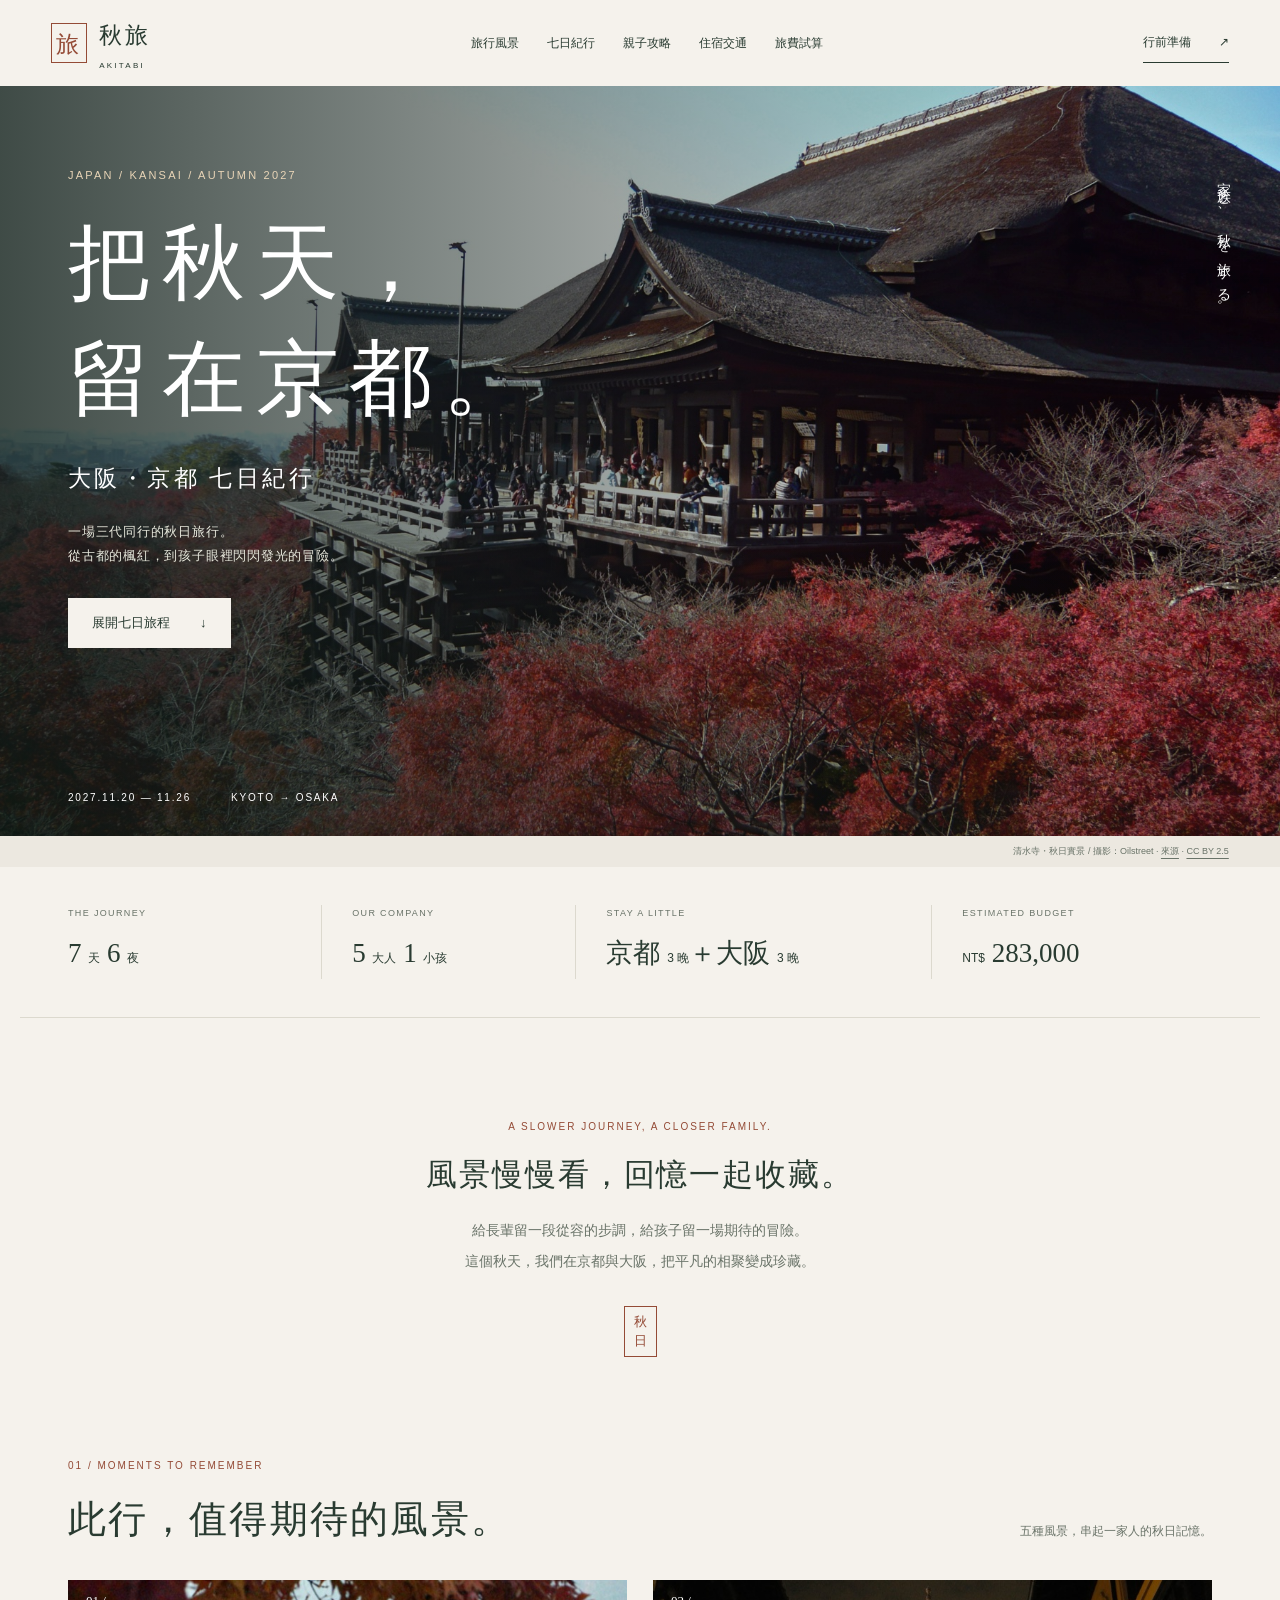
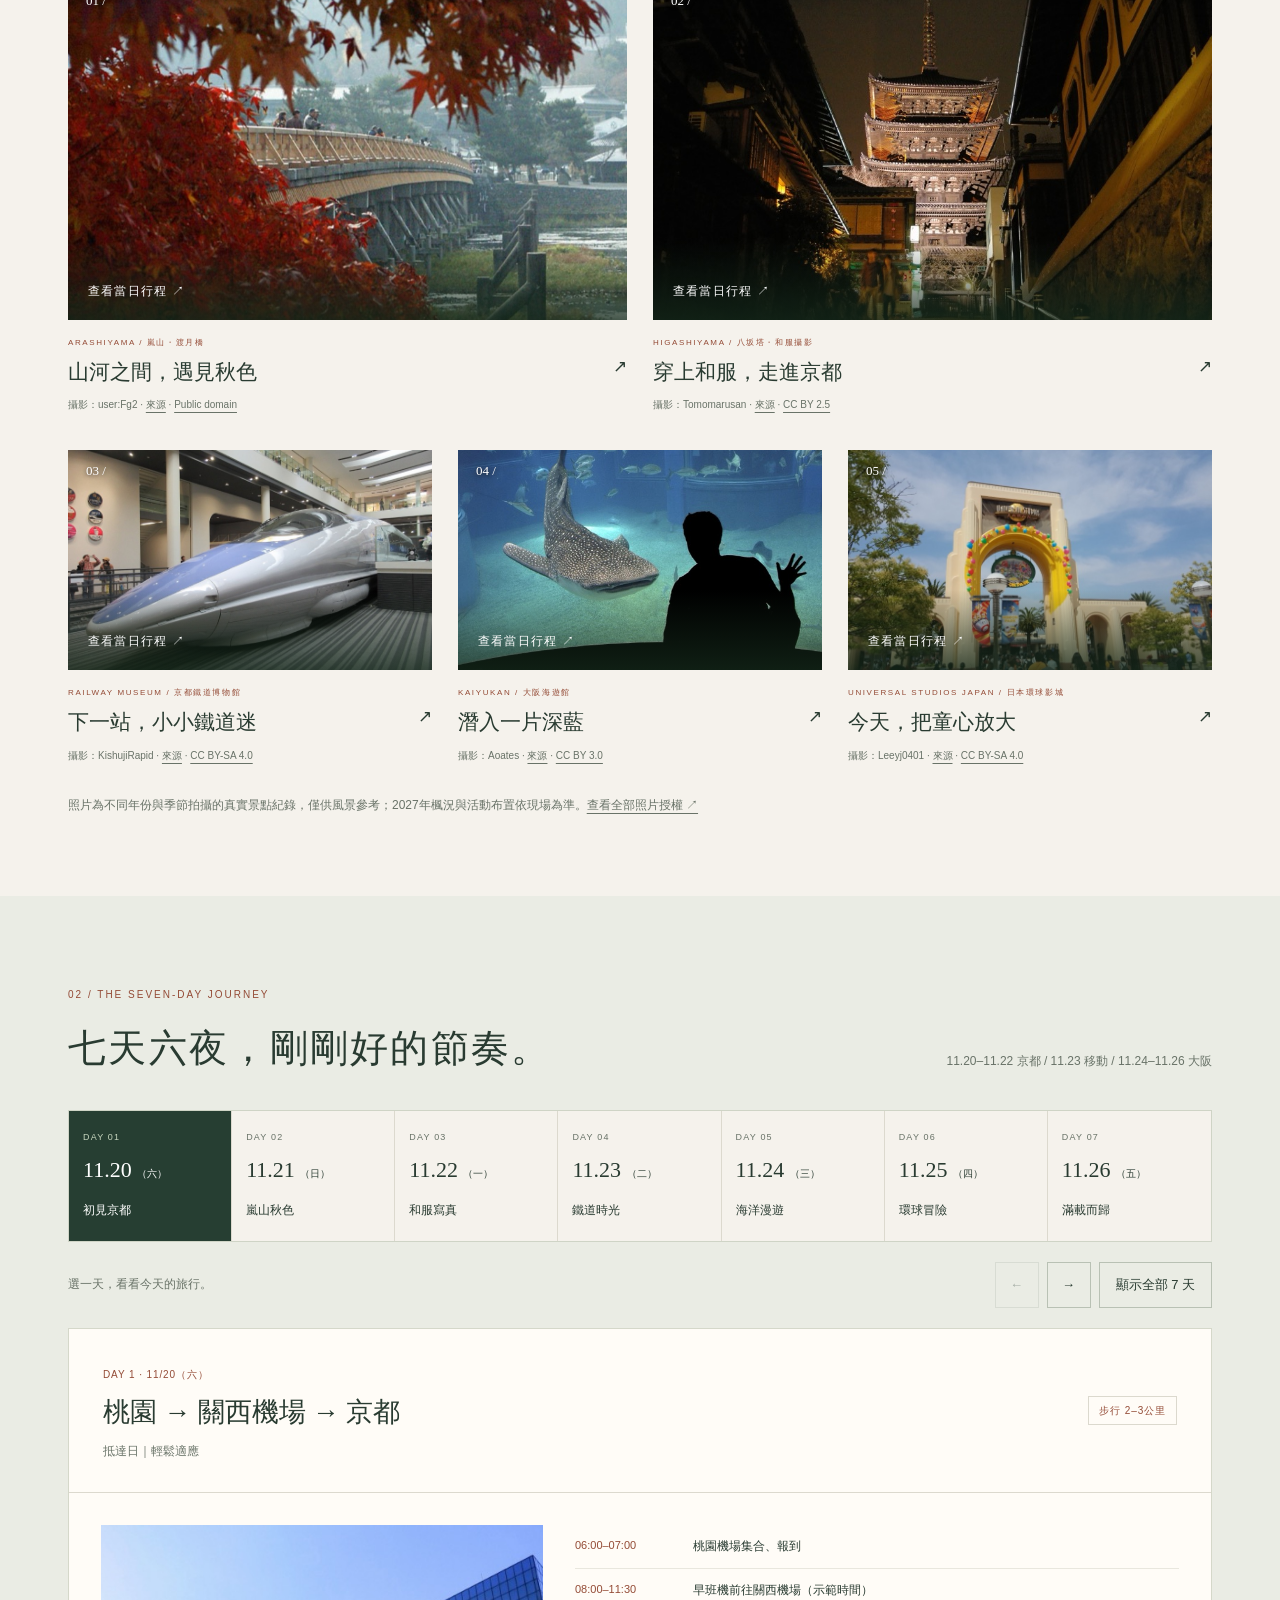
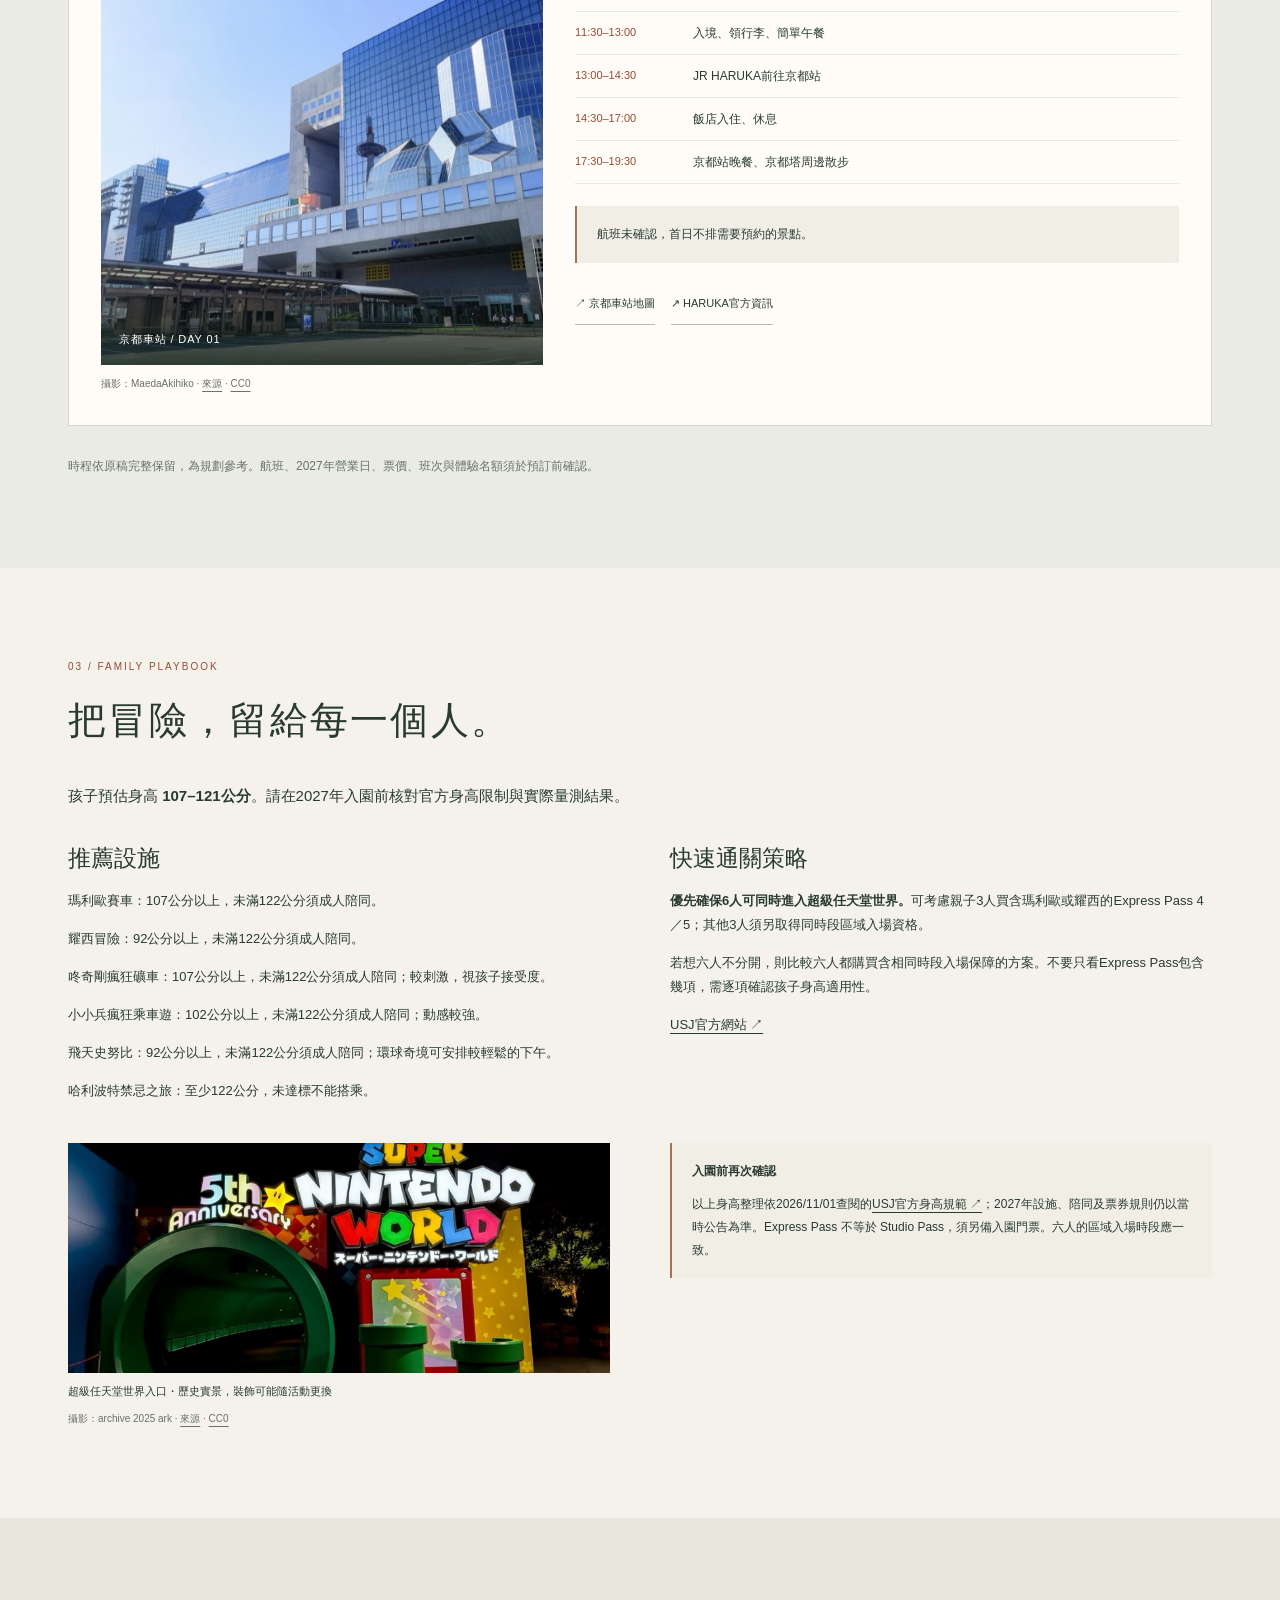
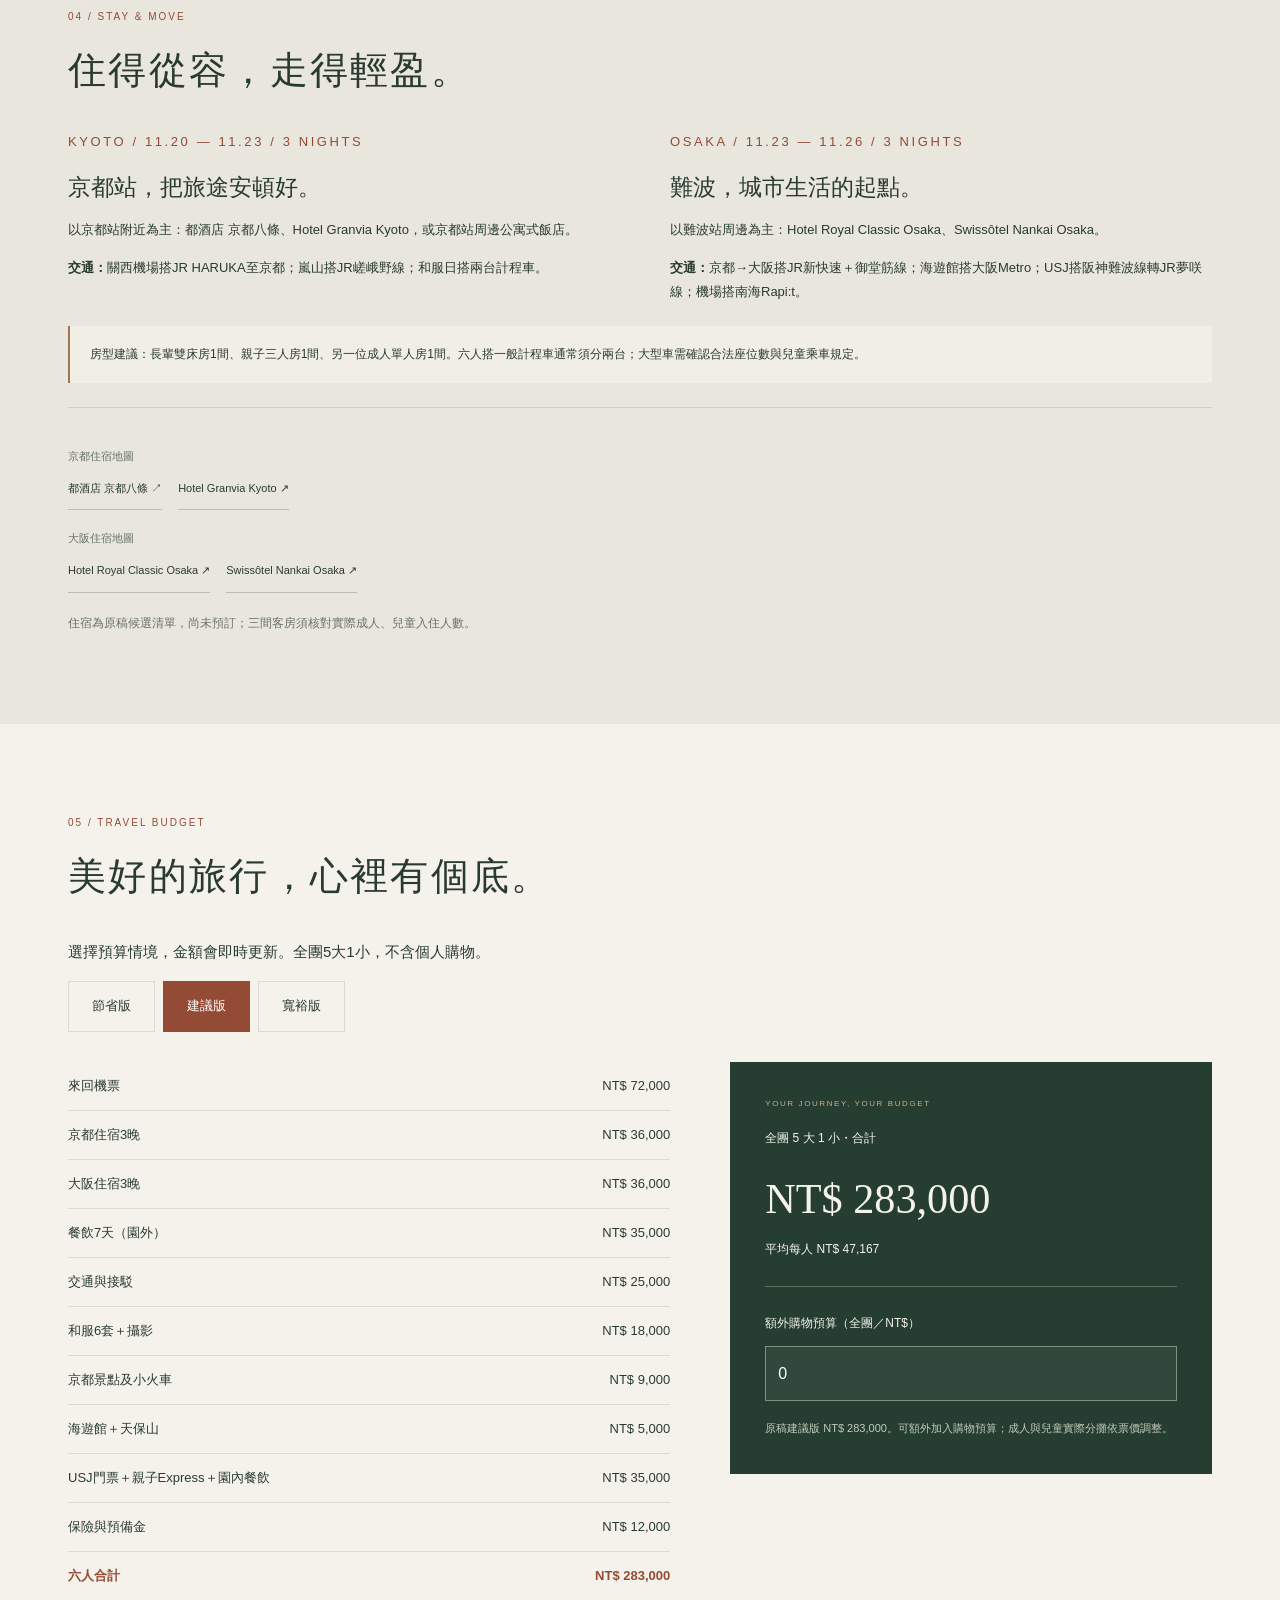
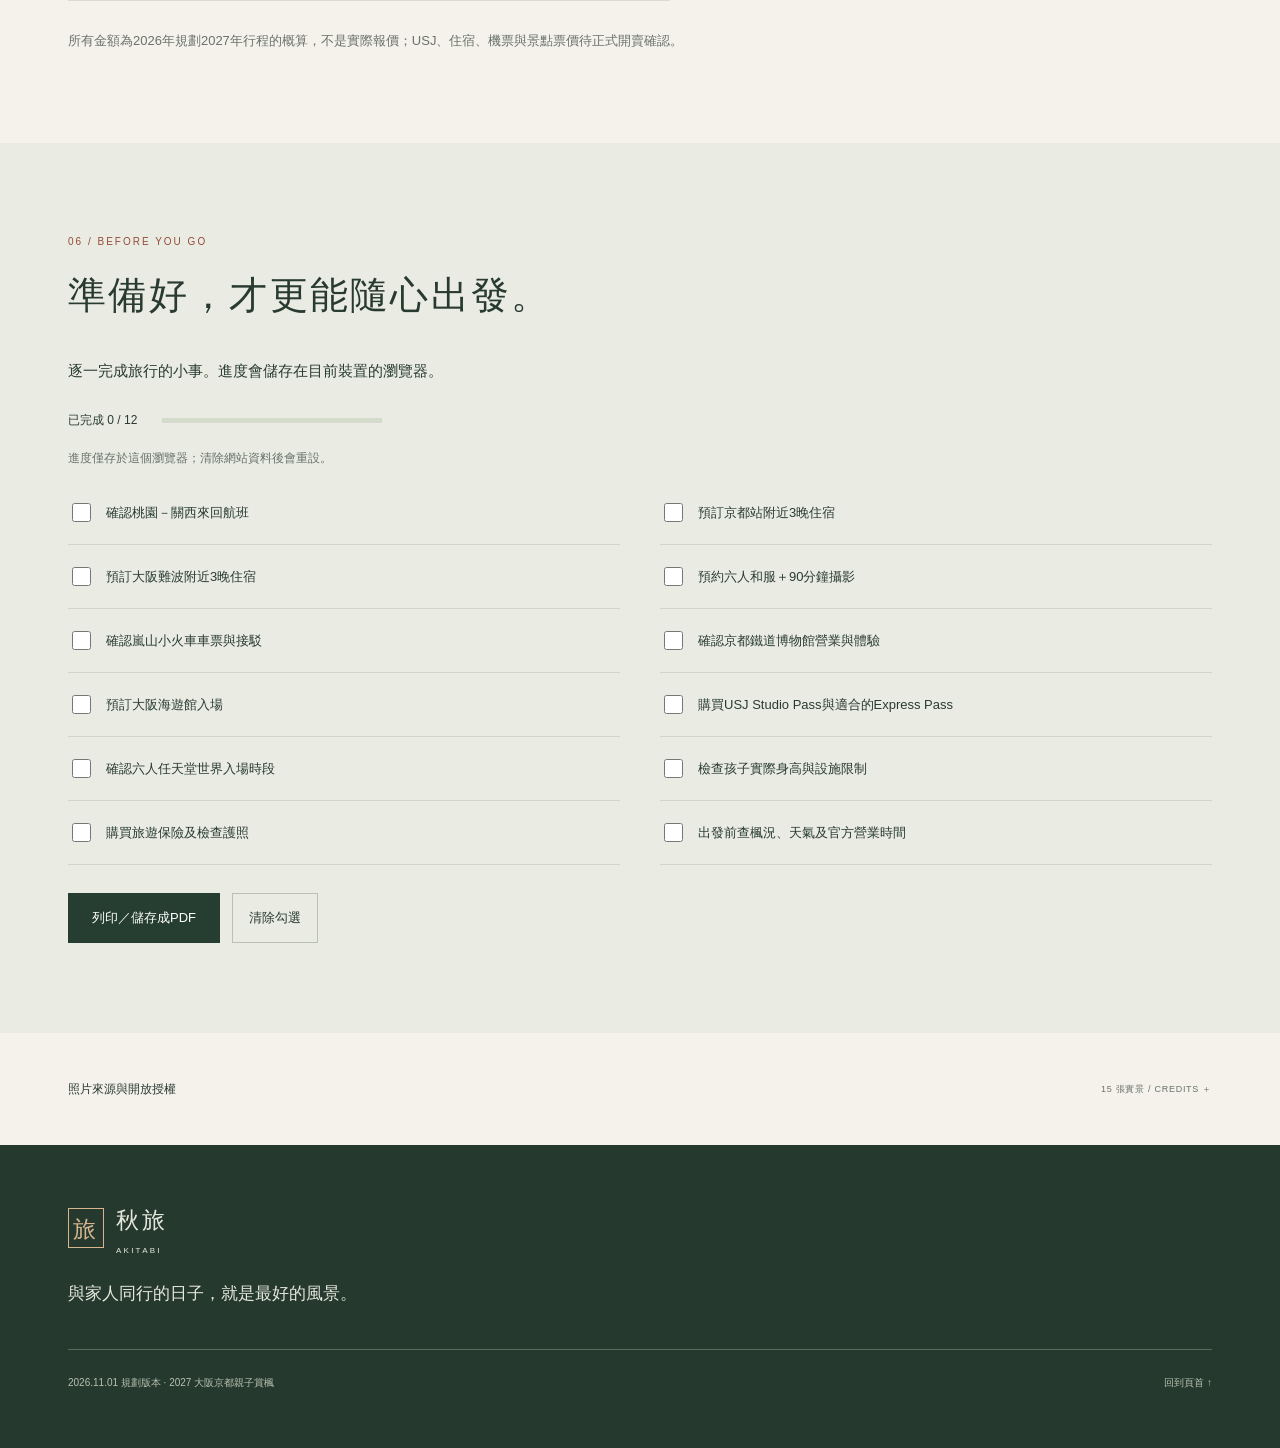
<file: index.html>
<!DOCTYPE html><html lang="zh-Hant"><head><meta charset="utf-8"/><meta name="viewport" content="width=device-width, initial-scale=1, viewport-fit=cover"/><meta name="theme-color" content="#f5f2ec"/><meta name="description" content="2027大阪京都7天6夜親子賞楓旅行：京都和服攝影、嵐山小火車、鐵道博物館、海遊館、USJ，完整時程、住宿交通與預算。"/><title>秋旅 AKITABI｜2027 大阪・京都 七日紀行</title><link rel="icon" href="assets/favicon.svg" type="image/svg+xml"/><link rel="stylesheet" href="assets/style.css"/><script src="assets/app.js" defer></script></head><body><a class="skip-link" href="#overview">跳至行程內容</a><div class="masthead"><a class="brand" href="#top"><span class="brand-mark">旅</span><span>秋旅 <small>AKITABI</small></span></a><nav class="top-nav" aria-label="主要導覽"><a href="#gallery">旅行風景</a><a href="#overview">七日紀行</a><a href="#usj">親子攻略</a><a href="#hotel">住宿交通</a><a href="#budget">旅費試算</a></nav><a class="nav-cta" href="#checklist">行前準備 <span>↗</span></a></div><header class="hero" id="top"><div class="hero-image"><img src="assets/images/kiyomizu.jpg" srcset="assets/images/kiyomizu-small.jpg 800w, assets/images/kiyomizu.jpg 1800w" sizes="100vw" width="1800" height="1200" alt="清水寺・秋色實景照片" loading="eager" decoding="async" fetchpriority=high onerror="this.onerror=null;this.removeAttribute('srcset');this.src='data:image/svg+xml,%3Csvg%20xmlns%3D%22http%3A//www.w3.org/2000/svg%22%20viewBox%3D%220%200%201200%20800%22%3E%3Crect%20width%3D%221200%22%20height%3D%22800%22%20fill%3D%22%23ded8cd%22/%3E%3Cpath%20d%3D%22M0%20650L350%20300%20600%20550%20850%20250%201200%20650%22%20fill%3D%22none%22%20stroke%3D%22%23a59a86%22%20stroke-width%3D%222%22/%3E%3Ctext%20x%3D%22600%22%20y%3D%22710%22%20text-anchor%3D%22middle%22%20fill%3D%22%235f6457%22%20font-size%3D%2224%22%20font-family%3D%22sans-serif%22%3E%E5%9C%96%E7%89%87%E6%9A%AB%E6%99%82%E7%84%A1%E6%B3%95%E9%A1%AF%E7%A4%BA%20%C2%B7%20%E8%AB%8B%E7%B9%BC%E7%BA%8C%E9%96%B1%E8%AE%80%E8%A1%8C%E7%A8%8B%3C/text%3E%3C/svg%3E';this.dataset.fallback='true'"/></div><div class="hero-shade"></div><div class="hero-content"><p class="eyebrow">JAPAN / KANSAI / AUTUMN 2027</p><h1>把秋天，<br/>留在京都。</h1><p class="hero-subtitle">大阪・京都 七日紀行</p><p class="hero-description">一場三代同行的秋日旅行。<br/>從古都的楓紅，到孩子眼裡閃閃發光的冒險。</p><a class="button hero-button" href="#overview">展開七日旅程 <span>↓</span></a></div><div class="hero-bottom"><span>2027.11.20 — 11.26</span><span>KYOTO → OSAKA</span></div><div class="vertical-note" aria-hidden="true">家族と、秋を旅する。</div></header><div class="hero-credit">清水寺・秋日實景 / <span class="credit">攝影：Oilstreet · <a href="https://commons.wikimedia.org/wiki/File:Kiyomizu-dera_in_Kyoto-r.jpg" target="_blank" rel="noopener noreferrer">來源</a> · <a href="https://creativecommons.org/licenses/by/2.5" target="_blank" rel="noopener noreferrer">CC BY 2.5</a></span></div><main><div class="trip-facts"><div><small>THE JOURNEY</small><strong>7 <span>天</span> 6 <span>夜</span></strong></div><div><small>OUR COMPANY</small><strong>5 <span>大人</span> 1 <span>小孩</span></strong></div><div><small>STAY A LITTLE</small><strong>京都 <span>3 晚</span>＋大阪 <span>3 晚</span></strong></div><div><small>ESTIMATED BUDGET</small><strong><span>NT$</span> 283,000</strong></div></div><section class="container intro"><p class="eyebrow">A SLOWER JOURNEY, A CLOSER FAMILY.</p><h2>風景慢慢看，回憶一起收藏。</h2><p>給長輩留一段從容的步調，給孩子留一場期待的冒險。<br class="desktop-only"/>這個秋天，我們在京都與大阪，把平凡的相聚變成珍藏。</p><span class="seal" aria-hidden="true">秋<br/>日</span></section><section class="container" id="gallery"><div class="section-heading"><div><p class="eyebrow">01 / MOMENTS TO REMEMBER</p><h2>此行，值得期待的風景。</h2></div><p>五種風景，串起一家人的秋日記憶。</p></div><div class="gallery-grid"><div class="gallery-card"><a class="gallery-image" href="#day2"><img src="assets/images/arashiyama.jpg" srcset="assets/images/arashiyama-small.jpg 800w, assets/images/arashiyama.jpg 1800w" sizes="(max-width: 700px) 100vw, 60vw" width="1800" height="1200" alt="嵐山・渡月橋實景照片" loading="lazy" decoding="async"  onerror="this.onerror=null;this.removeAttribute('srcset');this.src='data:image/svg+xml,%3Csvg%20xmlns%3D%22http%3A//www.w3.org/2000/svg%22%20viewBox%3D%220%200%201200%20800%22%3E%3Crect%20width%3D%221200%22%20height%3D%22800%22%20fill%3D%22%23ded8cd%22/%3E%3Cpath%20d%3D%22M0%20650L350%20300%20600%20550%20850%20250%201200%20650%22%20fill%3D%22none%22%20stroke%3D%22%23a59a86%22%20stroke-width%3D%222%22/%3E%3Ctext%20x%3D%22600%22%20y%3D%22710%22%20text-anchor%3D%22middle%22%20fill%3D%22%235f6457%22%20font-size%3D%2224%22%20font-family%3D%22sans-serif%22%3E%E5%9C%96%E7%89%87%E6%9A%AB%E6%99%82%E7%84%A1%E6%B3%95%E9%A1%AF%E7%A4%BA%20%C2%B7%20%E8%AB%8B%E7%B9%BC%E7%BA%8C%E9%96%B1%E8%AE%80%E8%A1%8C%E7%A8%8B%3C/text%3E%3C/svg%3E';this.dataset.fallback='true'"/><span class="photo-index">01 /</span><span class="gallery-overlay">查看當日行程 ↗</span></a><p class="eyebrow">ARASHIYAMA / 嵐山・渡月橋</p><h3><a href="#day2">山河之間，遇見秋色 <span>↗</span></a></h3><span class="credit">攝影：user:Fg2 · <a href="https://commons.wikimedia.org/wiki/File:Togetsukyo0270.jpg" target="_blank" rel="noopener noreferrer">來源</a> · <a href="https://commons.wikimedia.org/wiki/Commons:Public_domain" target="_blank" rel="noopener noreferrer">Public domain</a></span></div><div class="gallery-card"><a class="gallery-image" href="#day3"><img src="assets/images/yasaka.jpg" srcset="assets/images/yasaka-small.jpg 800w, assets/images/yasaka.jpg 1800w" sizes="(max-width: 700px) 100vw, 60vw" width="1800" height="1200" alt="東山・八坂塔實景照片" loading="lazy" decoding="async"  onerror="this.onerror=null;this.removeAttribute('srcset');this.src='data:image/svg+xml,%3Csvg%20xmlns%3D%22http%3A//www.w3.org/2000/svg%22%20viewBox%3D%220%200%201200%20800%22%3E%3Crect%20width%3D%221200%22%20height%3D%22800%22%20fill%3D%22%23ded8cd%22/%3E%3Cpath%20d%3D%22M0%20650L350%20300%20600%20550%20850%20250%201200%20650%22%20fill%3D%22none%22%20stroke%3D%22%23a59a86%22%20stroke-width%3D%222%22/%3E%3Ctext%20x%3D%22600%22%20y%3D%22710%22%20text-anchor%3D%22middle%22%20fill%3D%22%235f6457%22%20font-size%3D%2224%22%20font-family%3D%22sans-serif%22%3E%E5%9C%96%E7%89%87%E6%9A%AB%E6%99%82%E7%84%A1%E6%B3%95%E9%A1%AF%E7%A4%BA%20%C2%B7%20%E8%AB%8B%E7%B9%BC%E7%BA%8C%E9%96%B1%E8%AE%80%E8%A1%8C%E7%A8%8B%3C/text%3E%3C/svg%3E';this.dataset.fallback='true'"/><span class="photo-index">02 /</span><span class="gallery-overlay">查看當日行程 ↗</span></a><p class="eyebrow">HIGASHIYAMA / 八坂塔・和服攝影</p><h3><a href="#day3">穿上和服，走進京都 <span>↗</span></a></h3><span class="credit">攝影：Tomomarusan · <a href="https://commons.wikimedia.org/wiki/File:Yasakanoto_Hokanji-temple_Kyoto.jpg" target="_blank" rel="noopener noreferrer">來源</a> · <a href="https://creativecommons.org/licenses/by/2.5" target="_blank" rel="noopener noreferrer">CC BY 2.5</a></span></div><div class="gallery-card"><a class="gallery-image" href="#day4"><img src="assets/images/shinkansen.jpg" srcset="assets/images/shinkansen-small.jpg 800w, assets/images/shinkansen.jpg 1800w" sizes="(max-width: 700px) 100vw, 60vw" width="1800" height="1200" alt="京都鐵道博物館・新幹線實景照片" loading="lazy" decoding="async"  onerror="this.onerror=null;this.removeAttribute('srcset');this.src='data:image/svg+xml,%3Csvg%20xmlns%3D%22http%3A//www.w3.org/2000/svg%22%20viewBox%3D%220%200%201200%20800%22%3E%3Crect%20width%3D%221200%22%20height%3D%22800%22%20fill%3D%22%23ded8cd%22/%3E%3Cpath%20d%3D%22M0%20650L350%20300%20600%20550%20850%20250%201200%20650%22%20fill%3D%22none%22%20stroke%3D%22%23a59a86%22%20stroke-width%3D%222%22/%3E%3Ctext%20x%3D%22600%22%20y%3D%22710%22%20text-anchor%3D%22middle%22%20fill%3D%22%235f6457%22%20font-size%3D%2224%22%20font-family%3D%22sans-serif%22%3E%E5%9C%96%E7%89%87%E6%9A%AB%E6%99%82%E7%84%A1%E6%B3%95%E9%A1%AF%E7%A4%BA%20%C2%B7%20%E8%AB%8B%E7%B9%BC%E7%BA%8C%E9%96%B1%E8%AE%80%E8%A1%8C%E7%A8%8B%3C/text%3E%3C/svg%3E';this.dataset.fallback='true'"/><span class="photo-index">03 /</span><span class="gallery-overlay">查看當日行程 ↗</span></a><p class="eyebrow">RAILWAY MUSEUM / 京都鐵道博物館</p><h3><a href="#day4">下一站，小小鐵道迷 <span>↗</span></a></h3><span class="credit">攝影：KishujiRapid · <a href="https://commons.wikimedia.org/wiki/File:Kyoto_Railway_Museum_Shinkansen_Series_500_car_521-1.jpg" target="_blank" rel="noopener noreferrer">來源</a> · <a href="https://creativecommons.org/licenses/by-sa/4.0" target="_blank" rel="noopener noreferrer">CC BY-SA 4.0</a></span></div><div class="gallery-card"><a class="gallery-image" href="#day5"><img src="assets/images/whaleshark.jpg" srcset="assets/images/whaleshark-small.jpg 800w, assets/images/whaleshark.jpg 1800w" sizes="(max-width: 700px) 100vw, 60vw" width="1800" height="1200" alt="海遊館・鯨鯊實景照片" loading="lazy" decoding="async"  onerror="this.onerror=null;this.removeAttribute('srcset');this.src='data:image/svg+xml,%3Csvg%20xmlns%3D%22http%3A//www.w3.org/2000/svg%22%20viewBox%3D%220%200%201200%20800%22%3E%3Crect%20width%3D%221200%22%20height%3D%22800%22%20fill%3D%22%23ded8cd%22/%3E%3Cpath%20d%3D%22M0%20650L350%20300%20600%20550%20850%20250%201200%20650%22%20fill%3D%22none%22%20stroke%3D%22%23a59a86%22%20stroke-width%3D%222%22/%3E%3Ctext%20x%3D%22600%22%20y%3D%22710%22%20text-anchor%3D%22middle%22%20fill%3D%22%235f6457%22%20font-size%3D%2224%22%20font-family%3D%22sans-serif%22%3E%E5%9C%96%E7%89%87%E6%9A%AB%E6%99%82%E7%84%A1%E6%B3%95%E9%A1%AF%E7%A4%BA%20%C2%B7%20%E8%AB%8B%E7%B9%BC%E7%BA%8C%E9%96%B1%E8%AE%80%E8%A1%8C%E7%A8%8B%3C/text%3E%3C/svg%3E';this.dataset.fallback='true'"/><span class="photo-index">04 /</span><span class="gallery-overlay">查看當日行程 ↗</span></a><p class="eyebrow">KAIYUKAN / 大阪海遊館</p><h3><a href="#day5">潛入一片深藍 <span>↗</span></a></h3><span class="credit">攝影：Aoates · <a href="https://commons.wikimedia.org/wiki/File:Whale_Shark_-_Osaka_Aquarium.jpg" target="_blank" rel="noopener noreferrer">來源</a> · <a href="https://creativecommons.org/licenses/by/3.0" target="_blank" rel="noopener noreferrer">CC BY 3.0</a></span></div><div class="gallery-card"><a class="gallery-image" href="#day6"><img src="assets/images/usj.jpg" srcset="assets/images/usj-small.jpg 800w, assets/images/usj.jpg 1800w" sizes="(max-width: 700px) 100vw, 60vw" width="1800" height="1200" alt="日本環球影城實景照片" loading="lazy" decoding="async"  onerror="this.onerror=null;this.removeAttribute('srcset');this.src='data:image/svg+xml,%3Csvg%20xmlns%3D%22http%3A//www.w3.org/2000/svg%22%20viewBox%3D%220%200%201200%20800%22%3E%3Crect%20width%3D%221200%22%20height%3D%22800%22%20fill%3D%22%23ded8cd%22/%3E%3Cpath%20d%3D%22M0%20650L350%20300%20600%20550%20850%20250%201200%20650%22%20fill%3D%22none%22%20stroke%3D%22%23a59a86%22%20stroke-width%3D%222%22/%3E%3Ctext%20x%3D%22600%22%20y%3D%22710%22%20text-anchor%3D%22middle%22%20fill%3D%22%235f6457%22%20font-size%3D%2224%22%20font-family%3D%22sans-serif%22%3E%E5%9C%96%E7%89%87%E6%9A%AB%E6%99%82%E7%84%A1%E6%B3%95%E9%A1%AF%E7%A4%BA%20%C2%B7%20%E8%AB%8B%E7%B9%BC%E7%BA%8C%E9%96%B1%E8%AE%80%E8%A1%8C%E7%A8%8B%3C/text%3E%3C/svg%3E';this.dataset.fallback='true'"/><span class="photo-index">05 /</span><span class="gallery-overlay">查看當日行程 ↗</span></a><p class="eyebrow">UNIVERSAL STUDIOS JAPAN / 日本環球影城</p><h3><a href="#day6">今天，把童心放大 <span>↗</span></a></h3><span class="credit">攝影：Leeyj0401 · <a href="https://commons.wikimedia.org/wiki/File:Universal_Studios_in_Japan.jpg" target="_blank" rel="noopener noreferrer">來源</a> · <a href="https://creativecommons.org/licenses/by-sa/4.0" target="_blank" rel="noopener noreferrer">CC BY-SA 4.0</a></span></div></div><p class="fine">照片為不同年份與季節拍攝的真實景點紀錄，僅供風景參考；2027年楓況與活動布置依現場為準。<a href="#credits">查看全部照片授權 ↗</a></p></section><section class="itinerary-section" id="overview"><div class="container"><div class="section-heading"><div><p class="eyebrow">02 / THE SEVEN-DAY JOURNEY</p><h2>七天六夜，剛剛好的節奏。</h2></div><p>11.20–11.22 京都 / 11.23 移動 / 11.24–11.26 大阪</p></div><nav class="date-bar" aria-label="選擇行程日期"><a href="#day1" class="date-link" data-day="1" aria-label="第1天 11月20日 初見京都"><small>DAY 01</small><b>11.20 <span>（六）</span></b><span>初見京都</span></a><a href="#day2" class="date-link" data-day="2" aria-label="第2天 11月21日 嵐山秋色"><small>DAY 02</small><b>11.21 <span>（日）</span></b><span>嵐山秋色</span></a><a href="#day3" class="date-link" data-day="3" aria-label="第3天 11月22日 和服寫真"><small>DAY 03</small><b>11.22 <span>（一）</span></b><span>和服寫真</span></a><a href="#day4" class="date-link" data-day="4" aria-label="第4天 11月23日 鐵道時光"><small>DAY 04</small><b>11.23 <span>（二）</span></b><span>鐵道時光</span></a><a href="#day5" class="date-link" data-day="5" aria-label="第5天 11月24日 海洋漫遊"><small>DAY 05</small><b>11.24 <span>（三）</span></b><span>海洋漫遊</span></a><a href="#day6" class="date-link" data-day="6" aria-label="第6天 11月25日 環球冒險"><small>DAY 06</small><b>11.25 <span>（四）</span></b><span>環球冒險</span></a><a href="#day7" class="date-link" data-day="7" aria-label="第7天 11月26日 滿載而歸"><small>DAY 07</small><b>11.26 <span>（五）</span></b><span>滿載而歸</span></a></nav><div class="itinerary-toolbar"><p>選一天，看看今天的旅行。</p><div><button id="previousDay" class="icon-button" aria-label="前一天">←</button><button id="nextDay" class="icon-button" aria-label="後一天">→</button><button id="showAll" class="button-outline" aria-pressed="false">顯示全部 7 天</button></div></div><noscript><p class="note">JavaScript 未啟用：以下仍可閱讀全部行程；預算切換與儲存勾選需啟用 JavaScript。</p></noscript><div id="days"><article class="day" id="day1" tabindex="-1" aria-label="第1天行程"><div class="day-head"><div><span class="pill">DAY 1 · 11/20（六）</span><h3>桃園 → 關西機場 → 京都</h3><p>抵達日｜輕鬆適應</p></div><span class="pill">步行 2–3公里</span></div><div class="day-layout"><div class="day-visual"><figure><img src="assets/images/station.jpg" srcset="assets/images/station-small.jpg 800w, assets/images/station.jpg 1800w" sizes="(max-width: 700px) 100vw, 60vw" width="1800" height="1200" alt="京都車站實景照片" loading="lazy" decoding="async"  onerror="this.onerror=null;this.removeAttribute('srcset');this.src='data:image/svg+xml,%3Csvg%20xmlns%3D%22http%3A//www.w3.org/2000/svg%22%20viewBox%3D%220%200%201200%20800%22%3E%3Crect%20width%3D%221200%22%20height%3D%22800%22%20fill%3D%22%23ded8cd%22/%3E%3Cpath%20d%3D%22M0%20650L350%20300%20600%20550%20850%20250%201200%20650%22%20fill%3D%22none%22%20stroke%3D%22%23a59a86%22%20stroke-width%3D%222%22/%3E%3Ctext%20x%3D%22600%22%20y%3D%22710%22%20text-anchor%3D%22middle%22%20fill%3D%22%235f6457%22%20font-size%3D%2224%22%20font-family%3D%22sans-serif%22%3E%E5%9C%96%E7%89%87%E6%9A%AB%E6%99%82%E7%84%A1%E6%B3%95%E9%A1%AF%E7%A4%BA%20%C2%B7%20%E8%AB%8B%E7%B9%BC%E7%BA%8C%E9%96%B1%E8%AE%80%E8%A1%8C%E7%A8%8B%3C/text%3E%3C/svg%3E';this.dataset.fallback='true'"/><figcaption>京都車站 / DAY 01</figcaption></figure><span class="credit">攝影：MaedaAkihiko · <a href="https://commons.wikimedia.org/wiki/File:Kyoto-STA_Central.jpg" target="_blank" rel="noopener noreferrer">來源</a> · <a href="https://creativecommons.org/publicdomain/zero/1.0/deed.en" target="_blank" rel="noopener noreferrer">CC0</a></span></div><div class="day-body"><table class="schedule"><tr><td>06:00–07:00</td><td>桃園機場集合、報到</td></tr><tr><td>08:00–11:30</td><td>早班機前往關西機場（示範時間）</td></tr><tr><td>11:30–13:00</td><td>入境、領行李、簡單午餐</td></tr><tr><td>13:00–14:30</td><td>JR HARUKA前往京都站</td></tr><tr><td>14:30–17:00</td><td>飯店入住、休息</td></tr><tr><td>17:30–19:30</td><td>京都站晚餐、京都塔周邊散步</td></tr></table><div class="note">航班未確認，首日不排需要預約的景點。</div><div class="day-links"><a href="https://www.google.com/maps/search/?api=1&amp;query=Kyoto%20Station%20Kyoto" rel="noopener noreferrer" target="_blank">↗ 京都車站地圖</a><a href="https://www.westjr.co.jp/global/tc/ticket/pass/one_way/haruka/" rel="noopener noreferrer" target="_blank">↗ HARUKA官方資訊</a></div></div></div></article><article class="day" id="day2" tabindex="-1" aria-label="第2天行程"><div class="day-head"><div><span class="pill">DAY 2 · 11/21（日）</span><h3>嵐山賞楓・天龍寺・觀光小火車</h3><p>京都秋景＋親子鐵道</p></div><span class="pill">步行 5–7公里</span></div><div class="day-layout"><div class="day-visual"><figure><img src="assets/images/arashiyama.jpg" srcset="assets/images/arashiyama-small.jpg 800w, assets/images/arashiyama.jpg 1800w" sizes="(max-width: 700px) 100vw, 60vw" width="1800" height="1200" alt="嵐山・渡月橋實景照片" loading="lazy" decoding="async"  onerror="this.onerror=null;this.removeAttribute('srcset');this.src='data:image/svg+xml,%3Csvg%20xmlns%3D%22http%3A//www.w3.org/2000/svg%22%20viewBox%3D%220%200%201200%20800%22%3E%3Crect%20width%3D%221200%22%20height%3D%22800%22%20fill%3D%22%23ded8cd%22/%3E%3Cpath%20d%3D%22M0%20650L350%20300%20600%20550%20850%20250%201200%20650%22%20fill%3D%22none%22%20stroke%3D%22%23a59a86%22%20stroke-width%3D%222%22/%3E%3Ctext%20x%3D%22600%22%20y%3D%22710%22%20text-anchor%3D%22middle%22%20fill%3D%22%235f6457%22%20font-size%3D%2224%22%20font-family%3D%22sans-serif%22%3E%E5%9C%96%E7%89%87%E6%9A%AB%E6%99%82%E7%84%A1%E6%B3%95%E9%A1%AF%E7%A4%BA%20%C2%B7%20%E8%AB%8B%E7%B9%BC%E7%BA%8C%E9%96%B1%E8%AE%80%E8%A1%8C%E7%A8%8B%3C/text%3E%3C/svg%3E';this.dataset.fallback='true'"/><figcaption>嵐山・渡月橋 / DAY 02</figcaption></figure><span class="credit">攝影：user:Fg2 · <a href="https://commons.wikimedia.org/wiki/File:Togetsukyo0270.jpg" target="_blank" rel="noopener noreferrer">來源</a> · <a href="https://commons.wikimedia.org/wiki/Commons:Public_domain" target="_blank" rel="noopener noreferrer">Public domain</a></span></div><div class="day-body"><table class="schedule"><tr><td>07:00–08:30</td><td>早餐，京都站搭JR至嵯峨嵐山站</td></tr><tr><td>08:30–09:30</td><td>渡月橋、桂川河岸賞楓</td></tr><tr><td>09:30–09:45</td><td>飲水及洗手間休息</td></tr><tr><td>09:45–11:00</td><td>天龍寺庭園</td></tr><tr><td>11:00–11:40</td><td>竹林入口散步</td></tr><tr><td>11:45–13:00</td><td>嵐山午餐、休息</td></tr><tr><td>13:00–13:40</td><td>前往小火車嵯峨站</td></tr><tr><td>14:00–14:30</td><td>嵯峨野觀光小火車（暫定班次）</td></tr><tr><td>14:30–16:00</td><td>小火車龜岡站附近接駁返回京都</td></tr><tr><td>17:30–19:00</td><td>京都晚餐</td></tr></table><div class="note">星期日嵐山車潮多，去程優先JR。小火車班次、車票開賣及合法接駁點需預約確認。</div><div class="day-links"><a href="https://www.google.com/maps/search/?api=1&amp;query=Togetsukyo%20Bridge%20Kyoto" rel="noopener noreferrer" target="_blank">↗ 渡月橋導航</a><a href="https://www.google.com/maps/search/?api=1&amp;query=Tenryu-ji%20Kyoto" rel="noopener noreferrer" target="_blank">↗ 天龍寺導航</a><a href="https://www.sagano-kanko.co.jp/" rel="noopener noreferrer" target="_blank">↗ 嵯峨野小火車官網</a></div></div></div><div class="detail-strip"><figure><img src="assets/images/sagano.jpg" srcset="assets/images/sagano-small.jpg 800w, assets/images/sagano.jpg 1800w" sizes="(max-width: 700px) 100vw, 60vw" width="1800" height="1200" alt="嵯峨野小火車・秋景實景照片" loading="lazy" decoding="async"  onerror="this.onerror=null;this.removeAttribute('srcset');this.src='data:image/svg+xml,%3Csvg%20xmlns%3D%22http%3A//www.w3.org/2000/svg%22%20viewBox%3D%220%200%201200%20800%22%3E%3Crect%20width%3D%221200%22%20height%3D%22800%22%20fill%3D%22%23ded8cd%22/%3E%3Cpath%20d%3D%22M0%20650L350%20300%20600%20550%20850%20250%201200%20650%22%20fill%3D%22none%22%20stroke%3D%22%23a59a86%22%20stroke-width%3D%222%22/%3E%3Ctext%20x%3D%22600%22%20y%3D%22710%22%20text-anchor%3D%22middle%22%20fill%3D%22%235f6457%22%20font-size%3D%2224%22%20font-family%3D%22sans-serif%22%3E%E5%9C%96%E7%89%87%E6%9A%AB%E6%99%82%E7%84%A1%E6%B3%95%E9%A1%AF%E7%A4%BA%20%C2%B7%20%E8%AB%8B%E7%B9%BC%E7%BA%8C%E9%96%B1%E8%AE%80%E8%A1%8C%E7%A8%8B%3C/text%3E%3C/svg%3E';this.dataset.fallback='true'"/><figcaption>嵯峨野小火車・秋景</figcaption><span class="credit">攝影：Takeshi Kuboki from Amagasaki, Japan · <a href="https://commons.wikimedia.org/wiki/File:Autumn_foliage_2012_(8252583379).jpg" target="_blank" rel="noopener noreferrer">來源</a> · <a href="https://creativecommons.org/licenses/by/2.0" target="_blank" rel="noopener noreferrer">CC BY 2.0</a></span></figure><figure><img src="assets/images/tenryuji.jpg" srcset="assets/images/tenryuji-small.jpg 800w, assets/images/tenryuji.jpg 1800w" sizes="(max-width: 700px) 100vw, 60vw" width="1800" height="1200" alt="天龍寺庭園實景照片" loading="lazy" decoding="async"  onerror="this.onerror=null;this.removeAttribute('srcset');this.src='data:image/svg+xml,%3Csvg%20xmlns%3D%22http%3A//www.w3.org/2000/svg%22%20viewBox%3D%220%200%201200%20800%22%3E%3Crect%20width%3D%221200%22%20height%3D%22800%22%20fill%3D%22%23ded8cd%22/%3E%3Cpath%20d%3D%22M0%20650L350%20300%20600%20550%20850%20250%201200%20650%22%20fill%3D%22none%22%20stroke%3D%22%23a59a86%22%20stroke-width%3D%222%22/%3E%3Ctext%20x%3D%22600%22%20y%3D%22710%22%20text-anchor%3D%22middle%22%20fill%3D%22%235f6457%22%20font-size%3D%2224%22%20font-family%3D%22sans-serif%22%3E%E5%9C%96%E7%89%87%E6%9A%AB%E6%99%82%E7%84%A1%E6%B3%95%E9%A1%AF%E7%A4%BA%20%C2%B7%20%E8%AB%8B%E7%B9%BC%E7%BA%8C%E9%96%B1%E8%AE%80%E8%A1%8C%E7%A8%8B%3C/text%3E%3C/svg%3E';this.dataset.fallback='true'"/><figcaption>天龍寺庭園</figcaption><span class="credit">攝影：Gavin Anderson · <a href="https://commons.wikimedia.org/wiki/File:Garden_at_Tenryuji_Temple_3.jpg" target="_blank" rel="noopener noreferrer">來源</a> · <a href="https://creativecommons.org/licenses/by-sa/2.0" target="_blank" rel="noopener noreferrer">CC BY-SA 2.0</a></span></figure><figure><img src="assets/images/bamboo.jpg" srcset="assets/images/bamboo-small.jpg 800w, assets/images/bamboo.jpg 1800w" sizes="(max-width: 700px) 100vw, 60vw" width="1800" height="1200" alt="嵐山・竹林實景照片" loading="lazy" decoding="async"  onerror="this.onerror=null;this.removeAttribute('srcset');this.src='data:image/svg+xml,%3Csvg%20xmlns%3D%22http%3A//www.w3.org/2000/svg%22%20viewBox%3D%220%200%201200%20800%22%3E%3Crect%20width%3D%221200%22%20height%3D%22800%22%20fill%3D%22%23ded8cd%22/%3E%3Cpath%20d%3D%22M0%20650L350%20300%20600%20550%20850%20250%201200%20650%22%20fill%3D%22none%22%20stroke%3D%22%23a59a86%22%20stroke-width%3D%222%22/%3E%3Ctext%20x%3D%22600%22%20y%3D%22710%22%20text-anchor%3D%22middle%22%20fill%3D%22%235f6457%22%20font-size%3D%2224%22%20font-family%3D%22sans-serif%22%3E%E5%9C%96%E7%89%87%E6%9A%AB%E6%99%82%E7%84%A1%E6%B3%95%E9%A1%AF%E7%A4%BA%20%C2%B7%20%E8%AB%8B%E7%B9%BC%E7%BA%8C%E9%96%B1%E8%AE%80%E8%A1%8C%E7%A8%8B%3C/text%3E%3C/svg%3E';this.dataset.fallback='true'"/><figcaption>嵐山・竹林</figcaption><span class="credit">攝影：Basile Morin · <a href="https://commons.wikimedia.org/wiki/File:Bamboo_Forest,_Arashiyama,_Kyoto,_Japan.jpg" target="_blank" rel="noopener noreferrer">來源</a> · <a href="https://creativecommons.org/licenses/by-sa/4.0" target="_blank" rel="noopener noreferrer">CC BY-SA 4.0</a></span></figure></div></article><article class="day" id="day3" tabindex="-1" aria-label="第3天行程"><div class="day-head"><div><span class="pill">DAY 3 · 11/22（一）</span><h3>全家和服・八坂塔攝影・清水寺</h3><p>三代同堂紀念日</p></div><span class="pill">步行 3–5公里</span></div><div class="day-layout"><div class="day-visual"><figure><img src="assets/images/yasaka.jpg" srcset="assets/images/yasaka-small.jpg 800w, assets/images/yasaka.jpg 1800w" sizes="(max-width: 700px) 100vw, 60vw" width="1800" height="1200" alt="東山・八坂塔實景照片" loading="lazy" decoding="async"  onerror="this.onerror=null;this.removeAttribute('srcset');this.src='data:image/svg+xml,%3Csvg%20xmlns%3D%22http%3A//www.w3.org/2000/svg%22%20viewBox%3D%220%200%201200%20800%22%3E%3Crect%20width%3D%221200%22%20height%3D%22800%22%20fill%3D%22%23ded8cd%22/%3E%3Cpath%20d%3D%22M0%20650L350%20300%20600%20550%20850%20250%201200%20650%22%20fill%3D%22none%22%20stroke%3D%22%23a59a86%22%20stroke-width%3D%222%22/%3E%3Ctext%20x%3D%22600%22%20y%3D%22710%22%20text-anchor%3D%22middle%22%20fill%3D%22%235f6457%22%20font-size%3D%2224%22%20font-family%3D%22sans-serif%22%3E%E5%9C%96%E7%89%87%E6%9A%AB%E6%99%82%E7%84%A1%E6%B3%95%E9%A1%AF%E7%A4%BA%20%C2%B7%20%E8%AB%8B%E7%B9%BC%E7%BA%8C%E9%96%B1%E8%AE%80%E8%A1%8C%E7%A8%8B%3C/text%3E%3C/svg%3E';this.dataset.fallback='true'"/><figcaption>東山・八坂塔 / DAY 03</figcaption></figure><span class="credit">攝影：Tomomarusan · <a href="https://commons.wikimedia.org/wiki/File:Yasakanoto_Hokanji-temple_Kyoto.jpg" target="_blank" rel="noopener noreferrer">來源</a> · <a href="https://creativecommons.org/licenses/by/2.5" target="_blank" rel="noopener noreferrer">CC BY 2.5</a></span></div><div class="day-body"><table class="schedule"><tr><td>07:30–09:00</td><td>早餐，兩台計程車至東山和服店</td></tr><tr><td>09:00–10:30</td><td>六人挑選和服、著裝與造型</td></tr><tr><td>10:30–12:00</td><td>專業攝影：八坂塔、二年坂</td></tr><tr><td>12:00–13:00</td><td>午餐及休息</td></tr><tr><td>13:00–14:00</td><td>三年坂、清水寺周邊</td></tr><tr><td>14:00–15:00</td><td>歸還和服、換裝</td></tr><tr><td>15:00–16:00</td><td>視體力續逛清水寺或返回飯店</td></tr><tr><td>18:00–19:30</td><td>京都晚餐</td></tr></table><div class="note">優先詢問岡本和服租借、梨花和服等東山分店。確認兒童尺寸、6人同時著裝、攝影師90分鐘、照片交付與雨天政策。石階多，和服期間不宜走太遠。</div><div class="day-links"><a href="https://www.google.com/maps/search/?api=1&amp;query=Yasaka%20Pagoda%20Kyoto" rel="noopener noreferrer" target="_blank">↗ 八坂塔導航</a><a href="https://www.google.com/maps/search/?api=1&amp;query=Kiyomizu-dera%20Kyoto" rel="noopener noreferrer" target="_blank">↗ 清水寺導航</a><a href="https://www.okamoto-kimono.com/" rel="noopener noreferrer" target="_blank">↗ 岡本和服官方網站</a><a href="https://ewha-yifu.com/" rel="noopener noreferrer" target="_blank">↗ 梨花和服官方網站</a></div></div></div></article><article class="day" id="day4" tabindex="-1" aria-label="第4天行程"><div class="day-head"><div><span class="pill">DAY 4 · 11/23（二）</span><h3>京都鐵道博物館 → 大阪難波</h3><p>親子博物館＋移動日</p></div><span class="pill">步行 3–5公里</span></div><div class="day-layout"><div class="day-visual"><figure><img src="assets/images/shinkansen.jpg" srcset="assets/images/shinkansen-small.jpg 800w, assets/images/shinkansen.jpg 1800w" sizes="(max-width: 700px) 100vw, 60vw" width="1800" height="1200" alt="京都鐵道博物館・新幹線實景照片" loading="lazy" decoding="async"  onerror="this.onerror=null;this.removeAttribute('srcset');this.src='data:image/svg+xml,%3Csvg%20xmlns%3D%22http%3A//www.w3.org/2000/svg%22%20viewBox%3D%220%200%201200%20800%22%3E%3Crect%20width%3D%221200%22%20height%3D%22800%22%20fill%3D%22%23ded8cd%22/%3E%3Cpath%20d%3D%22M0%20650L350%20300%20600%20550%20850%20250%201200%20650%22%20fill%3D%22none%22%20stroke%3D%22%23a59a86%22%20stroke-width%3D%222%22/%3E%3Ctext%20x%3D%22600%22%20y%3D%22710%22%20text-anchor%3D%22middle%22%20fill%3D%22%235f6457%22%20font-size%3D%2224%22%20font-family%3D%22sans-serif%22%3E%E5%9C%96%E7%89%87%E6%9A%AB%E6%99%82%E7%84%A1%E6%B3%95%E9%A1%AF%E7%A4%BA%20%C2%B7%20%E8%AB%8B%E7%B9%BC%E7%BA%8C%E9%96%B1%E8%AE%80%E8%A1%8C%E7%A8%8B%3C/text%3E%3C/svg%3E';this.dataset.fallback='true'"/><figcaption>京都鐵道博物館・新幹線 / DAY 04</figcaption></figure><span class="credit">攝影：KishujiRapid · <a href="https://commons.wikimedia.org/wiki/File:Kyoto_Railway_Museum_Shinkansen_Series_500_car_521-1.jpg" target="_blank" rel="noopener noreferrer">來源</a> · <a href="https://creativecommons.org/licenses/by-sa/4.0" target="_blank" rel="noopener noreferrer">CC BY-SA 4.0</a></span></div><div class="day-body"><table class="schedule"><tr><td>07:30–09:00</td><td>早餐、退房、寄放行李</td></tr><tr><td>09:00–10:00</td><td>JR至梅小路京都西站、園區散步</td></tr><tr><td>10:00–12:30</td><td>京都鐵道博物館</td></tr><tr><td>12:30–13:30</td><td>午餐</td></tr><tr><td>13:30–14:15</td><td>返回飯店取行李</td></tr><tr><td>14:15–15:30</td><td>JR京都→大阪站，轉地鐵至難波</td></tr><tr><td>15:30–17:00</td><td>大阪飯店入住、休息</td></tr><tr><td>17:30–19:30</td><td>道頓堀晚餐與散步</td></tr></table><div class="note">11/23是日本國定假日，博物館開館及熱門體驗預約需確認。行李多時可考慮大阪站轉兩台計程車。</div><div class="day-links"><a href="https://www.google.com/maps/search/?api=1&amp;query=Kyoto%20Railway%20Museum" rel="noopener noreferrer" target="_blank">↗ 京都鐵道博物館導航</a><a href="https://www.kyotorailwaymuseum.jp/" rel="noopener noreferrer" target="_blank">↗ 京都鐵道博物館官網</a></div></div></div><div class="detail-strip"><figure><img src="assets/images/railway.jpg" srcset="assets/images/railway-small.jpg 800w, assets/images/railway.jpg 1800w" sizes="(max-width: 700px) 100vw, 60vw" width="1800" height="1200" alt="京都鐵道博物館實景照片" loading="lazy" decoding="async"  onerror="this.onerror=null;this.removeAttribute('srcset');this.src='data:image/svg+xml,%3Csvg%20xmlns%3D%22http%3A//www.w3.org/2000/svg%22%20viewBox%3D%220%200%201200%20800%22%3E%3Crect%20width%3D%221200%22%20height%3D%22800%22%20fill%3D%22%23ded8cd%22/%3E%3Cpath%20d%3D%22M0%20650L350%20300%20600%20550%20850%20250%201200%20650%22%20fill%3D%22none%22%20stroke%3D%22%23a59a86%22%20stroke-width%3D%222%22/%3E%3Ctext%20x%3D%22600%22%20y%3D%22710%22%20text-anchor%3D%22middle%22%20fill%3D%22%235f6457%22%20font-size%3D%2224%22%20font-family%3D%22sans-serif%22%3E%E5%9C%96%E7%89%87%E6%9A%AB%E6%99%82%E7%84%A1%E6%B3%95%E9%A1%AF%E7%A4%BA%20%C2%B7%20%E8%AB%8B%E7%B9%BC%E7%BA%8C%E9%96%B1%E8%AE%80%E8%A1%8C%E7%A8%8B%3C/text%3E%3C/svg%3E';this.dataset.fallback='true'"/><figcaption>京都鐵道博物館</figcaption><span class="credit">攝影：そらみみ · <a href="https://commons.wikimedia.org/wiki/File:Kyoto_Railway_Museum_from_train_of_Tokaido_Main_Line.jpg" target="_blank" rel="noopener noreferrer">來源</a> · <a href="https://creativecommons.org/licenses/by-sa/4.0" target="_blank" rel="noopener noreferrer">CC BY-SA 4.0</a></span></figure></div></article><article class="day" id="day5" tabindex="-1" aria-label="第5天行程"><div class="day-head"><div><span class="pill">DAY 5 · 11/24（三）</span><h3>大阪海遊館・天保山・梅田</h3><p>海洋生物＋輕鬆購物</p></div><span class="pill">步行 4–6公里</span></div><div class="day-layout"><div class="day-visual"><figure><img src="assets/images/whaleshark.jpg" srcset="assets/images/whaleshark-small.jpg 800w, assets/images/whaleshark.jpg 1800w" sizes="(max-width: 700px) 100vw, 60vw" width="1800" height="1200" alt="海遊館・鯨鯊實景照片" loading="lazy" decoding="async"  onerror="this.onerror=null;this.removeAttribute('srcset');this.src='data:image/svg+xml,%3Csvg%20xmlns%3D%22http%3A//www.w3.org/2000/svg%22%20viewBox%3D%220%200%201200%20800%22%3E%3Crect%20width%3D%221200%22%20height%3D%22800%22%20fill%3D%22%23ded8cd%22/%3E%3Cpath%20d%3D%22M0%20650L350%20300%20600%20550%20850%20250%201200%20650%22%20fill%3D%22none%22%20stroke%3D%22%23a59a86%22%20stroke-width%3D%222%22/%3E%3Ctext%20x%3D%22600%22%20y%3D%22710%22%20text-anchor%3D%22middle%22%20fill%3D%22%235f6457%22%20font-size%3D%2224%22%20font-family%3D%22sans-serif%22%3E%E5%9C%96%E7%89%87%E6%9A%AB%E6%99%82%E7%84%A1%E6%B3%95%E9%A1%AF%E7%A4%BA%20%C2%B7%20%E8%AB%8B%E7%B9%BC%E7%BA%8C%E9%96%B1%E8%AE%80%E8%A1%8C%E7%A8%8B%3C/text%3E%3C/svg%3E';this.dataset.fallback='true'"/><figcaption>海遊館・鯨鯊 / DAY 05</figcaption></figure><span class="credit">攝影：Aoates · <a href="https://commons.wikimedia.org/wiki/File:Whale_Shark_-_Osaka_Aquarium.jpg" target="_blank" rel="noopener noreferrer">來源</a> · <a href="https://creativecommons.org/licenses/by/3.0" target="_blank" rel="noopener noreferrer">CC BY 3.0</a></span></div><div class="day-body"><table class="schedule"><tr><td>08:00–09:45</td><td>早餐，難波→本町轉車→大阪港站</td></tr><tr><td>10:00–12:30</td><td>大阪海遊館：鯨鯊、水母、企鵝</td></tr><tr><td>12:30–13:45</td><td>天保山商場午餐、休息</td></tr><tr><td>13:45–14:30</td><td>天保山摩天輪（可取消）</td></tr><tr><td>14:30–15:15</td><td>地鐵前往梅田</td></tr><tr><td>15:15–17:00</td><td>Grand Front Osaka及周邊購物</td></tr><tr><td>17:00–18:00</td><td>梅田晚餐</td></tr><tr><td>18:00–19:00</td><td>返回難波、早點休息</td></tr></table><div class="note">隔天USJ需早起；若孩子疲累，省略梅田直接回飯店。大阪城公園不列為固定景點。海遊館入場時間以2027年公告為準。</div><div class="day-links"><a href="https://www.google.com/maps/search/?api=1&amp;query=Osaka%20Aquarium%20Kaiyukan" rel="noopener noreferrer" target="_blank">↗ 大阪海遊館導航</a><a href="https://www.kaiyukan.com/" rel="noopener noreferrer" target="_blank">↗ 海遊館官方網站</a><a href="https://www.google.com/maps/search/?api=1&amp;query=Tempozan%20Ferris%20Wheel%20Osaka" rel="noopener noreferrer" target="_blank">↗ 天保山摩天輪導航</a><a href="https://www.google.com/maps/search/?api=1&amp;query=Grand%20Front%20Osaka" rel="noopener noreferrer" target="_blank">↗ 梅田導航</a></div></div></div><div class="detail-strip"><figure><img src="assets/images/aquarium.jpg" srcset="assets/images/aquarium-small.jpg 800w, assets/images/aquarium.jpg 1800w" sizes="(max-width: 700px) 100vw, 60vw" width="1800" height="1200" alt="大阪海遊館實景照片" loading="lazy" decoding="async"  onerror="this.onerror=null;this.removeAttribute('srcset');this.src='data:image/svg+xml,%3Csvg%20xmlns%3D%22http%3A//www.w3.org/2000/svg%22%20viewBox%3D%220%200%201200%20800%22%3E%3Crect%20width%3D%221200%22%20height%3D%22800%22%20fill%3D%22%23ded8cd%22/%3E%3Cpath%20d%3D%22M0%20650L350%20300%20600%20550%20850%20250%201200%20650%22%20fill%3D%22none%22%20stroke%3D%22%23a59a86%22%20stroke-width%3D%222%22/%3E%3Ctext%20x%3D%22600%22%20y%3D%22710%22%20text-anchor%3D%22middle%22%20fill%3D%22%235f6457%22%20font-size%3D%2224%22%20font-family%3D%22sans-serif%22%3E%E5%9C%96%E7%89%87%E6%9A%AB%E6%99%82%E7%84%A1%E6%B3%95%E9%A1%AF%E7%A4%BA%20%C2%B7%20%E8%AB%8B%E7%B9%BC%E7%BA%8C%E9%96%B1%E8%AE%80%E8%A1%8C%E7%A8%8B%3C/text%3E%3C/svg%3E';this.dataset.fallback='true'"/><figcaption>大阪海遊館</figcaption><span class="credit">攝影：Teddy Yoshida (Harajuku at English Wikipedia) · <a href="https://commons.wikimedia.org/wiki/File:Kaiyukan.JPG" target="_blank" rel="noopener noreferrer">來源</a> · <a href="https://commons.wikimedia.org/wiki/Commons:Public_domain" target="_blank" rel="noopener noreferrer">Public domain</a></span></figure><figure><img src="assets/images/tempozan.jpg" srcset="assets/images/tempozan-small.jpg 800w, assets/images/tempozan.jpg 1800w" sizes="(max-width: 700px) 100vw, 60vw" width="1800" height="1200" alt="天保山摩天輪實景照片" loading="lazy" decoding="async"  onerror="this.onerror=null;this.removeAttribute('srcset');this.src='data:image/svg+xml,%3Csvg%20xmlns%3D%22http%3A//www.w3.org/2000/svg%22%20viewBox%3D%220%200%201200%20800%22%3E%3Crect%20width%3D%221200%22%20height%3D%22800%22%20fill%3D%22%23ded8cd%22/%3E%3Cpath%20d%3D%22M0%20650L350%20300%20600%20550%20850%20250%201200%20650%22%20fill%3D%22none%22%20stroke%3D%22%23a59a86%22%20stroke-width%3D%222%22/%3E%3Ctext%20x%3D%22600%22%20y%3D%22710%22%20text-anchor%3D%22middle%22%20fill%3D%22%235f6457%22%20font-size%3D%2224%22%20font-family%3D%22sans-serif%22%3E%E5%9C%96%E7%89%87%E6%9A%AB%E6%99%82%E7%84%A1%E6%B3%95%E9%A1%AF%E7%A4%BA%20%C2%B7%20%E8%AB%8B%E7%B9%BC%E7%BA%8C%E9%96%B1%E8%AE%80%E8%A1%8C%E7%A8%8B%3C/text%3E%3C/svg%3E';this.dataset.fallback='true'"/><figcaption>天保山摩天輪</figcaption><span class="credit">攝影：TimBray · <a href="https://commons.wikimedia.org/wiki/File:Tempozan_Ferris_Wheel_in_Osaka_at_Dusk.jpg" target="_blank" rel="noopener noreferrer">來源</a> · <a href="https://creativecommons.org/licenses/by-sa/4.0" target="_blank" rel="noopener noreferrer">CC BY-SA 4.0</a></span></figure></div></article><article class="day" id="day6" tabindex="-1" aria-label="第6天行程"><div class="day-head"><div><span class="pill">DAY 6 · 11/25（四）</span><h3>USJ日本環球影城一整天</h3><p>任天堂世界＋小小兵</p></div><span class="pill">步行 7–10公里</span></div><div class="day-layout"><div class="day-visual"><figure><img src="assets/images/usj.jpg" srcset="assets/images/usj-small.jpg 800w, assets/images/usj.jpg 1800w" sizes="(max-width: 700px) 100vw, 60vw" width="1800" height="1200" alt="日本環球影城實景照片" loading="lazy" decoding="async"  onerror="this.onerror=null;this.removeAttribute('srcset');this.src='data:image/svg+xml,%3Csvg%20xmlns%3D%22http%3A//www.w3.org/2000/svg%22%20viewBox%3D%220%200%201200%20800%22%3E%3Crect%20width%3D%221200%22%20height%3D%22800%22%20fill%3D%22%23ded8cd%22/%3E%3Cpath%20d%3D%22M0%20650L350%20300%20600%20550%20850%20250%201200%20650%22%20fill%3D%22none%22%20stroke%3D%22%23a59a86%22%20stroke-width%3D%222%22/%3E%3Ctext%20x%3D%22600%22%20y%3D%22710%22%20text-anchor%3D%22middle%22%20fill%3D%22%235f6457%22%20font-size%3D%2224%22%20font-family%3D%22sans-serif%22%3E%E5%9C%96%E7%89%87%E6%9A%AB%E6%99%82%E7%84%A1%E6%B3%95%E9%A1%AF%E7%A4%BA%20%C2%B7%20%E8%AB%8B%E7%B9%BC%E7%BA%8C%E9%96%B1%E8%AE%80%E8%A1%8C%E7%A8%8B%3C/text%3E%3C/svg%3E';this.dataset.fallback='true'"/><figcaption>日本環球影城 / DAY 06</figcaption></figure><span class="credit">攝影：Leeyj0401 · <a href="https://commons.wikimedia.org/wiki/File:Universal_Studios_in_Japan.jpg" target="_blank" rel="noopener noreferrer">來源</a> · <a href="https://creativecommons.org/licenses/by-sa/4.0" target="_blank" rel="noopener noreferrer">CC BY-SA 4.0</a></span></div><div class="day-body"><table class="schedule"><tr><td>06:45–08:00</td><td>早餐，難波搭阪神線至西九條轉JR環球城</td></tr><tr><td>08:00–09:00</td><td>抵達、排隊入園（視實際開園時間）</td></tr><tr><td>09:00–11:45</td><td>超級任天堂世界：瑪利歐、耀西、咚奇剛選玩</td></tr><tr><td>11:45–12:45</td><td>午餐、休息</td></tr><tr><td>12:45–14:15</td><td>小小兵樂園</td></tr><tr><td>14:15–15:30</td><td>環球奇境、史努比</td></tr><tr><td>15:30–16:30</td><td>下午茶與長輩休息</td></tr><tr><td>16:30–18:00</td><td>哈利波特園區，成人可分組玩設施</td></tr><tr><td>18:00–19:00</td><td>晚餐、紀念品</td></tr><tr><td>19:00–20:00</td><td>搭車回難波</td></tr></table><div class="note">任天堂世界進場時段以整理券或Express Pass指定時間為準，必要時調換上午與下午動線。建議先確認6人都能同時進區。</div><div class="day-links"><a href="https://www.google.com/maps/search/?api=1&amp;query=Universal%20Studios%20Japan%20Osaka" rel="noopener noreferrer" target="_blank">↗ USJ導航</a><a href="https://www.usj.co.jp/web/zh/tw/" rel="noopener noreferrer" target="_blank">↗ USJ官方網站</a></div></div></div></article><article class="day" id="day7" tabindex="-1" aria-label="第7天行程"><div class="day-head"><div><span class="pill">DAY 7 · 11/26（五）</span><h3>大阪難波 → 關西機場 → 桃園</h3><p>返程日</p></div><span class="pill">步行 1–3公里</span></div><div class="day-layout"><div class="day-visual"><figure><img src="assets/images/dotonbori.jpg" srcset="assets/images/dotonbori-small.jpg 800w, assets/images/dotonbori.jpg 1800w" sizes="(max-width: 700px) 100vw, 60vw" width="1800" height="1200" alt="大阪・道頓堀實景照片" loading="lazy" decoding="async"  onerror="this.onerror=null;this.removeAttribute('srcset');this.src='data:image/svg+xml,%3Csvg%20xmlns%3D%22http%3A//www.w3.org/2000/svg%22%20viewBox%3D%220%200%201200%20800%22%3E%3Crect%20width%3D%221200%22%20height%3D%22800%22%20fill%3D%22%23ded8cd%22/%3E%3Cpath%20d%3D%22M0%20650L350%20300%20600%20550%20850%20250%201200%20650%22%20fill%3D%22none%22%20stroke%3D%22%23a59a86%22%20stroke-width%3D%222%22/%3E%3Ctext%20x%3D%22600%22%20y%3D%22710%22%20text-anchor%3D%22middle%22%20fill%3D%22%235f6457%22%20font-size%3D%2224%22%20font-family%3D%22sans-serif%22%3E%E5%9C%96%E7%89%87%E6%9A%AB%E6%99%82%E7%84%A1%E6%B3%95%E9%A1%AF%E7%A4%BA%20%C2%B7%20%E8%AB%8B%E7%B9%BC%E7%BA%8C%E9%96%B1%E8%AE%80%E8%A1%8C%E7%A8%8B%3C/text%3E%3C/svg%3E';this.dataset.fallback='true'"/><figcaption>大阪・道頓堀 / DAY 07</figcaption></figure><span class="credit">攝影：Martin Falbisoner · <a href="https://commons.wikimedia.org/wiki/File:Dotonbori,_Osaka,_at_night,_November_2016.jpg" target="_blank" rel="noopener noreferrer">來源</a> · <a href="https://creativecommons.org/licenses/by-sa/4.0" target="_blank" rel="noopener noreferrer">CC BY-SA 4.0</a></span></div><div class="day-body"><table class="schedule"><tr><td>07:30–09:00</td><td>早餐、整理行李</td></tr><tr><td>09:00–10:30</td><td>難波周邊自由活動（依航班）</td></tr><tr><td>10:30–11:00</td><td>退房、前往南海難波站</td></tr><tr><td>11:00–11:45</td><td>南海Rapi:t前往關西機場</td></tr><tr><td>起飛前3小時</td><td>機場報到、出境</td></tr><tr><td>下午／傍晚</td><td>搭機返回桃園</td></tr></table><div class="note">所有返程時間需以實際航班倒推；早班機應取消當日購物。</div><div class="day-links"><a href="https://www.google.com/maps/search/?api=1&amp;query=Nankai%20Namba%20Station%20Osaka" rel="noopener noreferrer" target="_blank">↗ 南海難波站導航</a><a href="https://www.nankai.co.jp/en_railway/" rel="noopener noreferrer" target="_blank">↗ 南海電鐵官方網站</a></div></div></div></article></div><p class="fine">時程依原稿完整保留，為規劃參考。航班、2027年營業日、票價、班次與體驗名額須於預訂前確認。</p></div></section><section class="container content-section" id="usj"><div class="section-heading"><div><p class="eyebrow">03 / FAMILY PLAYBOOK</p><h2>把冒險，留給每一個人。</h2></div></div><p>孩子預估身高 <strong>107–121公分</strong>。請在2027年入園前核對官方身高限制與實際量測結果。</p><div class="grid2"><div><h3>推薦設施</h3><p>瑪利歐賽車：107公分以上，未滿122公分須成人陪同。</p><p>耀西冒險：92公分以上，未滿122公分須成人陪同。</p><p>咚奇剛瘋狂礦車：107公分以上，未滿122公分須成人陪同；較刺激，視孩子接受度。</p><p>小小兵瘋狂乘車遊：102公分以上，未滿122公分須成人陪同；動感較強。</p><p>飛天史努比：92公分以上，未滿122公分須成人陪同；環球奇境可安排較輕鬆的下午。</p><p>哈利波特禁忌之旅：至少122公分，未達標不能搭乘。</p></div><div><h3>快速通關策略</h3><p><strong>優先確保6人可同時進入超級任天堂世界。</strong>可考慮親子3人買含瑪利歐或耀西的Express Pass 4／5；其他3人須另取得同時段區域入場資格。</p><p>若想六人不分開，則比較六人都購買含相同時段入場保障的方案。不要只看Express Pass包含幾項，需逐項確認孩子身高適用性。</p><p><a href="https://www.usj.co.jp/web/zh/tw/" rel="noopener" target="_blank">USJ官方網站 ↗</a></p></div></div><div class="usj-bottom"><figure><img src="assets/images/nintendo.jpg" srcset="assets/images/nintendo-small.jpg 800w, assets/images/nintendo.jpg 1800w" sizes="(max-width: 700px) 100vw, 60vw" width="1800" height="1200" alt="超級任天堂世界入口・歷史實景實景照片" loading="lazy" decoding="async"  onerror="this.onerror=null;this.removeAttribute('srcset');this.src='data:image/svg+xml,%3Csvg%20xmlns%3D%22http%3A//www.w3.org/2000/svg%22%20viewBox%3D%220%200%201200%20800%22%3E%3Crect%20width%3D%221200%22%20height%3D%22800%22%20fill%3D%22%23ded8cd%22/%3E%3Cpath%20d%3D%22M0%20650L350%20300%20600%20550%20850%20250%201200%20650%22%20fill%3D%22none%22%20stroke%3D%22%23a59a86%22%20stroke-width%3D%222%22/%3E%3Ctext%20x%3D%22600%22%20y%3D%22710%22%20text-anchor%3D%22middle%22%20fill%3D%22%235f6457%22%20font-size%3D%2224%22%20font-family%3D%22sans-serif%22%3E%E5%9C%96%E7%89%87%E6%9A%AB%E6%99%82%E7%84%A1%E6%B3%95%E9%A1%AF%E7%A4%BA%20%C2%B7%20%E8%AB%8B%E7%B9%BC%E7%BA%8C%E9%96%B1%E8%AE%80%E8%A1%8C%E7%A8%8B%3C/text%3E%3C/svg%3E';this.dataset.fallback='true'"/><figcaption>超級任天堂世界入口・歷史實景，裝飾可能隨活動更換</figcaption><span class="credit">攝影：archive 2025 ark · <a href="https://commons.wikimedia.org/wiki/File:Super_Nintendo_World_Entrance_5th_Anniversary_decoration_at_Universal_Studios_Japan.jpg" target="_blank" rel="noopener noreferrer">來源</a> · <a href="https://creativecommons.org/publicdomain/zero/1.0/deed.en" target="_blank" rel="noopener noreferrer">CC0</a></span></figure><div class="note"><b>入園前再次確認</b><p>以上身高整理依2026/11/01查閱的<a href="https://www.usj.co.jp/web/en/us/service-guide/safe/height-restriction" target="_blank" rel="noopener noreferrer">USJ官方身高規範 ↗</a>；2027年設施、陪同及票券規則仍以當時公告為準。Express Pass 不等於 Studio Pass，須另備入園門票。六人的區域入場時段應一致。</p></div></div></section><section class="stay-section"><div class="container content-section" id="hotel"><div class="section-heading"><div><p class="eyebrow">04 / STAY & MOVE</p><h2>住得從容，走得輕盈。</h2></div></div><div class="grid2"><div><p class="eyebrow">KYOTO / 11.20 — 11.23 / 3 NIGHTS</p><h3>京都站，把旅途安頓好。</h3><p>以京都站附近為主：都酒店 京都八條、Hotel Granvia Kyoto，或京都站周邊公寓式飯店。</p><p><strong>交通：</strong>關西機場搭JR HARUKA至京都；嵐山搭JR嵯峨野線；和服日搭兩台計程車。</p></div><div><p class="eyebrow">OSAKA / 11.23 — 11.26 / 3 NIGHTS</p><h3>難波，城市生活的起點。</h3><p>以難波站周邊為主：Hotel Royal Classic Osaka、Swissôtel Nankai Osaka。</p><p><strong>交通：</strong>京都→大阪搭JR新快速＋御堂筋線；海遊館搭大阪Metro；USJ搭阪神難波線轉JR夢咲線；機場搭南海Rapi:t。</p></div></div><div class="note">房型建議：長輩雙床房1間、親子三人房1間、另一位成人單人房1間。六人搭一般計程車通常須分兩台；大型車需確認合法座位數與兒童乘車規定。</div><div class="hotel-links"><p>京都住宿地圖</p><div class="day-links"><a href="https://www.google.com/maps/search/?api=1&amp;query=Miyako%20Hotel%20Kyoto%20Hachijo" target="_blank" rel="noopener noreferrer">都酒店 京都八條 ↗</a><a href="https://www.google.com/maps/search/?api=1&amp;query=Hotel%20Granvia%20Kyoto" target="_blank" rel="noopener noreferrer">Hotel Granvia Kyoto ↗</a></div><p>大阪住宿地圖</p><div class="day-links"><a href="https://www.google.com/maps/search/?api=1&amp;query=Hotel%20Royal%20Classic%20Osaka" target="_blank" rel="noopener noreferrer">Hotel Royal Classic Osaka ↗</a><a href="https://www.google.com/maps/search/?api=1&amp;query=Swissotel%20Nankai%20Osaka" target="_blank" rel="noopener noreferrer">Swissôtel Nankai Osaka ↗</a></div></div><p class="fine">住宿為原稿候選清單，尚未預訂；三間客房須核對實際成人、兒童入住人數。</p></div></section><section class="container content-section" id="budget"><div class="section-heading"><div><p class="eyebrow">05 / TRAVEL BUDGET</p><h2>美好的旅行，心裡有個底。</h2></div></div><p>選擇預算情境，金額會即時更新。全團5大1小，不含個人購物。</p><div style="display:flex;gap:8px;flex-wrap:wrap;margin:16px 0"><button data-budget="low" aria-pressed="false">節省版</button><button data-budget="mid" aria-pressed="true">建議版</button><button data-budget="high" aria-pressed="false">寬裕版</button></div><div class="budget-layout"><div><table class="budget" id="budgetTable"><tr><td>來回機票</td><td>NT$ 72,000</td></tr><tr><td>京都住宿3晚</td><td>NT$ 36,000</td></tr><tr><td>大阪住宿3晚</td><td>NT$ 36,000</td></tr><tr><td>餐飲7天（園外）</td><td>NT$ 35,000</td></tr><tr><td>交通與接駁</td><td>NT$ 25,000</td></tr><tr><td>和服6套＋攝影</td><td>NT$ 18,000</td></tr><tr><td>京都景點及小火車</td><td>NT$ 9,000</td></tr><tr><td>海遊館＋天保山</td><td>NT$ 5,000</td></tr><tr><td>USJ門票＋親子Express＋園內餐飲</td><td>NT$ 35,000</td></tr><tr><td>保險與預備金</td><td>NT$ 12,000</td></tr><tr><td>六人合計</td><td>NT$ 283,000</td></tr></table></div><aside class="budget-total"><p class="eyebrow">YOUR JOURNEY, YOUR BUDGET</p><p>全團 5 大 1 小・合計</p><output id="total" aria-live="polite">NT$ 283,000</output><p id="average">平均每人 NT$ 47,167</p><label for="shopping">額外購物預算（全團／NT$）</label><input type="number" id="shopping" inputmode="numeric" min="0" max="10000000" step="100" value="0"/><p class="fine">原稿建議版 NT$ 283,000。可額外加入購物預算；成人與兒童實際分攤依票價調整。</p></aside></div><p style="color:var(--muted);font-size:13px">所有金額為2026年規劃2027年行程的概算，不是實際報價；USJ、住宿、機票與景點票價待正式開賣確認。</p></section><section class="check-section"><div class="container content-section" id="checklist"><div class="section-heading"><div><p class="eyebrow">06 / BEFORE YOU GO</p><h2>準備好，才更能隨心出發。</h2></div></div><p>逐一完成旅行的小事。進度會儲存在目前裝置的瀏覽器。</p><div class="check-progress"><span id="checkCount" aria-live="polite">已完成 0 / 12</span><progress id="checkProgress" max="12" value="0" aria-label="行前清單完成進度"></progress></div><p id="storageNote" class="fine" role="status"></p><div id="checks"><label class="check"><input data-check="0" aria-label="確認桃園－關西來回航班" type="checkbox"/><span>確認桃園－關西來回航班</span></label><label class="check"><input data-check="1" aria-label="預訂京都站附近3晚住宿" type="checkbox"/><span>預訂京都站附近3晚住宿</span></label><label class="check"><input data-check="2" aria-label="預訂大阪難波附近3晚住宿" type="checkbox"/><span>預訂大阪難波附近3晚住宿</span></label><label class="check"><input data-check="3" aria-label="預約六人和服＋90分鐘攝影" type="checkbox"/><span>預約六人和服＋90分鐘攝影</span></label><label class="check"><input data-check="4" aria-label="確認嵐山小火車車票與接駁" type="checkbox"/><span>確認嵐山小火車車票與接駁</span></label><label class="check"><input data-check="5" aria-label="確認京都鐵道博物館營業與體驗" type="checkbox"/><span>確認京都鐵道博物館營業與體驗</span></label><label class="check"><input data-check="6" aria-label="預訂大阪海遊館入場" type="checkbox"/><span>預訂大阪海遊館入場</span></label><label class="check"><input data-check="7" aria-label="購買USJ Studio Pass與適合的Express Pass" type="checkbox"/><span>購買USJ Studio Pass與適合的Express Pass</span></label><label class="check"><input data-check="8" aria-label="確認六人任天堂世界入場時段" type="checkbox"/><span>確認六人任天堂世界入場時段</span></label><label class="check"><input data-check="9" aria-label="檢查孩子實際身高與設施限制" type="checkbox"/><span>檢查孩子實際身高與設施限制</span></label><label class="check"><input data-check="10" aria-label="購買旅遊保險及檢查護照" type="checkbox"/><span>購買旅遊保險及檢查護照</span></label><label class="check"><input data-check="11" aria-label="出發前查楓況、天氣及官方營業時間" type="checkbox"/><span>出發前查楓況、天氣及官方營業時間</span></label></div><div class="check-actions"><button id="printButton">列印／儲存成PDF</button><button id="resetChecks" class="button-outline">清除勾選</button><button id="undoReset" class="button-outline" hidden>復原清除</button></div></div></section><section class="container credits-section" id="credits"><details><summary>照片來源與開放授權 <span>15 張實景 / CREDITS ＋</span></summary><p class="fine">所有照片均由 Wikimedia Commons 下載至 assets/images；網站無外部圖片或字型請求。攝影著作依各自授權使用；CC BY-SA 圖片及衍生縮圖保留相同授權。公共領域照片亦保留來源。完整紀錄：<a href="assets/images/credits.json">credits.json</a>。</p><ul><li><b>清水寺・秋色</b><span class="credit">攝影：Oilstreet · <a href="https://commons.wikimedia.org/wiki/File:Kiyomizu-dera_in_Kyoto-r.jpg" target="_blank" rel="noopener noreferrer">來源</a> · <a href="https://creativecommons.org/licenses/by/2.5" target="_blank" rel="noopener noreferrer">CC BY 2.5</a></span><span class="fine">Kiyomizu-dera in Kyoto-r.jpg<br/>已縮放與壓縮；版面採裁切顯示。衍生圖片沿用原授權。</span></li><li><b>嵐山・渡月橋</b><span class="credit">攝影：user:Fg2 · <a href="https://commons.wikimedia.org/wiki/File:Togetsukyo0270.jpg" target="_blank" rel="noopener noreferrer">來源</a> · <a href="https://commons.wikimedia.org/wiki/Commons:Public_domain" target="_blank" rel="noopener noreferrer">Public domain</a></span><span class="fine">Togetsukyo0270.jpg<br/>已縮放與壓縮；版面採裁切顯示。衍生圖片沿用原授權。</span></li><li><b>嵯峨野小火車・秋景</b><span class="credit">攝影：Takeshi Kuboki from Amagasaki, Japan · <a href="https://commons.wikimedia.org/wiki/File:Autumn_foliage_2012_(8252583379).jpg" target="_blank" rel="noopener noreferrer">來源</a> · <a href="https://creativecommons.org/licenses/by/2.0" target="_blank" rel="noopener noreferrer">CC BY 2.0</a></span><span class="fine">Autumn foliage 2012 (8252583379).jpg<br/>已縮放與壓縮；版面採裁切顯示。衍生圖片沿用原授權。</span></li><li><b>東山・八坂塔</b><span class="credit">攝影：Tomomarusan · <a href="https://commons.wikimedia.org/wiki/File:Yasakanoto_Hokanji-temple_Kyoto.jpg" target="_blank" rel="noopener noreferrer">來源</a> · <a href="https://creativecommons.org/licenses/by/2.5" target="_blank" rel="noopener noreferrer">CC BY 2.5</a></span><span class="fine">Yasakanoto Hokanji-temple Kyoto.jpg<br/>已縮放與壓縮；版面採裁切顯示。衍生圖片沿用原授權。</span></li><li><b>京都鐵道博物館</b><span class="credit">攝影：そらみみ · <a href="https://commons.wikimedia.org/wiki/File:Kyoto_Railway_Museum_from_train_of_Tokaido_Main_Line.jpg" target="_blank" rel="noopener noreferrer">來源</a> · <a href="https://creativecommons.org/licenses/by-sa/4.0" target="_blank" rel="noopener noreferrer">CC BY-SA 4.0</a></span><span class="fine">Kyoto Railway Museum from train of Tokaido Main Line.jpg<br/>已縮放與壓縮；版面採裁切顯示。衍生圖片沿用原授權。</span></li><li><b>大阪海遊館</b><span class="credit">攝影：Teddy Yoshida (Harajuku at English Wikipedia) · <a href="https://commons.wikimedia.org/wiki/File:Kaiyukan.JPG" target="_blank" rel="noopener noreferrer">來源</a> · <a href="https://commons.wikimedia.org/wiki/Commons:Public_domain" target="_blank" rel="noopener noreferrer">Public domain</a></span><span class="fine">Kaiyukan.JPG<br/>已縮放與壓縮；版面採裁切顯示。衍生圖片沿用原授權。</span></li><li><b>日本環球影城</b><span class="credit">攝影：Leeyj0401 · <a href="https://commons.wikimedia.org/wiki/File:Universal_Studios_in_Japan.jpg" target="_blank" rel="noopener noreferrer">來源</a> · <a href="https://creativecommons.org/licenses/by-sa/4.0" target="_blank" rel="noopener noreferrer">CC BY-SA 4.0</a></span><span class="fine">Universal Studios in Japan.jpg<br/>已縮放與壓縮；版面採裁切顯示。衍生圖片沿用原授權。</span></li><li><b>超級任天堂世界入口・歷史實景</b><span class="credit">攝影：archive 2025 ark · <a href="https://commons.wikimedia.org/wiki/File:Super_Nintendo_World_Entrance_5th_Anniversary_decoration_at_Universal_Studios_Japan.jpg" target="_blank" rel="noopener noreferrer">來源</a> · <a href="https://creativecommons.org/publicdomain/zero/1.0/deed.en" target="_blank" rel="noopener noreferrer">CC0</a></span><span class="fine">Super Nintendo World Entrance 5th Anniversary decoration at Universal Studios Japan.jpg<br/>已縮放與壓縮；版面採裁切顯示。衍生圖片沿用原授權。</span></li><li><b>京都車站</b><span class="credit">攝影：MaedaAkihiko · <a href="https://commons.wikimedia.org/wiki/File:Kyoto-STA_Central.jpg" target="_blank" rel="noopener noreferrer">來源</a> · <a href="https://creativecommons.org/publicdomain/zero/1.0/deed.en" target="_blank" rel="noopener noreferrer">CC0</a></span><span class="fine">Kyoto-STA Central.jpg<br/>已縮放與壓縮；版面採裁切顯示。衍生圖片沿用原授權。</span></li><li><b>大阪・道頓堀</b><span class="credit">攝影：Martin Falbisoner · <a href="https://commons.wikimedia.org/wiki/File:Dotonbori,_Osaka,_at_night,_November_2016.jpg" target="_blank" rel="noopener noreferrer">來源</a> · <a href="https://creativecommons.org/licenses/by-sa/4.0" target="_blank" rel="noopener noreferrer">CC BY-SA 4.0</a></span><span class="fine">Dotonbori, Osaka, at night, November 2016.jpg<br/>已縮放與壓縮；版面採裁切顯示。衍生圖片沿用原授權。</span></li><li><b>京都鐵道博物館・新幹線</b><span class="credit">攝影：KishujiRapid · <a href="https://commons.wikimedia.org/wiki/File:Kyoto_Railway_Museum_Shinkansen_Series_500_car_521-1.jpg" target="_blank" rel="noopener noreferrer">來源</a> · <a href="https://creativecommons.org/licenses/by-sa/4.0" target="_blank" rel="noopener noreferrer">CC BY-SA 4.0</a></span><span class="fine">Kyoto Railway Museum Shinkansen Series 500 car 521-1.jpg<br/>已縮放與壓縮；版面採裁切顯示。衍生圖片沿用原授權。</span></li><li><b>海遊館・鯨鯊</b><span class="credit">攝影：Aoates · <a href="https://commons.wikimedia.org/wiki/File:Whale_Shark_-_Osaka_Aquarium.jpg" target="_blank" rel="noopener noreferrer">來源</a> · <a href="https://creativecommons.org/licenses/by/3.0" target="_blank" rel="noopener noreferrer">CC BY 3.0</a></span><span class="fine">Whale Shark - Osaka Aquarium.jpg<br/>已縮放與壓縮；版面採裁切顯示。衍生圖片沿用原授權。</span></li><li><b>天龍寺庭園</b><span class="credit">攝影：Gavin Anderson · <a href="https://commons.wikimedia.org/wiki/File:Garden_at_Tenryuji_Temple_3.jpg" target="_blank" rel="noopener noreferrer">來源</a> · <a href="https://creativecommons.org/licenses/by-sa/2.0" target="_blank" rel="noopener noreferrer">CC BY-SA 2.0</a></span><span class="fine">Garden at Tenryuji Temple 3.jpg<br/>已縮放與壓縮；版面採裁切顯示。衍生圖片沿用原授權。</span></li><li><b>嵐山・竹林</b><span class="credit">攝影：Basile Morin · <a href="https://commons.wikimedia.org/wiki/File:Bamboo_Forest,_Arashiyama,_Kyoto,_Japan.jpg" target="_blank" rel="noopener noreferrer">來源</a> · <a href="https://creativecommons.org/licenses/by-sa/4.0" target="_blank" rel="noopener noreferrer">CC BY-SA 4.0</a></span><span class="fine">Bamboo Forest, Arashiyama, Kyoto, Japan.jpg<br/>已縮放與壓縮；版面採裁切顯示。衍生圖片沿用原授權。</span></li><li><b>天保山摩天輪</b><span class="credit">攝影：TimBray · <a href="https://commons.wikimedia.org/wiki/File:Tempozan_Ferris_Wheel_in_Osaka_at_Dusk.jpg" target="_blank" rel="noopener noreferrer">來源</a> · <a href="https://creativecommons.org/licenses/by-sa/4.0" target="_blank" rel="noopener noreferrer">CC BY-SA 4.0</a></span><span class="fine">Tempozan Ferris Wheel in Osaka at Dusk.jpg<br/>已縮放與壓縮；版面採裁切顯示。衍生圖片沿用原授權。</span></li></ul></details></section></main><footer class="site-footer"><a class="brand" href="#top"><span class="brand-mark">旅</span><span>秋旅 <small>AKITABI</small></span></a><p>與家人同行的日子，就是最好的風景。</p><div><span>2026.11.01 規劃版本 · 2027 大阪京都親子賞楓</span><a href="#top">回到頁首 ↑</a></div></footer></body></html>
</file>
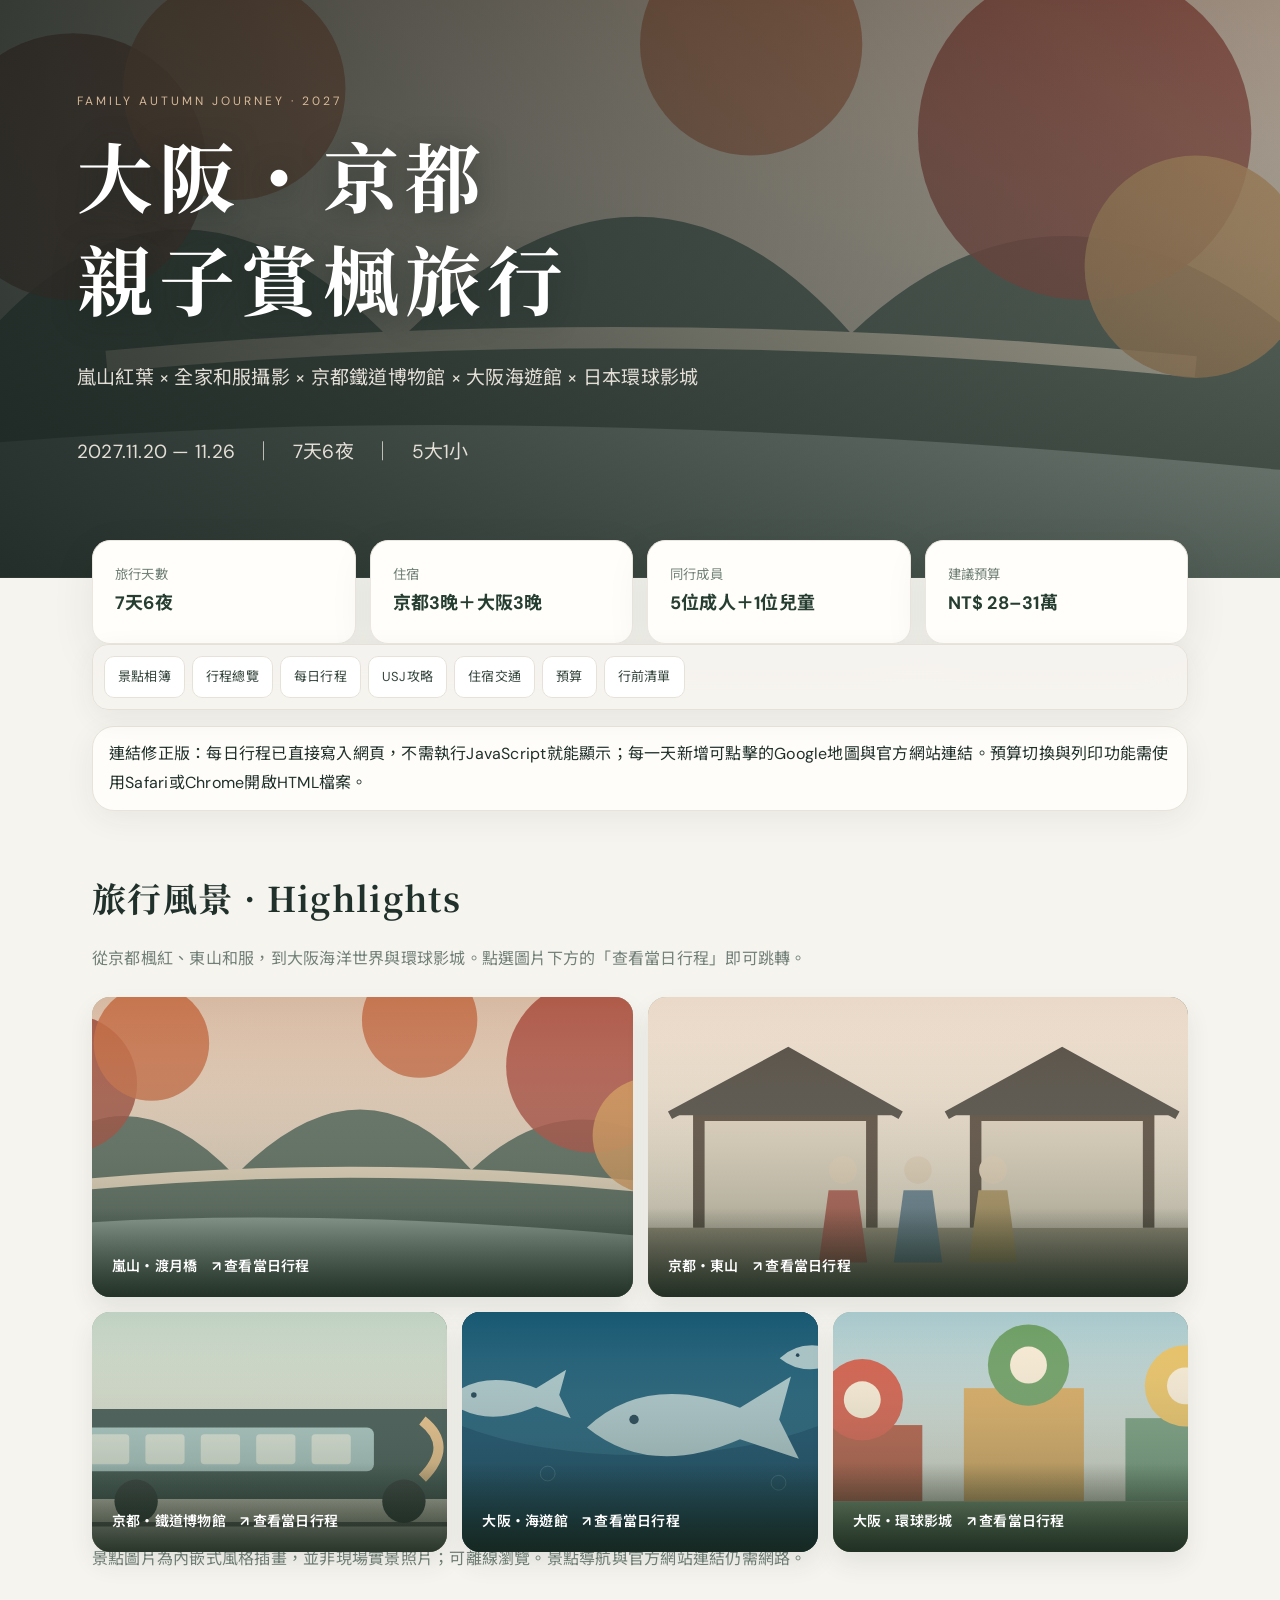
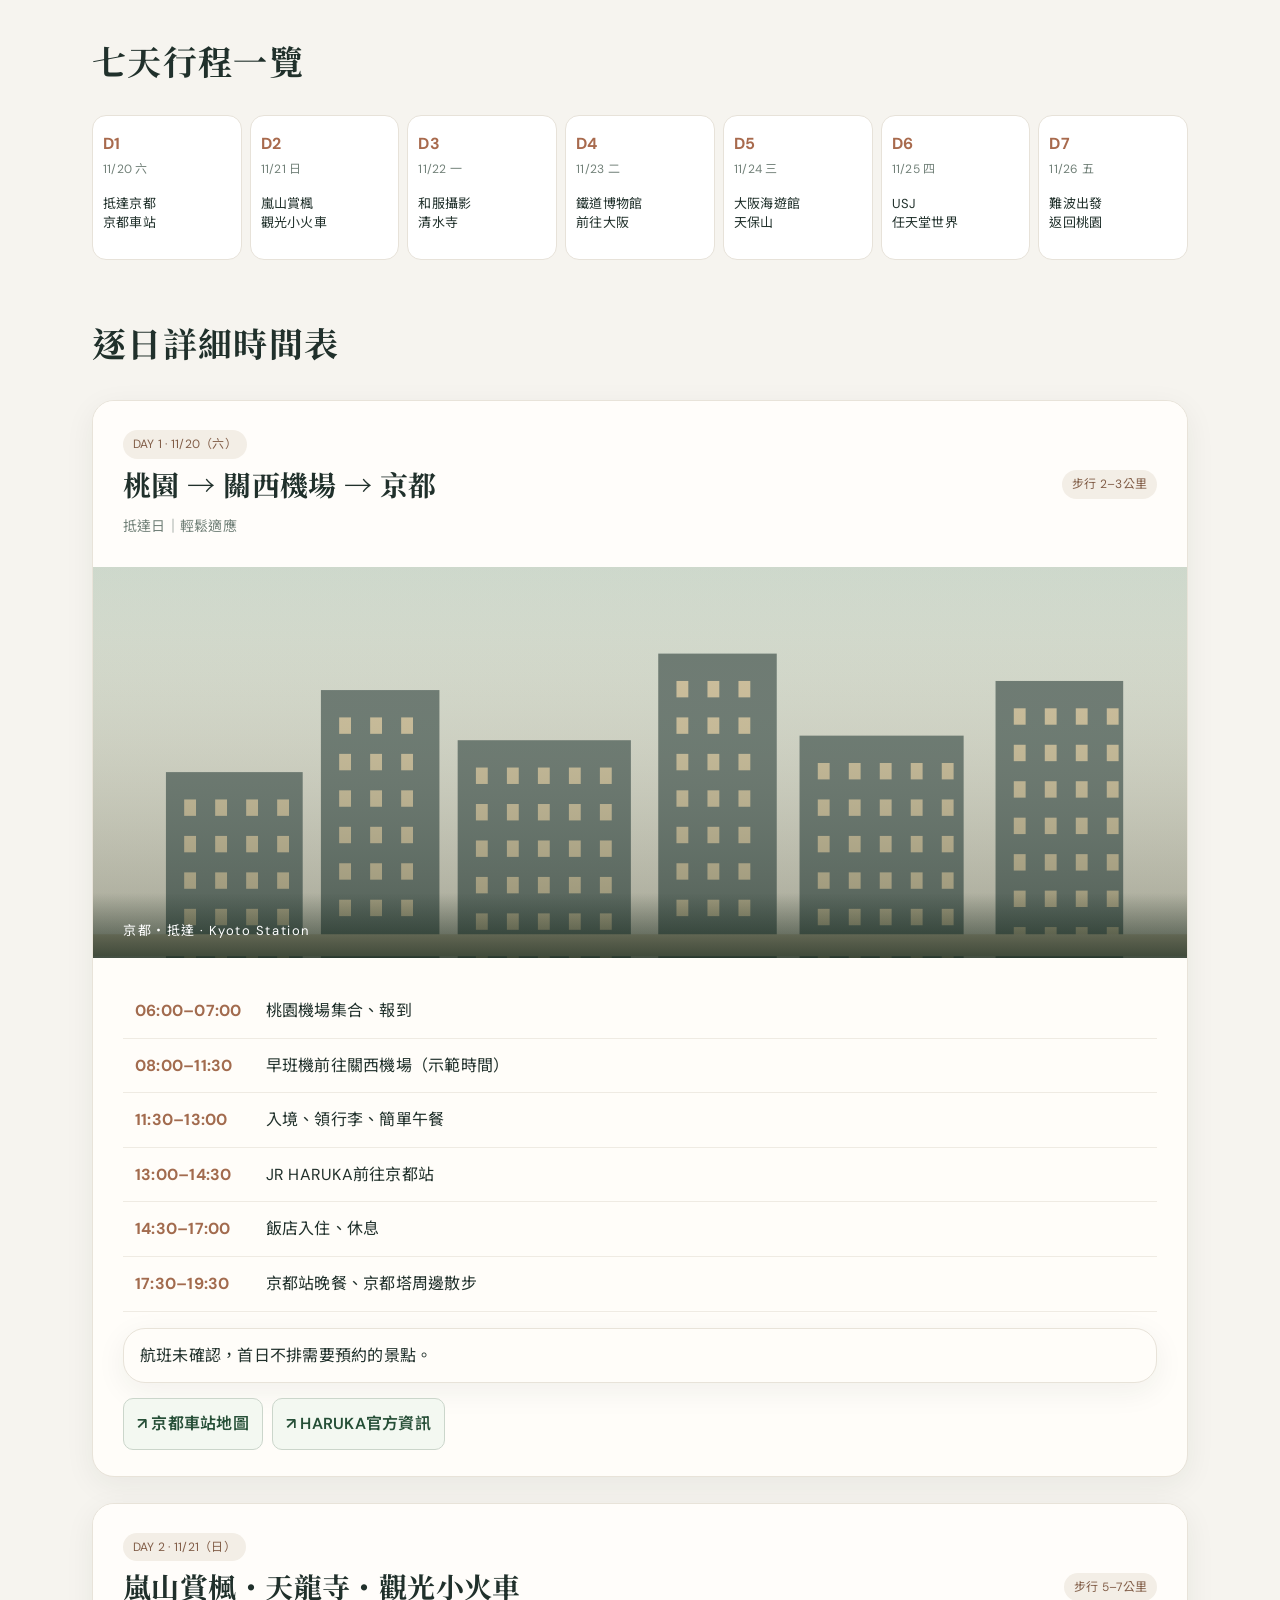
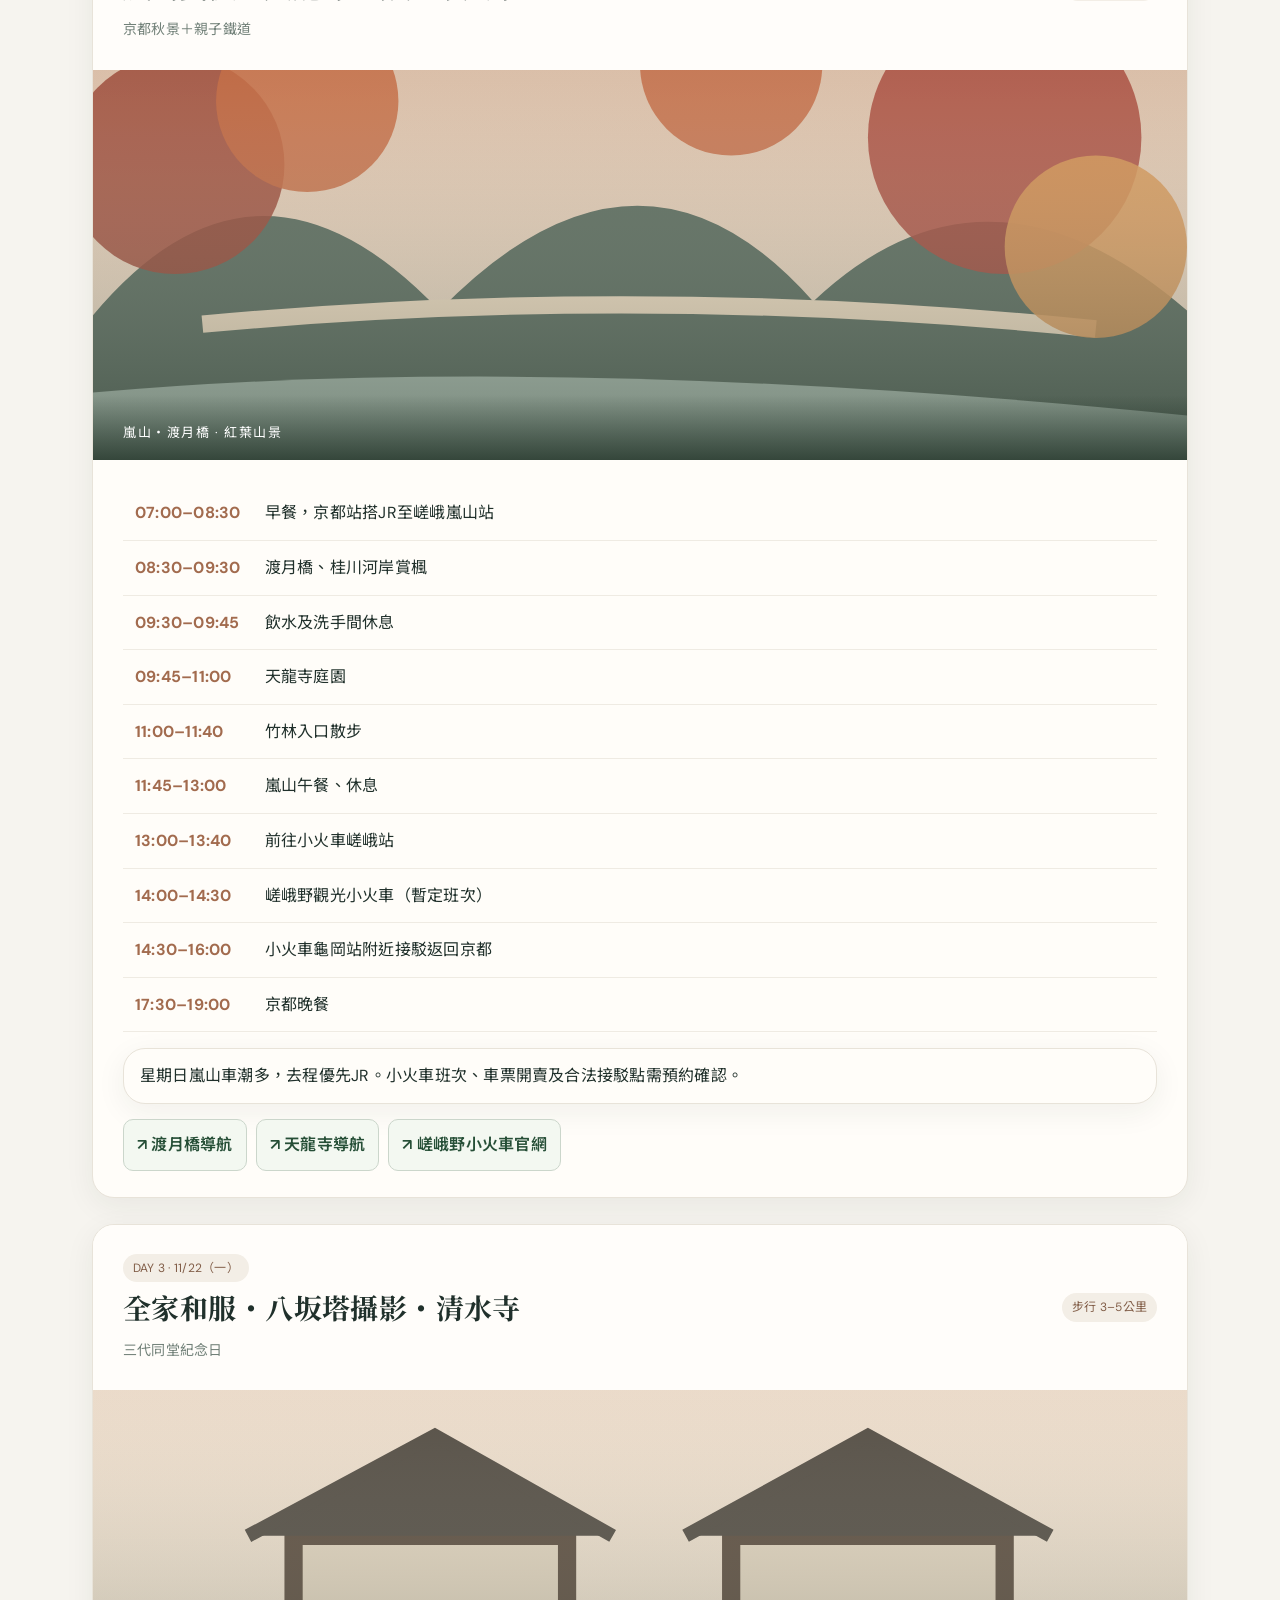
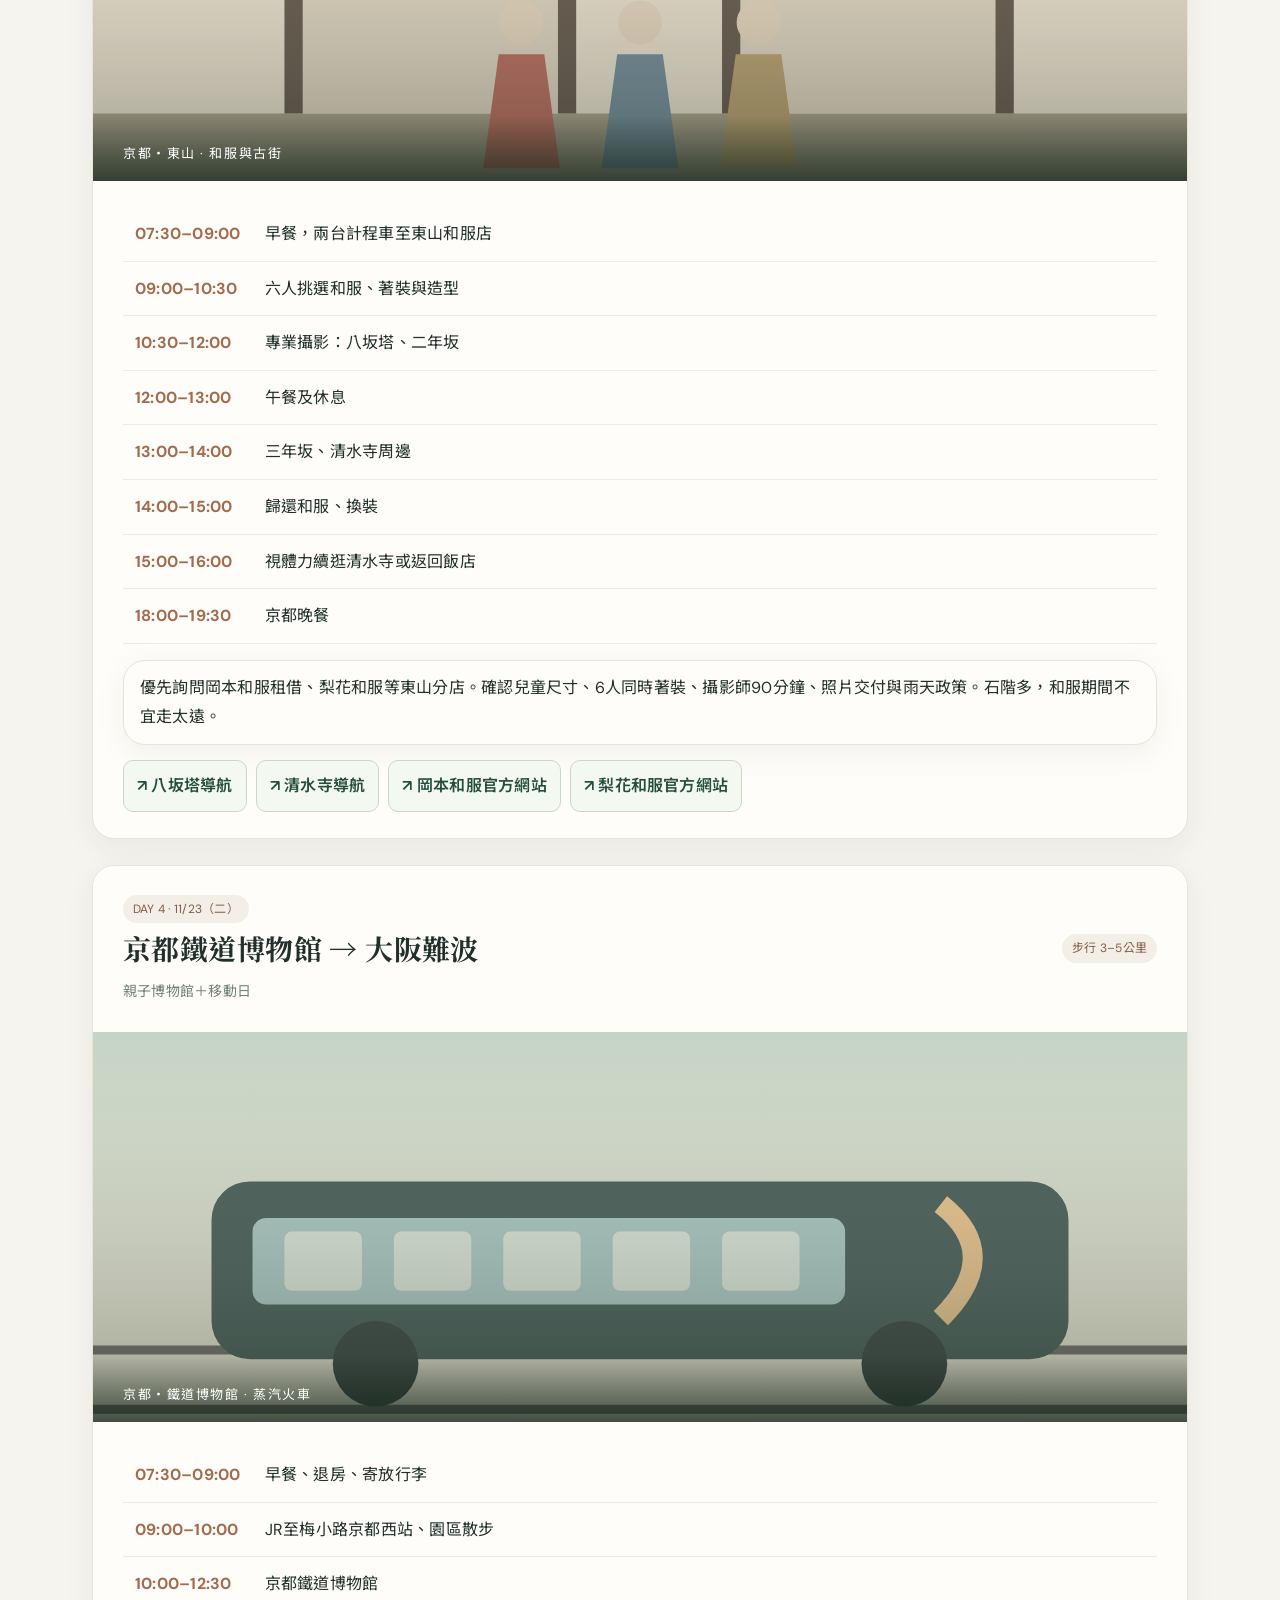
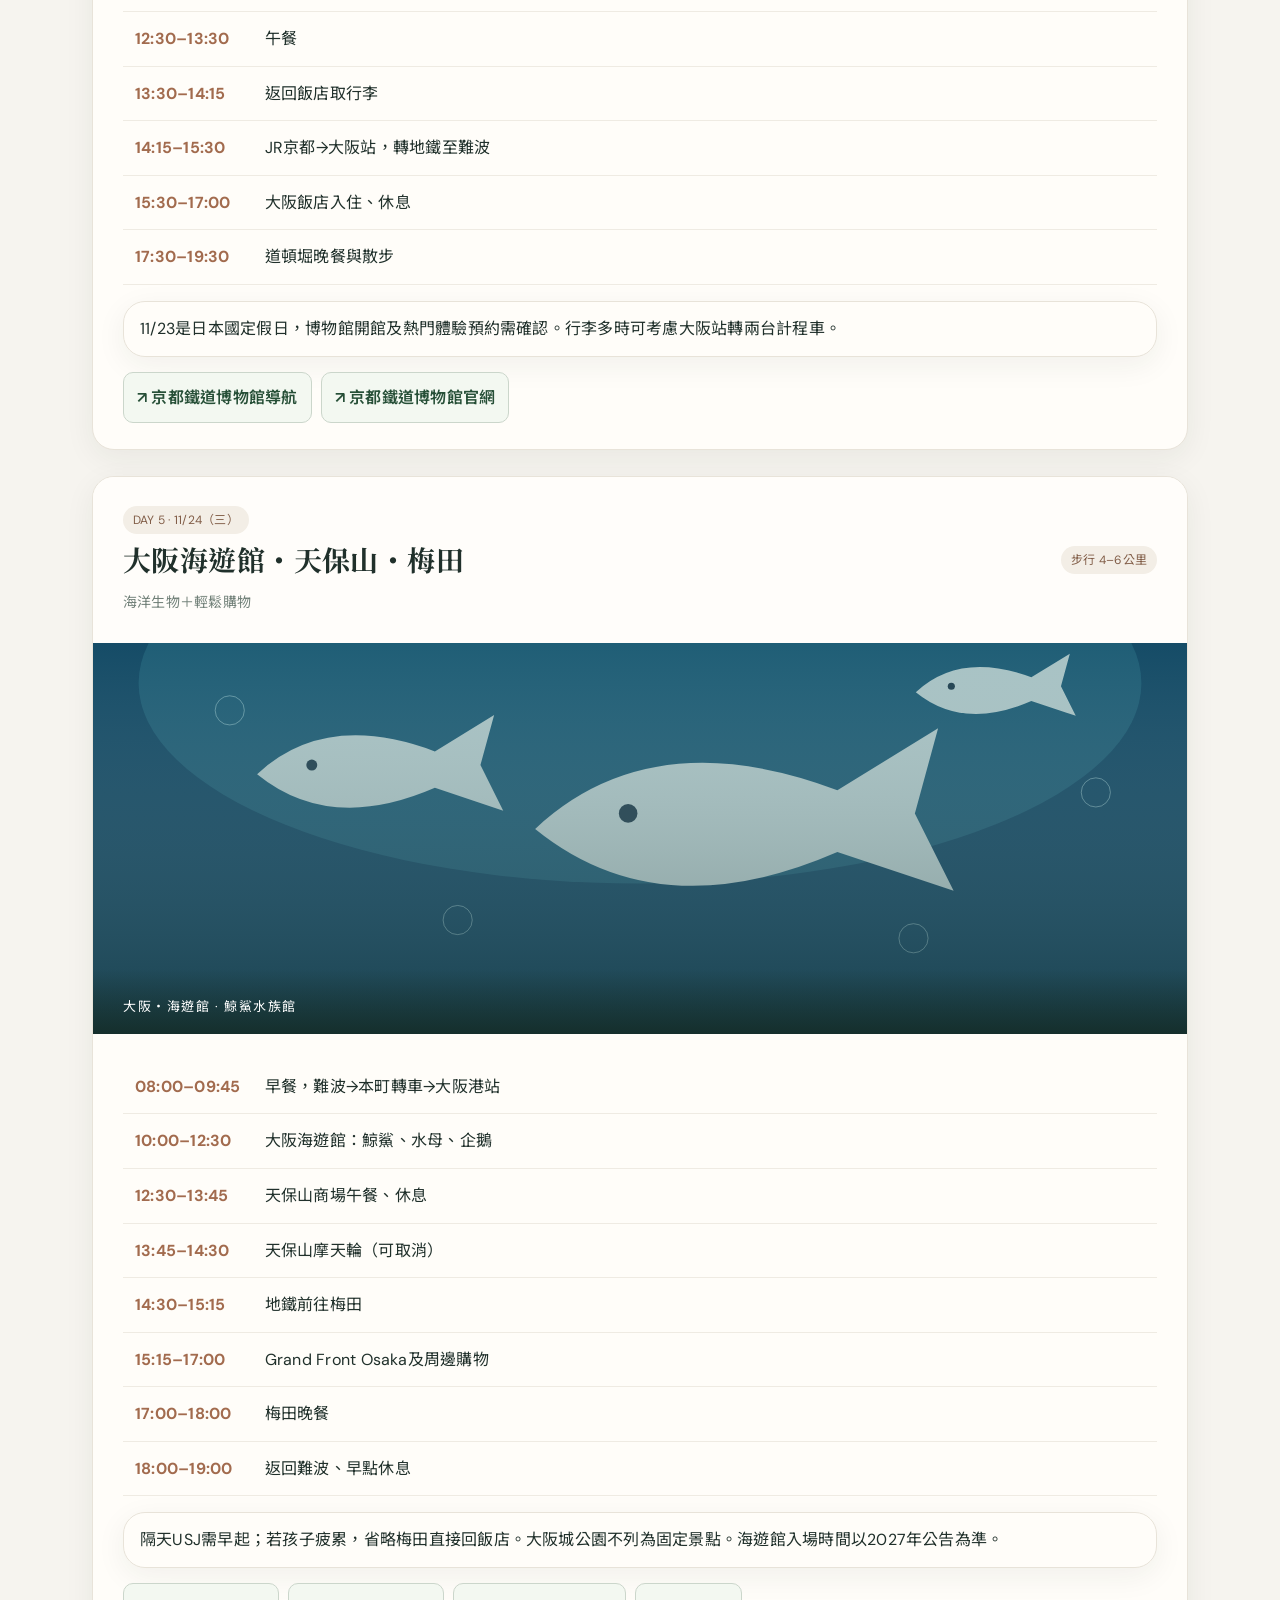
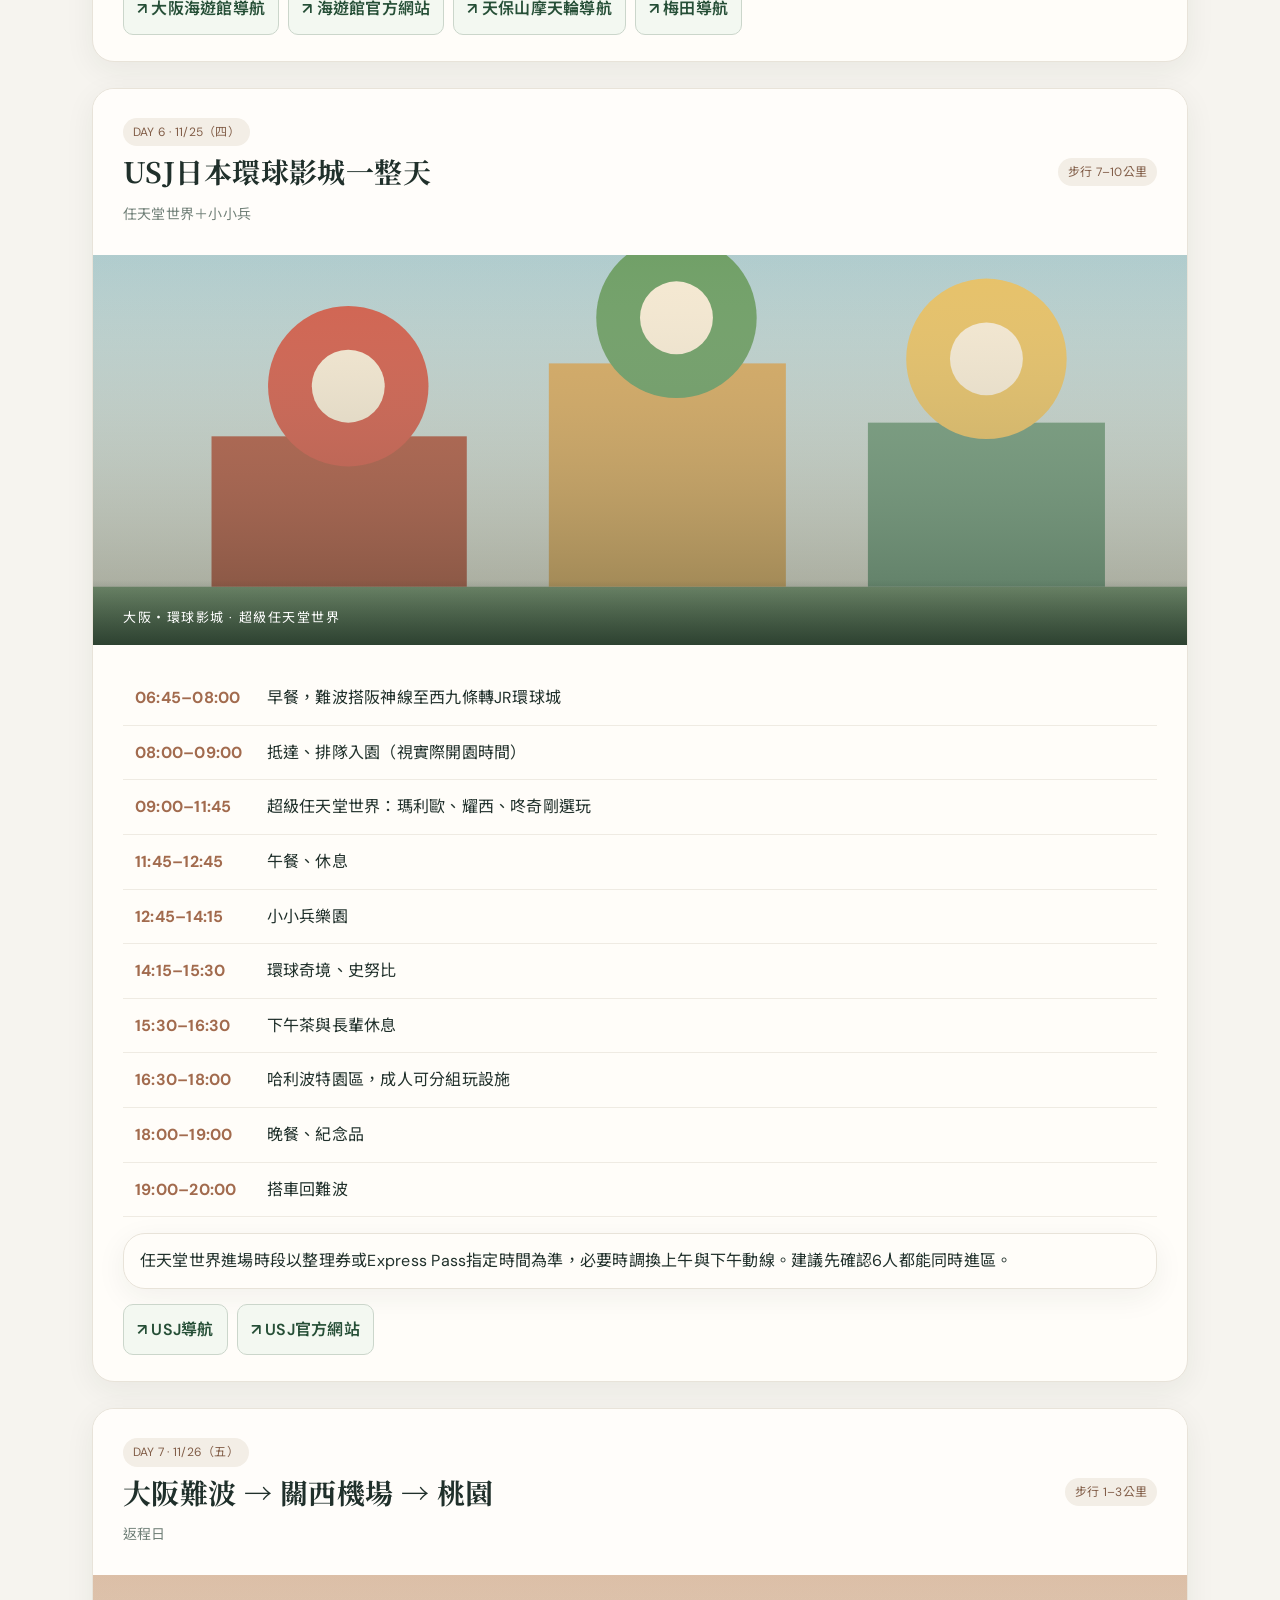
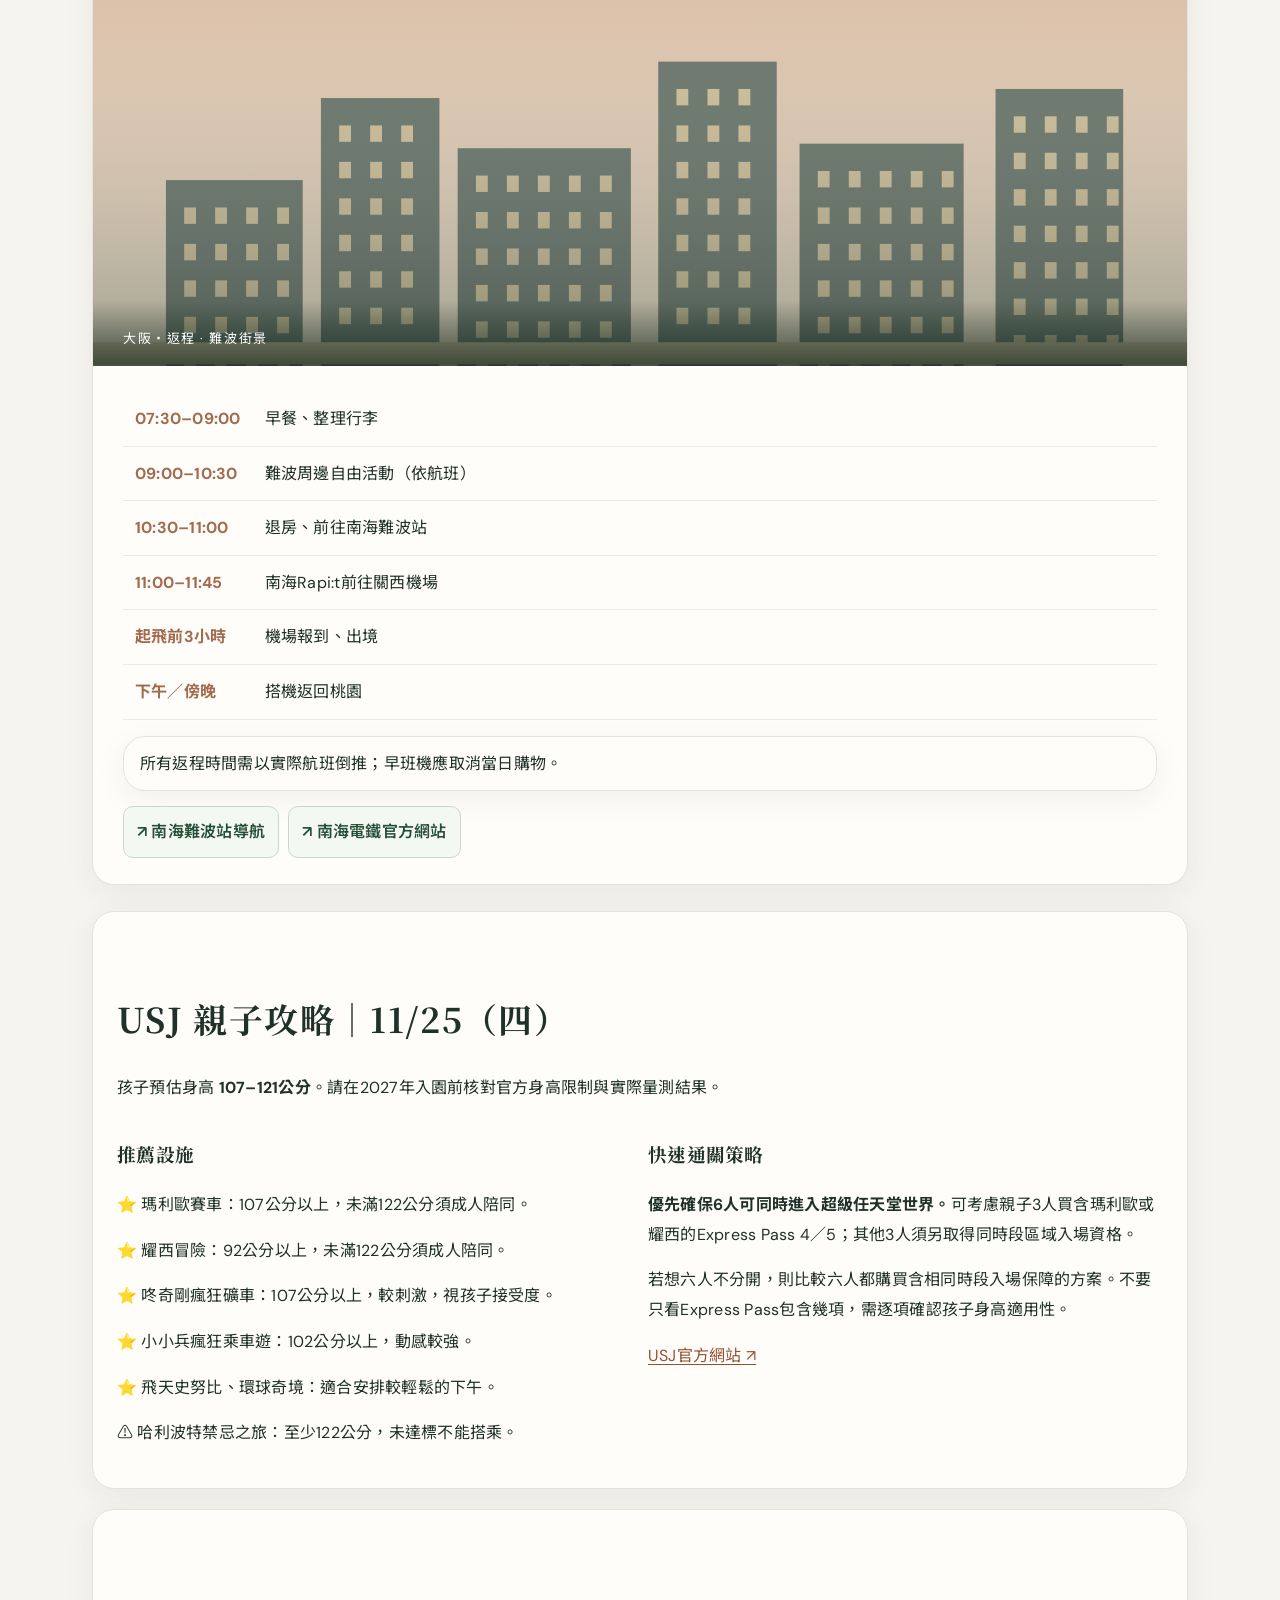
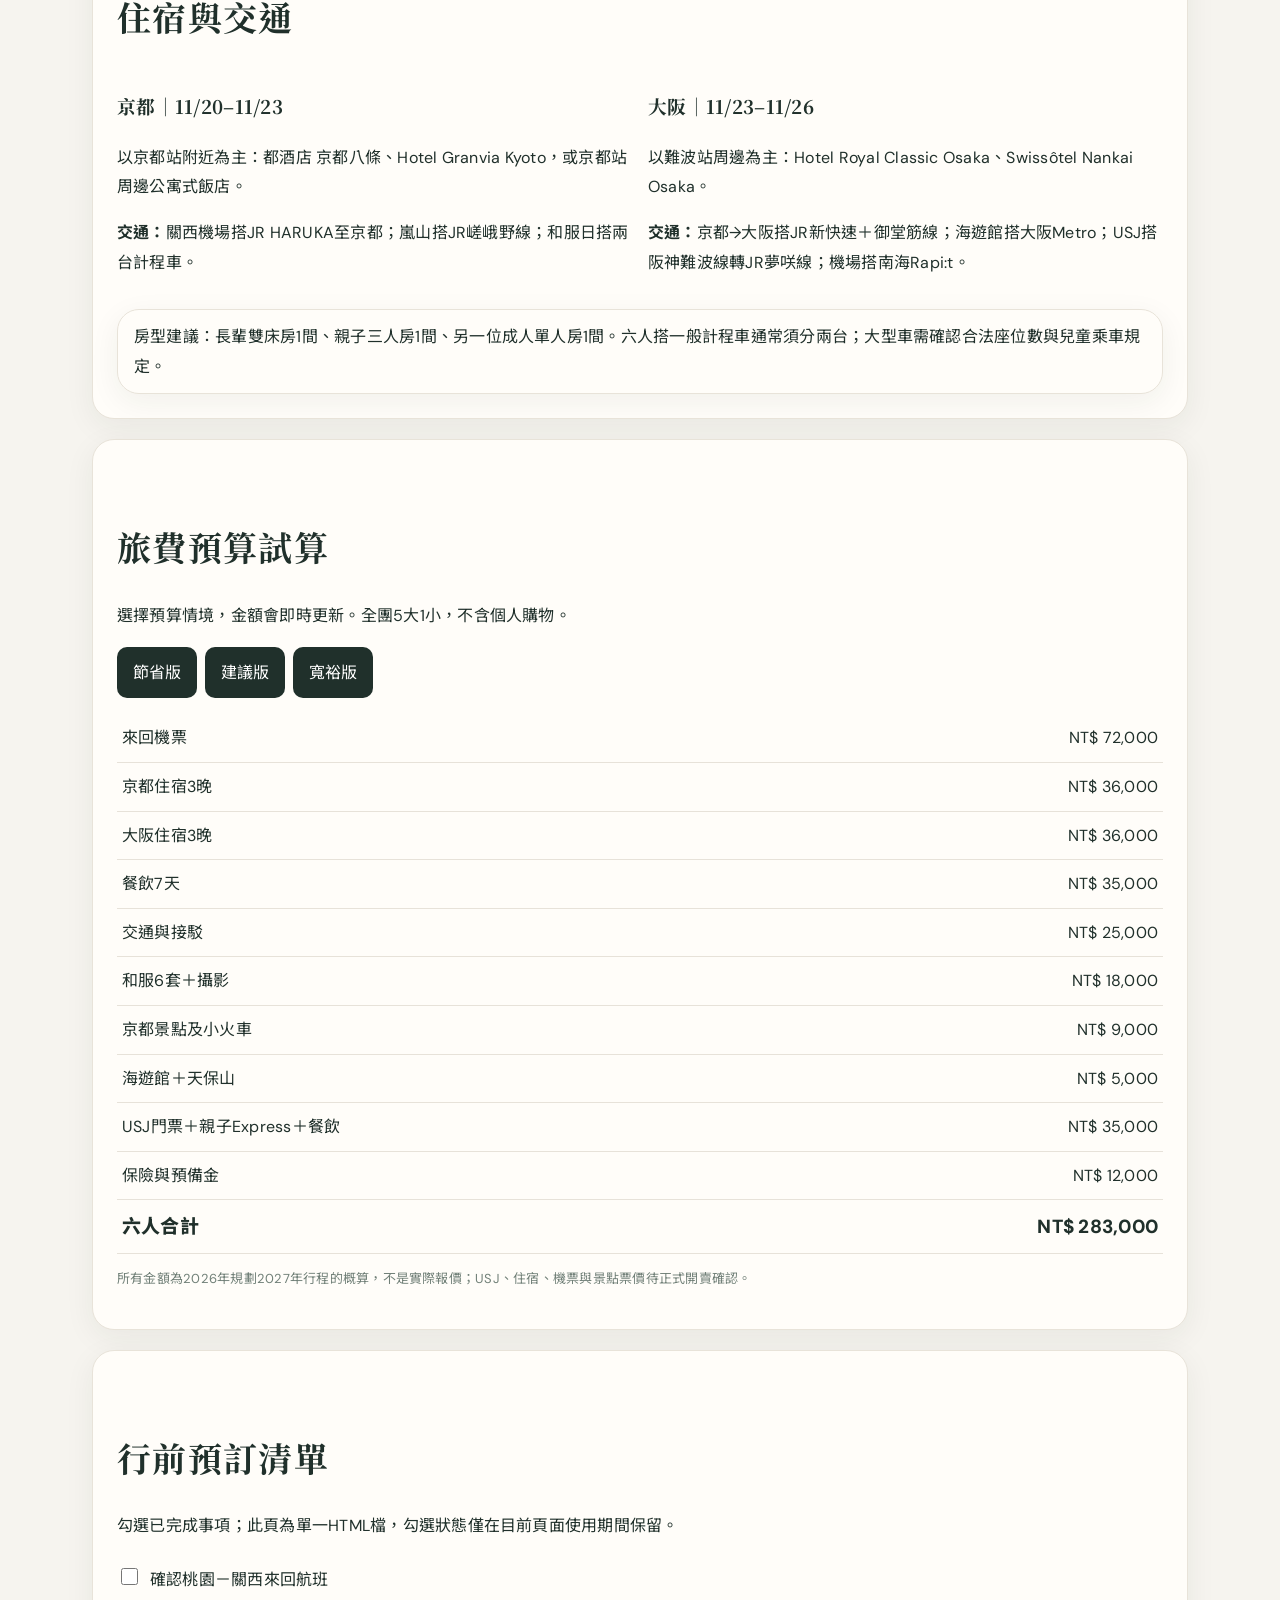
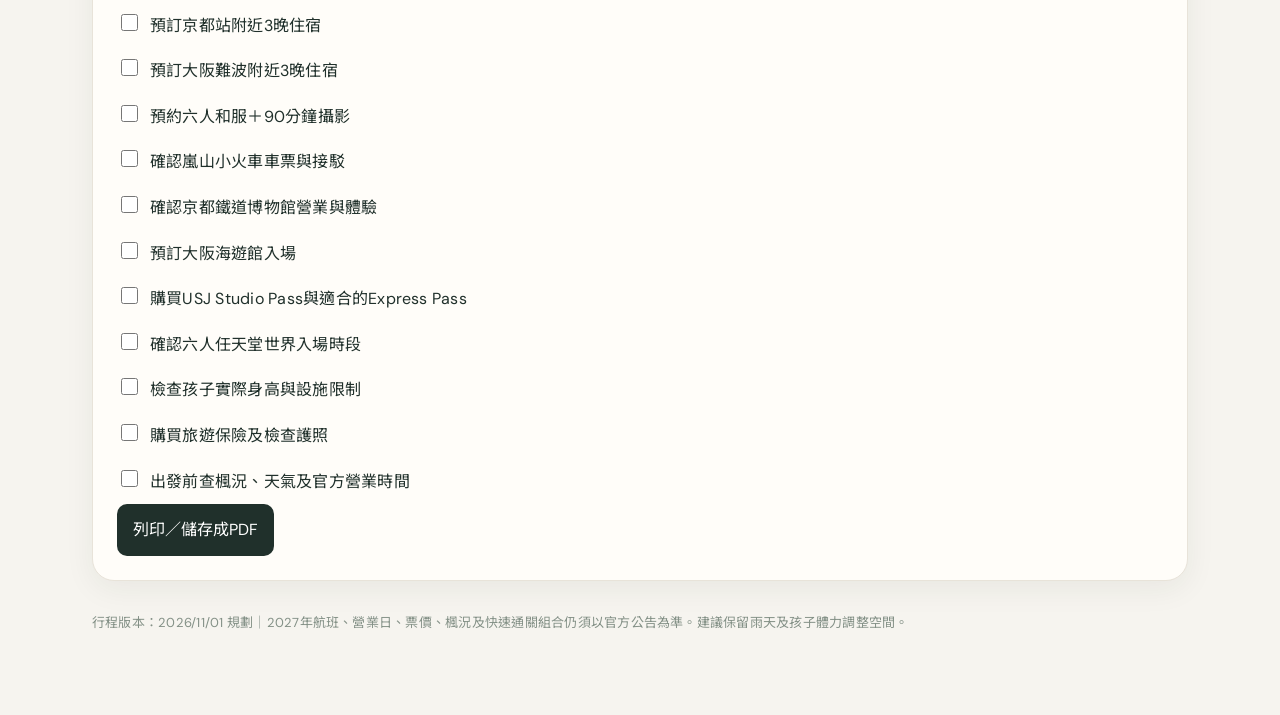
<file: original.html>
<!DOCTYPE html>

<html lang="zh-Hant"><head><meta charset="utf-8"/><meta content="width=device-width,initial-scale=1" name="viewport"/><title>2027 大阪京都親子賞楓旅行｜7天6夜</title><style>:root{--ink:#26352d;--muted:#647168;--accent:#b65c3b;--bg:#f7f5ef;--card:#fff;--line:#e7e5dc}*{box-sizing:border-box}body{margin:0;background:var(--bg);color:var(--ink);font-family:-apple-system,BlinkMacSystemFont,"Noto Sans TC","Microsoft JhengHei",sans-serif;line-height:1.65}header{background:linear-gradient(120deg,#273d34,#52644b 62%,#a46d4a);color:white;padding:58px max(20px,calc((100vw - 1080px)/2)) 48px}header .eyebrow{letter-spacing:.18em;opacity:.85;font-size:13px}h1{font-size:clamp(32px,5vw,58px);line-height:1.2;margin:12px 0}header p{max-width:760px;opacity:.9}.wrap{max-width:1080px;margin:auto;padding:28px 18px 70px}.stats{display:grid;grid-template-columns:repeat(4,1fr);gap:12px;margin-top:-52px;position:relative}.stat,.panel,.day{background:var(--card);border:1px solid var(--line);border-radius:18px;box-shadow:0 8px 26px #26352d0b}.stat{padding:19px}.stat small{display:block;color:var(--muted)}.stat strong{font-size:18px}nav{position:sticky;top:0;background:#f7f5efee;backdrop-filter:blur(12px);z-index:5;padding:14px 0;display:flex;gap:8px;overflow-x:auto}nav a{flex-shrink:0;text-decoration:none;color:var(--ink);border:1px solid var(--line);padding:8px 15px;border-radius:100px;background:white;font-size:14px}nav a:hover,nav a:focus{background:#e7eee4}h2{font-size:25px;margin:38px 0 16px}.summary{display:grid;grid-template-columns:repeat(7,minmax(0,1fr));gap:8px}.summary a{display:block;text-decoration:none;color:inherit;background:white;border:1px solid var(--line);border-radius:14px;padding:13px 10px}.summary b{color:var(--accent)}.summary span{display:block;font-size:12px;color:var(--muted)}.summary p{font-size:13px;line-height:1.5}.day{margin:20px 0;overflow:hidden;scroll-margin-top:80px}.day-head{padding:20px 24px;background:#edf0e9;display:flex;align-items:center;justify-content:space-between;gap:12px}.day-head h3{margin:0;font-size:21px}.day-head p{margin:4px 0 0;color:var(--muted);font-size:14px}.day-body{padding:20px 24px}.schedule{width:100%;border-collapse:collapse}.schedule td{padding:11px 8px;border-bottom:1px solid var(--line);vertical-align:top}.schedule td:first-child{width:120px;white-space:nowrap;color:var(--accent);font-weight:700}.note{background:#faf4ed;border-left:3px solid var(--accent);padding:12px 16px;border-radius:8px;margin-top:16px}.panel{padding:24px;margin:20px 0}.grid2{display:grid;grid-template-columns:1fr 1fr;gap:16px}.pill{display:inline-block;border-radius:20px;padding:3px 10px;background:#e9eee5;font-size:12px}.budget{width:100%;border-collapse:collapse}.budget td{border-bottom:1px solid var(--line);padding:9px 5px}.budget td:last-child{text-align:right;font-variant-numeric:tabular-nums}.budget tr:last-child{font-weight:800;font-size:19px}input[type=checkbox]{accent-color:#a65b3c;width:17px;height:17px}label.check{display:flex;align-items:flex-start;gap:9px;padding:8px 0}label.check:has(input:checked) span{text-decoration:line-through;color:var(--muted)}button{background:var(--ink);color:white;border:0;border-radius:12px;padding:11px 16px;cursor:pointer;font:inherit}button:hover{background:#4b6554}footer{color:var(--muted);font-size:13px;margin-top:30px}a{color:#965133}@media(max-width:800px){.stats{grid-template-columns:repeat(2,1fr)}.summary{grid-template-columns:repeat(2,1fr)}.grid2{grid-template-columns:1fr}.schedule td:first-child{width:95px}.day-head{align-items:flex-start;flex-direction:column}}@media print{nav,button{display:none}body{background:white}.day{break-inside:avoid}header{padding:25px;background:#314b3c!important;color:white!important}.stats{margin-top:15px}}
.day-links{display:flex;flex-wrap:wrap;gap:9px;margin-top:15px}.day-links a,.external-links a{display:inline-block;border:1px solid #cbd6cb;background:#f3f8f1;border-radius:10px;padding:10px 13px;color:#264f37;text-decoration:none;font-weight:600;min-height:44px}.day-links a:hover,.external-links a:hover{background:#e1eee1}html{scroll-behavior:smooth}section{scroll-margin-top:78px}a:focus-visible,button:focus-visible{outline:3px solid #b65c3b;outline-offset:2px}</style><style>
@import url('https://fonts.googleapis.com/css2?family=DM+Sans:wght@400;500;600;700&family=Noto+Sans+TC:wght@400;500;600;700&family=Noto+Serif+TC:wght@600;700&display=swap');
:root{--ink:#20302b;--muted:#718078;--accent:#a86a4d;--bg:#f6f4ef;--card:#fffdf9;--line:#e7e2d9}
html{scroll-behavior:smooth}body{background:var(--bg);font-family:'DM Sans','Noto Sans TC',sans-serif;line-height:1.85;letter-spacing:.015em;color:var(--ink)}
header{position:relative;isolation:isolate;overflow:hidden;min-height:490px;display:flex;flex-direction:column;justify-content:center;padding:90px max(6vw,24px);background:#20372e!important;color:#fff!important;text-align:left!important}
header .hero-photo{position:absolute;inset:0;z-index:-1;background-size:cover;background-position:center;filter:saturate(.83)}header h1{font-family:'Noto Serif TC',serif;font-size:clamp(38px,6vw,76px)!important;letter-spacing:.08em;line-height:1.35;text-shadow:0 3px 28px #14221b80}header p{max-width:680px;font-size:clamp(15px,1.8vw,19px);color:#f6f0e7!important}header .eyebrow{color:#efcfab!important;letter-spacing:.25em;font-size:12px}
.wrap{max-width:1140px!important;margin:auto;padding:34px 22px 80px!important}h2{font-family:'Noto Serif TC',serif;font-size:clamp(24px,3vw,34px)!important;letter-spacing:.04em;margin-top:52px!important;margin-bottom:22px!important}h3{font-family:'Noto Serif TC',serif;letter-spacing:.015em}
.stats{gap:14px!important;margin-top:-72px!important;position:relative;z-index:2}.stat{background:#fffefa!important;box-shadow:0 14px 44px #182d2114;border:1px solid #ebe7df!important;border-radius:18px!important;padding:22px!important}.stat strong{color:#263d31!important}
nav{position:sticky;top:0;z-index:20;background:#f6f4efee!important;backdrop-filter:blur(20px);border:1px solid #e5e1d8;border-radius:16px!important;padding:11px!important;box-shadow:0 8px 28px #23382b12;display:flex;flex-wrap:wrap;gap:7px}nav a{border-radius:10px!important;padding:8px 13px!important;font-size:13px;text-decoration:none!important;color:#35463d!important}nav a:hover{background:#eae6dc!important}
.note,.panel,.day{border:1px solid #e8e3d9!important;background:var(--card)!important;border-radius:22px!important;box-shadow:0 8px 30px #1f2c2410;overflow:hidden}.day{margin:26px 0!important}.day-head{padding:27px 30px!important;background:#fffdfa!important}.day-head h3{font-size:clamp(21px,2.7vw,28px)!important}.day-body{padding:26px 30px!important}.pill{border-radius:100px!important;background:#f3eee6!important;color:#815d47!important}
.day-photo{position:relative;margin:0;aspect-ratio:2.8/1;overflow:hidden;background:linear-gradient(130deg,#6b7964,#c0a785)}.day-photo img{width:100%;height:100%;object-fit:cover;display:block;transition:transform .5s}.day:hover .day-photo img{transform:scale(1.025)}.day-photo figcaption{position:absolute;bottom:0;left:0;right:0;padding:26px 30px 15px;color:#fff;font-size:13px;letter-spacing:.12em;background:linear-gradient(transparent,#14261ba8)}
.gallery-section{margin:56px 0}.gallery-intro{color:#718078;margin-top:-8px;margin-bottom:24px}.gallery-grid{display:grid;grid-template-columns:repeat(6,1fr);gap:15px}.gallery-tile{grid-column:span 2;position:relative;min-height:240px;overflow:hidden;border-radius:18px;background:linear-gradient(135deg,#a3ae97,#476052);box-shadow:0 12px 24px #23372b17}.gallery-tile:nth-child(1),.gallery-tile:nth-child(2){grid-column:span 3;min-height:300px}.gallery-tile img{width:100%;height:100%;position:absolute;inset:0;object-fit:cover;transition:transform .4s}.gallery-tile:hover img{transform:scale(1.055)}.gallery-label{position:absolute;bottom:0;left:0;right:0;background:linear-gradient(transparent,#18261cd9);color:#fff;padding:46px 20px 17px;font-weight:600;font-size:14px}
a{transition:color .2s}a:focus-visible,button:focus-visible{outline:3px solid #bd8059;outline-offset:3px}a[target="_blank"]{text-underline-offset:3px}button{cursor:pointer;border-radius:10px!important}.schedule td{padding:12px!important;border-bottom:1px solid #efebe3!important}.schedule td:first-child{white-space:nowrap;color:#a26b4e;font-weight:700}footer{color:#849187!important}
@media(max-width:700px){header{min-height:420px;padding:80px 24px 100px}.stats{margin-top:-52px!important}.wrap{padding:22px 14px 50px!important}.day-head,.day-body{padding:19px!important}.day-photo{aspect-ratio:1.65/1}.gallery-grid{grid-template-columns:repeat(2,1fr);gap:10px}.gallery-tile,.gallery-tile:nth-child(1),.gallery-tile:nth-child(2){grid-column:span 1;min-height:180px}.gallery-tile:first-child{grid-column:span 2;min-height:250px}.gallery-label{font-size:12px;padding:30px 12px 10px}nav{top:0;gap:3px}nav a{font-size:12px;padding:7px 9px!important}.schedule td{font-size:13px!important;padding:9px 6px!important}}
@media print{nav,.gallery-section{display:none!important}header{min-height:190px;print-color-adjust:exact}.day{break-inside:avoid}.day-photo{max-height:130px}.stats{margin-top:0!important}}
</style><style>img{display:block!important;object-fit:cover} .gallery-tile img{position:absolute} .day-photo img{height:100%} .hero-photo{background-size:cover;background-position:center}</style></head><body><header><div class="hero-photo" style='background-image:linear-gradient(90deg,rgba(18,30,27,.82),rgba(18,30,27,.28)),url("[data-uri]")'></div><div class="eyebrow">FAMILY AUTUMN JOURNEY · 2027</div><h1>大阪・京都<br/>親子賞楓旅行</h1><p>嵐山紅葉 × 全家和服攝影 × 京都鐵道博物館 × 大阪海遊館 × 日本環球影城</p><p>2027.11.20 — 11.26　｜　7天6夜　｜　5大1小</p></header><main class="wrap"><div class="stats"><div class="stat"><small>旅行天數</small><strong>7天6夜</strong></div><div class="stat"><small>住宿</small><strong>京都3晚＋大阪3晚</strong></div><div class="stat"><small>同行成員</small><strong>5位成人＋1位兒童</strong></div><div class="stat"><small>建議預算</small><strong>NT$ 28–31萬</strong></div></div><nav><a href="#gallery">景點相簿</a><a href="#overview">行程總覽</a><a href="#day1">每日行程</a><a href="#usj">USJ攻略</a><a href="#hotel">住宿交通</a><a href="#budget">預算</a><a href="#checklist">行前清單</a></nav><div class="note">連結修正版：每日行程已直接寫入網頁，不需執行JavaScript就能顯示；每一天新增可點擊的Google地圖與官方網站連結。預算切換與列印功能需使用Safari或Chrome開啟HTML檔案。</div><section class="gallery-section" id="gallery"><h2>旅行風景 · Highlights</h2><p class="gallery-intro">從京都楓紅、東山和服，到大阪海洋世界與環球影城。點選圖片下方的「查看當日行程」即可跳轉。</p><div class="gallery-grid"><a class="gallery-tile" href="#day2"><img alt="嵐山・渡月橋" src="[data-uri]"/><span class="gallery-label">嵐山・渡月橋　↗ 查看當日行程</span></a><a class="gallery-tile" href="#day3"><img alt="京都・東山" src="[data-uri]"/><span class="gallery-label">京都・東山　↗ 查看當日行程</span></a><a class="gallery-tile" href="#day4"><img alt="京都・鐵道博物館" src="[data-uri]"/><span class="gallery-label">京都・鐵道博物館　↗ 查看當日行程</span></a><a class="gallery-tile" href="#day5"><img alt="大阪・海遊館" src="[data-uri]"/><span class="gallery-label">大阪・海遊館　↗ 查看當日行程</span></a><a class="gallery-tile" href="#day6"><img alt="大阪・環球影城" src="[data-uri]"/><span class="gallery-label">大阪・環球影城　↗ 查看當日行程</span></a></div><p class="gallery-intro">景點圖片為內嵌式風格插畫，並非現場實景照片；可離線瀏覽。景點導航與官方網站連結仍需網路。</p></section><section id="overview"><h2>七天行程一覽</h2><div class="summary"><a href="#day1"><b>D1</b><span>11/20 六</span><p>抵達京都<br/>京都車站</p></a><a href="#day2"><b>D2</b><span>11/21 日</span><p>嵐山賞楓<br/>觀光小火車</p></a><a href="#day3"><b>D3</b><span>11/22 一</span><p>和服攝影<br/>清水寺</p></a><a href="#day4"><b>D4</b><span>11/23 二</span><p>鐵道博物館<br/>前往大阪</p></a><a href="#day5"><b>D5</b><span>11/24 三</span><p>大阪海遊館<br/>天保山</p></a><a href="#day6"><b>D6</b><span>11/25 四</span><p>USJ<br/>任天堂世界</p></a><a href="#day7"><b>D7</b><span>11/26 五</span><p>難波出發<br/>返回桃園</p></a></div></section><h2>逐日詳細時間表</h2>
<div id="days"><article class="day" id="day1"><div class="day-head"><div><span class="pill">DAY 1 · 11/20（六）</span><h3>桃園 → 關西機場 → 京都</h3><p>抵達日｜輕鬆適應</p></div><span class="pill">步行 2–3公里</span></div><figure class="day-photo"><img alt="京都・抵達｜Kyoto Station" src="[data-uri]"/><figcaption>京都・抵達 · Kyoto Station</figcaption></figure><div class="day-body"><table class="schedule"><tr><td>06:00–07:00</td><td>桃園機場集合、報到</td></tr><tr><td>08:00–11:30</td><td>早班機前往關西機場（示範時間）</td></tr><tr><td>11:30–13:00</td><td>入境、領行李、簡單午餐</td></tr><tr><td>13:00–14:30</td><td>JR HARUKA前往京都站</td></tr><tr><td>14:30–17:00</td><td>飯店入住、休息</td></tr><tr><td>17:30–19:30</td><td>京都站晚餐、京都塔周邊散步</td></tr></table><div class="note">航班未確認，首日不排需要預約的景點。</div><div class="day-links"><a href="https://www.google.com/maps/search/?api=1&amp;query=Kyoto%20Station%20Kyoto" rel="noopener noreferrer" target="_blank">↗ 京都車站地圖</a><a href="https://www.westjr.co.jp/global/tc/ticket/pass/one_way/haruka/" rel="noopener noreferrer" target="_blank">↗ HARUKA官方資訊</a></div></div></article><article class="day" id="day2"><div class="day-head"><div><span class="pill">DAY 2 · 11/21（日）</span><h3>嵐山賞楓・天龍寺・觀光小火車</h3><p>京都秋景＋親子鐵道</p></div><span class="pill">步行 5–7公里</span></div><figure class="day-photo"><img alt="嵐山・渡月橋｜紅葉山景" src="[data-uri]"/><figcaption>嵐山・渡月橋 · 紅葉山景</figcaption></figure><div class="day-body"><table class="schedule"><tr><td>07:00–08:30</td><td>早餐，京都站搭JR至嵯峨嵐山站</td></tr><tr><td>08:30–09:30</td><td>渡月橋、桂川河岸賞楓</td></tr><tr><td>09:30–09:45</td><td>飲水及洗手間休息</td></tr><tr><td>09:45–11:00</td><td>天龍寺庭園</td></tr><tr><td>11:00–11:40</td><td>竹林入口散步</td></tr><tr><td>11:45–13:00</td><td>嵐山午餐、休息</td></tr><tr><td>13:00–13:40</td><td>前往小火車嵯峨站</td></tr><tr><td>14:00–14:30</td><td>嵯峨野觀光小火車（暫定班次）</td></tr><tr><td>14:30–16:00</td><td>小火車龜岡站附近接駁返回京都</td></tr><tr><td>17:30–19:00</td><td>京都晚餐</td></tr></table><div class="note">星期日嵐山車潮多，去程優先JR。小火車班次、車票開賣及合法接駁點需預約確認。</div><div class="day-links"><a href="https://www.google.com/maps/search/?api=1&amp;query=Togetsukyo%20Bridge%20Kyoto" rel="noopener noreferrer" target="_blank">↗ 渡月橋導航</a><a href="https://www.google.com/maps/search/?api=1&amp;query=Tenryu-ji%20Kyoto" rel="noopener noreferrer" target="_blank">↗ 天龍寺導航</a><a href="https://www.sagano-kanko.co.jp/" rel="noopener noreferrer" target="_blank">↗ 嵯峨野小火車官網</a></div></div></article><article class="day" id="day3"><div class="day-head"><div><span class="pill">DAY 3 · 11/22（一）</span><h3>全家和服・八坂塔攝影・清水寺</h3><p>三代同堂紀念日</p></div><span class="pill">步行 3–5公里</span></div><figure class="day-photo"><img alt="京都・東山｜和服與古街" src="[data-uri]"/><figcaption>京都・東山 · 和服與古街</figcaption></figure><div class="day-body"><table class="schedule"><tr><td>07:30–09:00</td><td>早餐，兩台計程車至東山和服店</td></tr><tr><td>09:00–10:30</td><td>六人挑選和服、著裝與造型</td></tr><tr><td>10:30–12:00</td><td>專業攝影：八坂塔、二年坂</td></tr><tr><td>12:00–13:00</td><td>午餐及休息</td></tr><tr><td>13:00–14:00</td><td>三年坂、清水寺周邊</td></tr><tr><td>14:00–15:00</td><td>歸還和服、換裝</td></tr><tr><td>15:00–16:00</td><td>視體力續逛清水寺或返回飯店</td></tr><tr><td>18:00–19:30</td><td>京都晚餐</td></tr></table><div class="note">優先詢問岡本和服租借、梨花和服等東山分店。確認兒童尺寸、6人同時著裝、攝影師90分鐘、照片交付與雨天政策。石階多，和服期間不宜走太遠。</div><div class="day-links"><a href="https://www.google.com/maps/search/?api=1&amp;query=Yasaka%20Pagoda%20Kyoto" rel="noopener noreferrer" target="_blank">↗ 八坂塔導航</a><a href="https://www.google.com/maps/search/?api=1&amp;query=Kiyomizu-dera%20Kyoto" rel="noopener noreferrer" target="_blank">↗ 清水寺導航</a><a href="https://www.okamoto-kimono.com/" rel="noopener noreferrer" target="_blank">↗ 岡本和服官方網站</a><a href="https://ewha-yifu.com/" rel="noopener noreferrer" target="_blank">↗ 梨花和服官方網站</a></div></div></article><article class="day" id="day4"><div class="day-head"><div><span class="pill">DAY 4 · 11/23（二）</span><h3>京都鐵道博物館 → 大阪難波</h3><p>親子博物館＋移動日</p></div><span class="pill">步行 3–5公里</span></div><figure class="day-photo"><img alt="京都・鐵道博物館｜蒸汽火車" src="[data-uri]"/><figcaption>京都・鐵道博物館 · 蒸汽火車</figcaption></figure><div class="day-body"><table class="schedule"><tr><td>07:30–09:00</td><td>早餐、退房、寄放行李</td></tr><tr><td>09:00–10:00</td><td>JR至梅小路京都西站、園區散步</td></tr><tr><td>10:00–12:30</td><td>京都鐵道博物館</td></tr><tr><td>12:30–13:30</td><td>午餐</td></tr><tr><td>13:30–14:15</td><td>返回飯店取行李</td></tr><tr><td>14:15–15:30</td><td>JR京都→大阪站，轉地鐵至難波</td></tr><tr><td>15:30–17:00</td><td>大阪飯店入住、休息</td></tr><tr><td>17:30–19:30</td><td>道頓堀晚餐與散步</td></tr></table><div class="note">11/23是日本國定假日，博物館開館及熱門體驗預約需確認。行李多時可考慮大阪站轉兩台計程車。</div><div class="day-links"><a href="https://www.google.com/maps/search/?api=1&amp;query=Kyoto%20Railway%20Museum" rel="noopener noreferrer" target="_blank">↗ 京都鐵道博物館導航</a><a href="https://www.kyotorailwaymuseum.jp/" rel="noopener noreferrer" target="_blank">↗ 京都鐵道博物館官網</a></div></div></article><article class="day" id="day5"><div class="day-head"><div><span class="pill">DAY 5 · 11/24（三）</span><h3>大阪海遊館・天保山・梅田</h3><p>海洋生物＋輕鬆購物</p></div><span class="pill">步行 4–6公里</span></div><figure class="day-photo"><img alt="大阪・海遊館｜鯨鯊水族館" src="[data-uri]"/><figcaption>大阪・海遊館 · 鯨鯊水族館</figcaption></figure><div class="day-body"><table class="schedule"><tr><td>08:00–09:45</td><td>早餐，難波→本町轉車→大阪港站</td></tr><tr><td>10:00–12:30</td><td>大阪海遊館：鯨鯊、水母、企鵝</td></tr><tr><td>12:30–13:45</td><td>天保山商場午餐、休息</td></tr><tr><td>13:45–14:30</td><td>天保山摩天輪（可取消）</td></tr><tr><td>14:30–15:15</td><td>地鐵前往梅田</td></tr><tr><td>15:15–17:00</td><td>Grand Front Osaka及周邊購物</td></tr><tr><td>17:00–18:00</td><td>梅田晚餐</td></tr><tr><td>18:00–19:00</td><td>返回難波、早點休息</td></tr></table><div class="note">隔天USJ需早起；若孩子疲累，省略梅田直接回飯店。大阪城公園不列為固定景點。海遊館入場時間以2027年公告為準。</div><div class="day-links"><a href="https://www.google.com/maps/search/?api=1&amp;query=Osaka%20Aquarium%20Kaiyukan" rel="noopener noreferrer" target="_blank">↗ 大阪海遊館導航</a><a href="https://www.kaiyukan.com/" rel="noopener noreferrer" target="_blank">↗ 海遊館官方網站</a><a href="https://www.google.com/maps/search/?api=1&amp;query=Tempozan%20Ferris%20Wheel%20Osaka" rel="noopener noreferrer" target="_blank">↗ 天保山摩天輪導航</a><a href="https://www.google.com/maps/search/?api=1&amp;query=Grand%20Front%20Osaka" rel="noopener noreferrer" target="_blank">↗ 梅田導航</a></div></div></article><article class="day" id="day6"><div class="day-head"><div><span class="pill">DAY 6 · 11/25（四）</span><h3>USJ日本環球影城一整天</h3><p>任天堂世界＋小小兵</p></div><span class="pill">步行 7–10公里</span></div><figure class="day-photo"><img alt="大阪・環球影城｜超級任天堂世界" src="[data-uri]"/><figcaption>大阪・環球影城 · 超級任天堂世界</figcaption></figure><div class="day-body"><table class="schedule"><tr><td>06:45–08:00</td><td>早餐，難波搭阪神線至西九條轉JR環球城</td></tr><tr><td>08:00–09:00</td><td>抵達、排隊入園（視實際開園時間）</td></tr><tr><td>09:00–11:45</td><td>超級任天堂世界：瑪利歐、耀西、咚奇剛選玩</td></tr><tr><td>11:45–12:45</td><td>午餐、休息</td></tr><tr><td>12:45–14:15</td><td>小小兵樂園</td></tr><tr><td>14:15–15:30</td><td>環球奇境、史努比</td></tr><tr><td>15:30–16:30</td><td>下午茶與長輩休息</td></tr><tr><td>16:30–18:00</td><td>哈利波特園區，成人可分組玩設施</td></tr><tr><td>18:00–19:00</td><td>晚餐、紀念品</td></tr><tr><td>19:00–20:00</td><td>搭車回難波</td></tr></table><div class="note">任天堂世界進場時段以整理券或Express Pass指定時間為準，必要時調換上午與下午動線。建議先確認6人都能同時進區。</div><div class="day-links"><a href="https://www.google.com/maps/search/?api=1&amp;query=Universal%20Studios%20Japan%20Osaka" rel="noopener noreferrer" target="_blank">↗ USJ導航</a><a href="https://www.usj.co.jp/web/zh/tw/" rel="noopener noreferrer" target="_blank">↗ USJ官方網站</a></div></div></article><article class="day" id="day7"><div class="day-head"><div><span class="pill">DAY 7 · 11/26（五）</span><h3>大阪難波 → 關西機場 → 桃園</h3><p>返程日</p></div><span class="pill">步行 1–3公里</span></div><figure class="day-photo"><img alt="大阪・返程｜難波街景" src="[data-uri]"/><figcaption>大阪・返程 · 難波街景</figcaption></figure><div class="day-body"><table class="schedule"><tr><td>07:30–09:00</td><td>早餐、整理行李</td></tr><tr><td>09:00–10:30</td><td>難波周邊自由活動（依航班）</td></tr><tr><td>10:30–11:00</td><td>退房、前往南海難波站</td></tr><tr><td>11:00–11:45</td><td>南海Rapi:t前往關西機場</td></tr><tr><td>起飛前3小時</td><td>機場報到、出境</td></tr><tr><td>下午／傍晚</td><td>搭機返回桃園</td></tr></table><div class="note">所有返程時間需以實際航班倒推；早班機應取消當日購物。</div><div class="day-links"><a href="https://www.google.com/maps/search/?api=1&amp;query=Nankai%20Namba%20Station%20Osaka" rel="noopener noreferrer" target="_blank">↗ 南海難波站導航</a><a href="https://www.nankai.co.jp/en_railway/" rel="noopener noreferrer" target="_blank">↗ 南海電鐵官方網站</a></div></div></article></div><section class="panel" id="usj"><h2>USJ 親子攻略｜11/25（四）</h2><p>孩子預估身高 <strong>107–121公分</strong>。請在2027年入園前核對官方身高限制與實際量測結果。</p><div class="grid2"><div><h3>推薦設施</h3><p>⭐ 瑪利歐賽車：107公分以上，未滿122公分須成人陪同。</p><p>⭐ 耀西冒險：92公分以上，未滿122公分須成人陪同。</p><p>⭐ 咚奇剛瘋狂礦車：107公分以上，較刺激，視孩子接受度。</p><p>⭐ 小小兵瘋狂乘車遊：102公分以上，動感較強。</p><p>⭐ 飛天史努比、環球奇境：適合安排較輕鬆的下午。</p><p>⚠️ 哈利波特禁忌之旅：至少122公分，未達標不能搭乘。</p></div><div><h3>快速通關策略</h3><p><strong>優先確保6人可同時進入超級任天堂世界。</strong>可考慮親子3人買含瑪利歐或耀西的Express Pass 4／5；其他3人須另取得同時段區域入場資格。</p><p>若想六人不分開，則比較六人都購買含相同時段入場保障的方案。不要只看Express Pass包含幾項，需逐項確認孩子身高適用性。</p><p><a href="https://www.usj.co.jp/web/zh/tw/" rel="noopener" target="_blank">USJ官方網站 ↗</a></p></div></div></section><section class="panel" id="hotel"><h2>住宿與交通</h2><div class="grid2"><div><h3>京都｜11/20–11/23</h3><p>以京都站附近為主：都酒店 京都八條、Hotel Granvia Kyoto，或京都站周邊公寓式飯店。</p><p><strong>交通：</strong>關西機場搭JR HARUKA至京都；嵐山搭JR嵯峨野線；和服日搭兩台計程車。</p></div><div><h3>大阪｜11/23–11/26</h3><p>以難波站周邊為主：Hotel Royal Classic Osaka、Swissôtel Nankai Osaka。</p><p><strong>交通：</strong>京都→大阪搭JR新快速＋御堂筋線；海遊館搭大阪Metro；USJ搭阪神難波線轉JR夢咲線；機場搭南海Rapi:t。</p></div></div><div class="note">房型建議：長輩雙床房1間、親子三人房1間、另一位成人單人房1間。六人搭一般計程車通常須分兩台；大型車需確認合法座位數與兒童乘車規定。</div></section><section class="panel" id="budget"><h2>旅費預算試算</h2><p>選擇預算情境，金額會即時更新。全團5大1小，不含個人購物。</p><div style="display:flex;gap:8px;flex-wrap:wrap;margin:16px 0"><button onclick="budget('low')">節省版</button><button onclick="budget('mid')">建議版</button><button onclick="budget('high')">寬裕版</button></div><table class="budget" id="budgetTable"><tr><td>來回機票</td><td>NT$ 72,000</td></tr><tr><td>京都住宿3晚</td><td>NT$ 36,000</td></tr><tr><td>大阪住宿3晚</td><td>NT$ 36,000</td></tr><tr><td>餐飲7天</td><td>NT$ 35,000</td></tr><tr><td>交通與接駁</td><td>NT$ 25,000</td></tr><tr><td>和服6套＋攝影</td><td>NT$ 18,000</td></tr><tr><td>京都景點及小火車</td><td>NT$ 9,000</td></tr><tr><td>海遊館＋天保山</td><td>NT$ 5,000</td></tr><tr><td>USJ門票＋親子Express＋餐飲</td><td>NT$ 35,000</td></tr><tr><td>保險與預備金</td><td>NT$ 12,000</td></tr><tr><td>六人合計</td><td>NT$ 283,000</td></tr></table><p style="color:var(--muted);font-size:13px">所有金額為2026年規劃2027年行程的概算，不是實際報價；USJ、住宿、機票與景點票價待正式開賣確認。</p></section><section class="panel" id="checklist"><h2>行前預訂清單</h2><p>勾選已完成事項；此頁為單一HTML檔，勾選狀態僅在目前頁面使用期間保留。</p><div id="checks"><label class="check"><input aria-label="確認桃園－關西來回航班" type="checkbox"/><span>確認桃園－關西來回航班</span></label><label class="check"><input aria-label="預訂京都站附近3晚住宿" type="checkbox"/><span>預訂京都站附近3晚住宿</span></label><label class="check"><input aria-label="預訂大阪難波附近3晚住宿" type="checkbox"/><span>預訂大阪難波附近3晚住宿</span></label><label class="check"><input aria-label="預約六人和服＋90分鐘攝影" type="checkbox"/><span>預約六人和服＋90分鐘攝影</span></label><label class="check"><input aria-label="確認嵐山小火車車票與接駁" type="checkbox"/><span>確認嵐山小火車車票與接駁</span></label><label class="check"><input aria-label="確認京都鐵道博物館營業與體驗" type="checkbox"/><span>確認京都鐵道博物館營業與體驗</span></label><label class="check"><input aria-label="預訂大阪海遊館入場" type="checkbox"/><span>預訂大阪海遊館入場</span></label><label class="check"><input aria-label="購買USJ Studio Pass與適合的Express Pass" type="checkbox"/><span>購買USJ Studio Pass與適合的Express Pass</span></label><label class="check"><input aria-label="確認六人任天堂世界入場時段" type="checkbox"/><span>確認六人任天堂世界入場時段</span></label><label class="check"><input aria-label="檢查孩子實際身高與設施限制" type="checkbox"/><span>檢查孩子實際身高與設施限制</span></label><label class="check"><input aria-label="購買旅遊保險及檢查護照" type="checkbox"/><span>購買旅遊保險及檢查護照</span></label><label class="check"><input aria-label="出發前查楓況、天氣及官方營業時間" type="checkbox"/><span>出發前查楓況、天氣及官方營業時間</span></label></div><button onclick="window.print()">列印／儲存成PDF</button></section><footer>行程版本：2026/11/01 規劃｜2027年航班、營業日、票價、楓況及快速通關組合仍須以官方公告為準。建議保留雨天及孩子體力調整空間。</footer></main><script>const costs=[['來回機票',60000,72000,90000],['京都住宿3晚',30000,36000,45000],['大阪住宿3晚',30000,36000,45000],['餐飲7天',30000,35000,42000],['交通與接駁',18000,25000,30000],['和服6套＋攝影',14000,18000,22000],['京都景點及小火車',7000,9000,12000],['海遊館＋天保山',4000,5000,7000],['USJ門票＋親子Express＋餐飲',27000,35000,46000],['保險與預備金',10000,12000,18000]];
function budget(level){let i={low:1,mid:2,high:3}[level],sum=costs.reduce((s,r)=>s+r[i],0);document.querySelector('#budgetTable').innerHTML=costs.map(r=>`<tr><td>${r[0]}</td><td>NT$ ${r[i].toLocaleString()}</td></tr>`).join('')+`<tr><td>六人合計</td><td>NT$ ${sum.toLocaleString()}</td></tr>`;}
</script></body></html>
</file>
<file: assets/style.css>
:root{--paper:#f5f2ec;--white:#fffcf7;--ink:#293b31;--muted:#697368;--line:#dcd9ce;--rust:#944b36;--green:#263e32;--serif:"Songti TC","Noto Serif TC","PMingLiU",Georgia,serif;--sans:-apple-system,BlinkMacSystemFont,"PingFang TC","Microsoft JhengHei",sans-serif}*{box-sizing:border-box}html{scroll-behavior:smooth;scroll-padding-top:24px}body{margin:0;color:var(--ink);background:var(--paper);font:15px/1.85 var(--sans);-webkit-text-size-adjust:100%;text-size-adjust:100%}a{color:inherit;text-underline-offset:4px}button,input{font:inherit}button,a,input,summary{-webkit-tap-highlight-color:transparent}button,a{touch-action:manipulation}button{cursor:pointer}button:disabled{opacity:.35;cursor:default}a:focus-visible,button:focus-visible,input:focus-visible,summary:focus-visible{outline:3px solid #b3693b;outline-offset:5px}img{display:block;width:100%;height:100%;object-fit:cover}figure,p{margin:0}h1,h2,h3{font-family:var(--serif);font-weight:500}h2{font-size:clamp(27px,3vw,39px);line-height:1.5;letter-spacing:.06em;margin:0 0 16px}h3{font-size:23px;line-height:1.55;margin:0 0 12px}p+p{margin-top:14px}.container{max-width:1240px;margin:0 auto;padding:0 48px}.eyebrow{font:10px/1.7 var(--sans);letter-spacing:.2em;color:var(--rust);margin:0 0 17px}.fine{font-size:12px;color:var(--muted);line-height:1.8}.skip-link{position:absolute;left:16px;top:-80px;z-index:100;background:var(--white);padding:12px}.skip-link:focus{top:10px}.masthead{height:86px;display:flex;align-items:center;justify-content:space-between;padding:0 4%;gap:25px}.brand{display:flex;align-items:center;gap:12px;white-space:nowrap;text-decoration:none;font-family:var(--serif);font-size:23px;letter-spacing:.12em}.brand-mark{display:grid;place-items:center;width:36px;height:40px;border:1px solid var(--rust);color:var(--rust);font-size:23px}.brand small{display:block;font:8px/1.1 var(--sans);letter-spacing:.28em;margin-top:4px}.top-nav{display:flex;gap:28px}.top-nav a,.nav-cta{text-decoration:none;font-size:12px}.top-nav a:hover{color:var(--rust)}.nav-cta{border-bottom:1px solid var(--ink);padding:8px 0}.nav-cta span{margin-left:24px}.hero{position:relative;min-height:640px;height:calc(100svh - 150px);max-height:880px;background:#33473c;color:white;overflow:hidden}.hero-image,.hero-shade{position:absolute;inset:0}.hero-image img{object-position:center 50%}.hero-shade{background:linear-gradient(90deg,rgba(12,27,21,.79),rgba(12,27,21,.28) 64%,rgba(12,27,21,.08)),linear-gradient(0deg,rgba(12,27,21,.35),transparent 40%)}.hero-content{position:relative;z-index:1;max-width:1240px;padding:80px 48px 120px;margin:auto}.hero .eyebrow{color:#e9d5b7;font-size:11px}.hero h1{font-size:clamp(53px,6.5vw,90px);line-height:1.4;letter-spacing:.13em;margin:20px 0 20px}.hero-subtitle{font-family:var(--serif);font-size:23px;letter-spacing:.15em}.hero-description{font-size:13px;color:#e8e9dd;letter-spacing:.06em;margin:20px 0 30px}.button,button{border:1px solid var(--green);background:var(--green);color:#fff;padding:12px 23px;min-height:46px;display:inline-flex;align-items:center;justify-content:center;gap:30px;text-decoration:none;font-size:13px;border-radius:0}.hero-button{background:var(--paper);border-color:var(--paper);color:var(--ink)}.hero-button:hover{background:#e9dfce}.hero-bottom{position:absolute;bottom:29px;left:calc(max((100vw - 1144px)/2, 48px)));right:48px;display:flex;gap:40px;font-size:10px;letter-spacing:.18em}.vertical-note{position:absolute;right:48px;top:85px;writing-mode:vertical-rl;font:14px var(--serif);letter-spacing:.4em}.hero-credit{font-size:9px;padding:7px 4%;text-align:right;color:var(--muted);background:#ece8e0}.credit{display:block;font:10px/1.8 var(--sans);color:var(--muted);letter-spacing:0}.hero-credit .credit{display:inline;font-size:9px}.trip-facts{max-width:1240px;margin:0 auto;display:grid;grid-template-columns:1fr 1fr 1.4fr 1.1fr;padding:38px 48px;border-bottom:1px solid var(--line)}.trip-facts>div{padding:0 30px;border-right:1px solid var(--line)}.trip-facts>div:first-child{padding-left:0}.trip-facts>div:last-child{border:0;padding-right:0}.trip-facts small{display:block;font-size:9px;letter-spacing:.15em;color:var(--muted);margin-bottom:8px}.trip-facts strong{font-family:Georgia,var(--serif);font-size:27px;font-weight:400;white-space:nowrap}.trip-facts strong span{font:12px var(--sans)}.intro{position:relative;text-align:center;padding-top:100px;padding-bottom:100px}.intro h2{font-size:31px}.intro>p:last-of-type{color:var(--muted);font-size:14px;line-height:2.2}.seal{display:inline-block;color:var(--rust);border:1px solid var(--rust);font:13px/1.4 var(--serif);padding:6px 9px;margin-top:30px}.section-heading{display:flex;align-items:flex-end;justify-content:space-between;gap:40px;margin-bottom:32px}.section-heading h2{margin-bottom:0}.section-heading>p{max-width:340px;font-size:12px;color:var(--muted);padding-bottom:6px}.gallery-grid{display:grid;grid-template-columns:repeat(6,minmax(0,1fr));gap:36px 26px}.gallery-card{grid-column:span 2;min-width:0}.gallery-card:nth-child(-n+2){grid-column:span 3}.gallery-image{position:relative;display:block;height:220px;overflow:hidden;background:#d9d7cb}.gallery-card:nth-child(-n+2) .gallery-image{height:340px}.gallery-image img{transition:transform .8s}.gallery-image:hover img{transform:scale(1.045)}.photo-index{position:absolute;left:18px;top:13px;color:#fff;font:13px Georgia;text-shadow:0 1px 4px #222}.gallery-overlay{position:absolute;inset:auto 0 0;padding:40px 20px 18px;background:linear-gradient(transparent,#14281ac4);color:white;font-size:12px;letter-spacing:.1em}.gallery-card>.eyebrow{margin:16px 0 6px;font-size:8px}.gallery-card h3{font-size:21px;margin-bottom:8px}.gallery-card h3 a{text-decoration:none;display:flex;justify-content:space-between;gap:10px}.gallery-card h3 span{font:17px var(--sans)}#gallery>.fine{margin-top:30px}.itinerary-section{padding:90px 0;margin-top:80px;background:#eaece4}.date-bar{display:grid;grid-template-columns:repeat(7,minmax(0,1fr));background:var(--paper);border:1px solid #cfd4c6}.date-link{padding:18px 14px;text-decoration:none;border-right:1px solid var(--line);min-width:0}.date-link:last-child{border:0}.date-link small{display:block;font-size:9px;letter-spacing:.13em;color:var(--muted)}.date-link b{display:block;font:22px/1.7 Georgia;margin:6px 0}.date-link b span{font:10px var(--sans)}.date-link>span{font-size:12px}.date-link[aria-current="date"],.date-link:hover{background:var(--green);color:#fff}.date-link[aria-current="date"] small,.date-link:hover small{color:#c6d5be}.itinerary-toolbar{display:flex;align-items:center;justify-content:space-between;gap:16px;padding:20px 0;font-size:12px;color:var(--muted)}.itinerary-toolbar>div{display:flex;gap:8px}.button-outline{background:transparent;color:var(--ink);border:1px solid #b9c1b4;min-height:44px;padding:8px 16px}.icon-button{background:transparent;color:var(--ink);border:1px solid #b9c1b4;min-width:44px;padding:8px 12px}.day{background:var(--white);border:1px solid #d5d8ca;margin:0 0 30px;scroll-margin-top:24px}.day[hidden]{display:none}.day:focus{outline:0}.day-head{display:flex;align-items:center;justify-content:space-between;gap:24px;padding:30px 34px;border-bottom:1px solid var(--line)}.day-head h3{font-size:27px;margin:6px 0}.day-head p{font-size:12px;color:var(--muted)}.pill{font:10px/1.7 var(--sans);letter-spacing:.09em;color:var(--rust)}.day-head>.pill{white-space:nowrap;border:1px solid var(--line);padding:5px 10px}.day-layout{display:grid;grid-template-columns:41% minmax(0,1fr);gap:32px;padding:32px}.day-visual{min-width:0}.day-visual figure{height:440px;position:relative}.day-visual figure img{height:100%}.day-visual figcaption{position:absolute;bottom:0;left:0;right:0;padding:40px 18px 16px;background:linear-gradient(transparent,#13251ac9);color:white;font-size:11px;letter-spacing:.08em}.day-visual>.credit{margin-top:10px}.schedule{width:100%;border-collapse:collapse;font-size:12px}.schedule td{border-bottom:1px solid #e9e7de;padding:10px 0;vertical-align:top}.schedule td:first-child{width:118px;padding-right:14px;white-space:nowrap;font:11px/1.85 var(--sans);font-variant-numeric:tabular-nums;color:var(--rust)}.note{background:#f1eee5;border-left:2px solid #a17355;padding:17px 20px;font-size:12px;line-height:1.9;margin-top:22px}.day-links{display:flex;flex-wrap:wrap;gap:8px 16px;margin-top:18px}.day-links a{font-size:11px;text-decoration:none;border-bottom:1px solid #b8bfb0;min-height:44px;display:inline-flex;align-items:center}.day-links a:hover{color:var(--rust)}.detail-strip{display:grid;grid-template-columns:repeat(3,minmax(0,1fr));gap:22px;padding:0 32px 32px}.detail-strip img{height:175px}.detail-strip figcaption{font-size:12px;margin:10px 0 5px}.content-section{padding-top:90px;padding-bottom:90px}.grid2{display:grid;grid-template-columns:1fr 1fr;gap:60px;margin-top:32px}.grid2>div{min-width:0}.grid2 p{font-size:13px}.grid2 h3{font-size:23px}.usj-bottom{display:grid;grid-template-columns:1fr 1fr;gap:60px;margin-top:40px}.usj-bottom img{height:230px}.usj-bottom figcaption{font-size:11px;margin:8px 0}.usj-bottom .note{margin-top:0;align-self:start}.usj-bottom .note p{margin-top:10px}.stay-section{background:#e9e6dd}.hotel-links{margin-top:24px;border-top:1px solid #d2cfc4;padding-top:20px}.hotel-links>p{font-size:11px;color:var(--muted);margin-top:18px}.hotel-links .day-links{margin:0}.hotel-links+.fine{margin-top:20px}.budget-layout{display:grid;grid-template-columns:minmax(0,1.25fr) minmax(0,1fr);gap:60px;margin-top:30px}.budget{width:100%;border-collapse:collapse;font-size:13px}.budget td{padding:12px 0;border-bottom:1px solid var(--line)}.budget td:last-child{text-align:right;white-space:nowrap;padding-left:10px;font-variant-numeric:tabular-nums}.budget tr:last-child{font-weight:600;color:var(--rust)}button[data-budget][aria-pressed=true]{background:var(--rust);border-color:var(--rust)}button[data-budget][aria-pressed=false]{background:transparent;color:var(--ink);border-color:var(--line)}.budget-total{background:var(--green);color:var(--paper);padding:35px;align-self:start}.budget-total .eyebrow{color:#c7b18a;font-size:8px}.budget-total>p{font-size:12px}.budget-total output{display:block;font:clamp(28px,3.3vw,45px)/1.4 Georgia;margin:20px 0 10px;white-space:nowrap}.budget-total label{display:block;font-size:12px;border-top:1px solid #5e6e60;padding-top:25px;margin-top:25px}.budget-total input{display:block;width:100%;margin:12px 0 18px;background:#ffffff0d;color:#fff;border:1px solid #80907d;padding:12px;min-height:48px;border-radius:0;font-size:16px}.budget-total .fine{color:#c1cbba;font-size:11px}.check-section{background:#eaece4}.check-progress{display:flex;align-items:center;gap:25px;margin:25px 0 16px;font-size:12px}.check-progress progress{width:220px;height:5px;border:0;accent-color:var(--rust);background:#d5dbcb}.check-progress progress::-webkit-progress-bar{background:#d5dbcb}.check-progress progress::-webkit-progress-value{background:var(--rust)}#checks{display:grid;grid-template-columns:1fr 1fr;gap:0 40px;margin-top:12px}.check{display:flex;align-items:center;gap:12px;min-height:64px;padding:14px 0;border-bottom:1px solid #d2d6c9;cursor:pointer;font-size:13px}.check input{width:19px;height:19px;flex-shrink:0;accent-color:var(--green)}.check.done span{text-decoration:line-through;color:var(--muted)}.check-actions{display:flex;gap:12px;flex-wrap:wrap;margin-top:28px}.credits-section{padding-top:34px;padding-bottom:34px}details summary{cursor:pointer;display:flex;align-items:center;justify-content:space-between;gap:24px;min-height:44px;font-size:12px}summary span{font-size:9px;letter-spacing:.08em;color:var(--muted)}details[open]>p{margin:18px 0}details ul{list-style:none;padding:0;display:grid;grid-template-columns:1fr 1fr;gap:20px}details li{padding-bottom:20px;border-bottom:1px solid var(--line);overflow-wrap:anywhere}details li>b{font-size:12px}details li .fine{display:block;margin-top:8px}.site-footer{padding:55px max(48px,calc((100vw - 1144px)/2));background:#26392f;color:#e6e8dc}.site-footer .brand-mark{color:#d7b68f;border-color:#d7b68f}.site-footer>p{font-family:var(--serif);font-size:17px;margin:22px 0 40px}.site-footer>div{display:flex;justify-content:space-between;border-top:1px solid #5b6a59;padding-top:24px;gap:25px;font-size:10px;color:#b7c1b0}.site-footer a{text-decoration:none}#budget>p:last-child{margin-top:28px}.hero-bottom{left:max(48px,calc((100vw - 1144px)/2))}button:hover{filter:brightness(1.1)}
[hidden]{display:none!important}
@media(min-width:1600px){.hero-content{padding-top:100px}}
@media(max-width:760px){.masthead{height:auto!important;min-height:72px;flex-wrap:wrap;gap:0!important}.masthead>.brand,.masthead>.nav-cta{margin-top:16px;margin-bottom:16px}.masthead>.top-nav{display:flex!important;order:3;flex:0 0 100%;gap:22px;overflow-x:auto;white-space:nowrap;padding-bottom:12px;-webkit-overflow-scrolling:touch}.top-nav a{flex-shrink:0;min-height:36px;display:flex;align-items:center}.hero{height:670px!important;min-height:640px!important;max-height:none!important}}
@media(max-width:1050px){.top-nav{gap:16px}.container{padding-left:32px;padding-right:32px}.trip-facts{padding-left:32px;padding-right:32px}.trip-facts>div{padding:0 18px}.trip-facts strong{font-size:23px}.date-link{padding:16px 9px}.date-link b{font-size:19px}.date-link b span{display:none}.day-layout{gap:24px;padding:25px}.day-head{padding:25px}.day-head h3{font-size:24px}.schedule td:first-child{width:102px;font-size:10px}.grid2,.usj-bottom,.budget-layout{gap:35px}.budget-total{padding:25px}.gallery-card h3{font-size:18px}}
@media(max-width:760px){html{scroll-padding-top:14px}.masthead{height:72px;padding:0 22px}.brand{font-size:21px}.brand-mark{width:31px;height:35px;font-size:21px}.top-nav{display:none}.nav-cta{font-size:11px}.nav-cta span{margin-left:15px}.hero{height:690px;min-height:0;max-height:calc(100svh - 72px)}.hero-image img{object-position:63% center}.hero-shade{background:linear-gradient(90deg,#0d1f16a8,#10231921),linear-gradient(0deg,#10221880,transparent 70%)}.hero-content{padding:67px 26px 90px}.hero .eyebrow{font-size:8px;letter-spacing:.18em}.hero h1{font-size:55px;margin-top:28px;line-height:1.5;letter-spacing:.1em}.hero-subtitle{font-size:19px}.hero-description{font-size:12px;line-height:2;margin:23px 0 27px}.hero-bottom{left:26px;right:26px;bottom:23px;font-size:8px;gap:20px}.vertical-note{right:23px;top:60px;font-size:11px;letter-spacing:.25em}.hero-credit{padding:8px 22px;font-size:8px;text-align:left}.hero-credit .credit{font-size:8px}.container{padding-left:24px;padding-right:24px}.trip-facts{grid-template-columns:1fr 1fr;padding:25px 24px;gap:23px 0}.trip-facts>div{padding:0 0 0 20px}.trip-facts>div:nth-child(odd){padding-left:0;border-right:1px solid var(--line)}.trip-facts>div:nth-child(even){border-right:0}.trip-facts strong{font-size:22px}.trip-facts strong span{font-size:10px}.trip-facts small{font-size:8px}.intro{padding-top:65px;padding-bottom:65px}.intro h2{font-size:26px;letter-spacing:.025em}.intro>p:last-of-type{font-size:12px}.intro .eyebrow{font-size:8px}.desktop-only{display:none}.section-heading{display:block;margin-bottom:26px}.section-heading h2{font-size:27px;letter-spacing:.03em}.section-heading>.eyebrow,.section-heading .eyebrow{font-size:9px}.section-heading>p{margin-top:15px;font-size:11px}.gallery-grid{grid-template-columns:1fr 1fr;gap:26px 16px}.gallery-card,.gallery-card:nth-child(-n+2){grid-column:span 1}.gallery-card:first-child{grid-column:span 2}.gallery-image,.gallery-card:nth-child(-n+2) .gallery-image{height:210px}.gallery-card:first-child .gallery-image{height:290px}.gallery-card h3{font-size:18px}.gallery-card h3 span{display:none}.gallery-card>.eyebrow{font-size:7px;letter-spacing:.08em;margin-top:12px}.gallery-card .credit{font-size:8px;overflow-wrap:anywhere}.gallery-overlay{font-size:10px;padding:30px 12px 12px}.photo-index{left:12px;top:10px}.gallery-card h3{font-size:17px}.fine{font-size:11px}.itinerary-section{margin-top:55px;padding:55px 0}.date-bar{display:flex;overflow-x:auto;overscroll-behavior-x:contain;-webkit-overflow-scrolling:touch;scrollbar-width:thin;scroll-snap-type:x proximity}.date-link{flex:0 0 104px;scroll-snap-align:start;padding:14px 12px}.date-link b{font-size:22px}.date-link b span{display:none}.date-link small{font-size:8px}.date-link>span{font-size:11px}.itinerary-toolbar{align-items:flex-start;flex-direction:column;padding:16px 0;gap:10px}.itinerary-toolbar>div{width:100%}.itinerary-toolbar #showAll{margin-left:auto}.itinerary-toolbar p{font-size:11px}.day-head{padding:22px;align-items:flex-start;flex-direction:column;gap:10px}.day-head h3{font-size:23px}.day-head>.pill{font-size:9px}.day-layout{grid-template-columns:1fr;padding:0;gap:0}.day-visual figure{height:260px}.day-visual>.credit{padding:0 20px;margin-top:7px;font-size:9px}.day-body{padding:20px}.schedule{font-size:12px;line-height:1.8}.schedule td{padding:11px 0}.schedule td:first-child{width:98px;font-size:10px;padding-right:12px}.note{padding:15px;font-size:11px;margin-top:20px}.day-links{gap:4px 14px;margin-top:12px}.day-links a{font-size:11px;max-width:100%;overflow-wrap:anywhere}.detail-strip{grid-template-columns:1fr;padding:0 20px 25px;gap:22px}.detail-strip img{height:210px}.content-section{padding-top:55px;padding-bottom:55px}.grid2,.usj-bottom,.budget-layout{grid-template-columns:1fr;gap:32px}.grid2{margin-top:24px}.grid2 h3{font-size:22px}.grid2 p{font-size:12px}.usj-bottom{margin-top:30px}.usj-bottom img{height:220px}.budget{font-size:12px}.budget td{padding:11px 0}.budget-total{padding:28px}.budget-total output{font-size:40px}.budget-layout{gap:25px}.budget-total .fine{font-size:11px}#checks{grid-template-columns:1fr;gap:0}.check{font-size:12px;min-height:62px}.check-progress{gap:15px}.check-progress progress{width:auto;flex:1}.check-actions button{font-size:12px;padding:12px 17px}.credits-section{padding-top:20px;padding-bottom:20px}details summary{font-size:11px;gap:12px}summary span{font-size:8px}details ul{grid-template-columns:1fr}.site-footer{padding:40px 24px calc(30px + env(safe-area-inset-bottom))}.site-footer>p{font-size:15px}.site-footer>div{align-items:flex-start;flex-direction:column;font-size:9px;gap:18px}}
@media(max-width:360px){.hero h1{font-size:47px}.container{padding-left:18px;padding-right:18px}.trip-facts strong{font-size:20px}.gallery-image,.gallery-card:nth-child(-n+2) .gallery-image{height:180px}.section-heading h2{font-size:24px}.budget-total output{font-size:34px}.schedule td:first-child{width:90px}.day-body{padding:16px}}
@media(prefers-reduced-motion:reduce){html{scroll-behavior:auto}*,*::before,*::after{transition:none!important;animation:none!important}}
@media print{body{background:white;font-size:11px}.masthead,.nav-cta,.hero-button,.top-nav,.date-bar,.itinerary-toolbar,button,.check-actions,.skip-link{display:none!important}.hero{height:280px;min-height:0;max-height:none;print-color-adjust:exact;-webkit-print-color-adjust:exact}.hero-content{padding:20px 32px}.hero h1{font-size:40px;margin:8px 0}.hero-subtitle{font-size:17px}.hero-description{font-size:10px;margin:8px 0}.hero-bottom{bottom:12px}.container{max-width:none;padding-left:20px;padding-right:20px}.trip-facts{padding:15px 20px}.intro{padding:30px 20px}.gallery-grid{gap:18px}.gallery-image,.gallery-card:nth-child(-n+2) .gallery-image{height:150px}.itinerary-section{padding:30px 0;margin-top:25px;background:white}.day[hidden],.day{display:block!important;break-before:page;border:1px solid #ccc}.day-layout{grid-template-columns:30% 1fr;padding:15px;gap:20px}.day-head{padding:15px}.day-head h3{font-size:20px}.day-visual figure{height:230px}.schedule td{padding:6px 0}.detail-strip{grid-template-columns:repeat(3,1fr);padding:0 15px 15px}.detail-strip img{height:110px}.content-section{padding-top:30px;padding-bottom:30px}#checks{grid-template-columns:1fr 1fr}.budget-layout{grid-template-columns:1.2fr 1fr;gap:30px}.budget-total{print-color-adjust:exact;-webkit-print-color-adjust:exact}.site-footer{padding:25px}a{overflow-wrap:anywhere}.credits-section{display:none}}
</file>
